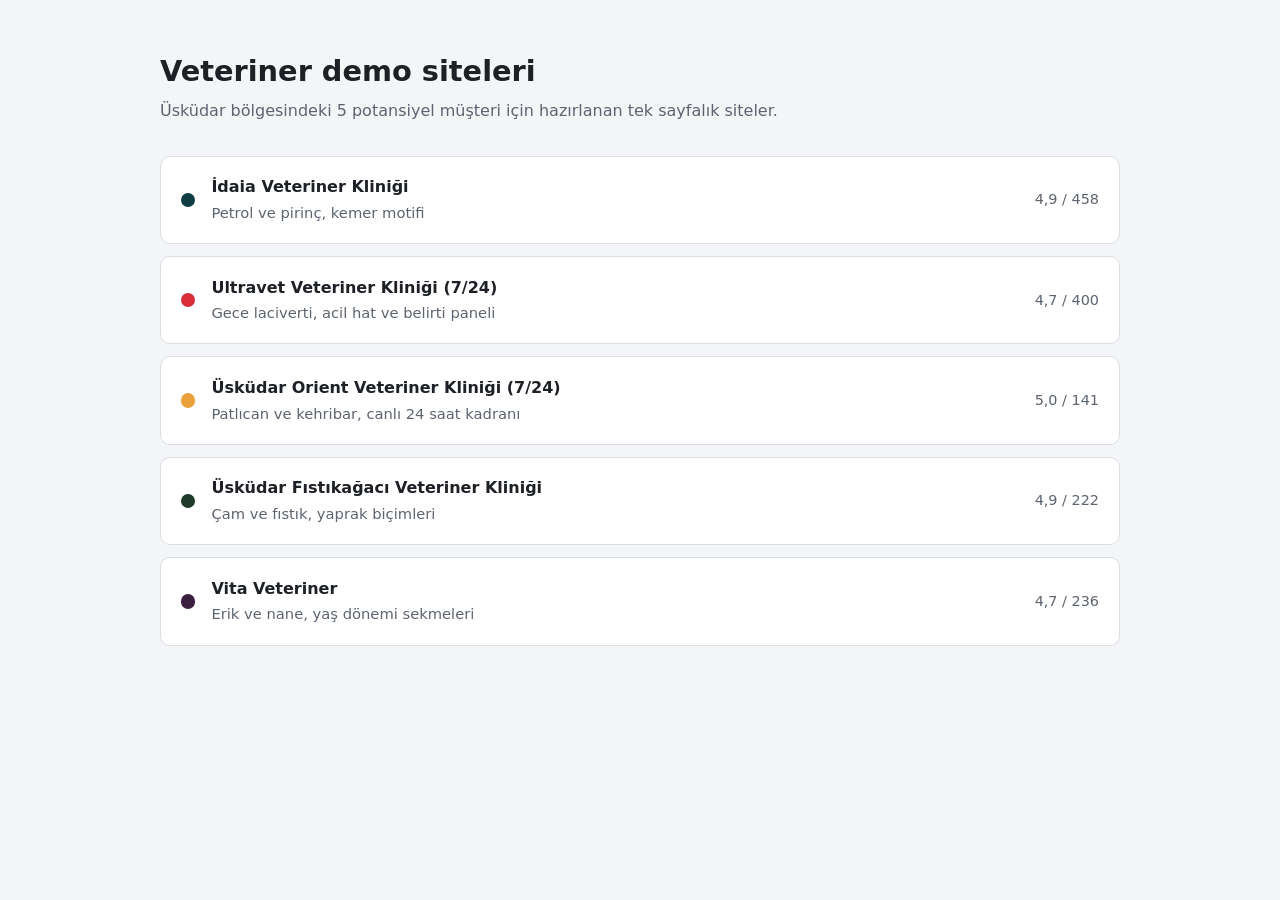
<file: siteler/index.html>
<!doctype html>
<html lang="tr">
<head>
  <meta charset="utf-8">
  <meta name="viewport" content="width=device-width, initial-scale=1">
  <title>Demo siteler</title>
  <meta name="robots" content="noindex">
  <style>
    :root { --zemin: #F4F5F7; --metin: #1D2025; --soluk: #5D6470; --cizgi: #DADDE3; }
    * { box-sizing: border-box; }
    body { margin: 0; font: 1rem/1.6 system-ui, sans-serif; color: var(--metin); background: var(--zemin); }
    main { width: min(100% - 2rem, 60rem); margin: 0 auto; padding: 3rem 0 4rem; }
    h1 { font-size: 1.8rem; margin: 0 0 .25rem; }
    p { margin: 0 0 2rem; color: var(--soluk); }
    ul { list-style: none; margin: 0; padding: 0; display: grid; gap: .75rem; }
    a { display: grid; grid-template-columns: .9rem 1fr auto; align-items: center; gap: 1rem; padding: 1.1rem 1.25rem; background: #fff; border: 1px solid var(--cizgi); border-radius: 10px; text-decoration: none; color: inherit; }
    a:hover { border-color: var(--metin); }
    a:focus-visible { outline: 3px solid #3366FF; outline-offset: 2px; }
    i { width: .9rem; height: .9rem; border-radius: 50%; }
    strong { display: block; }
    span { color: var(--soluk); font-size: .92rem; }
    em { font-style: normal; font-size: .9rem; color: var(--soluk); }
  </style>
</head>
<body>
<main>
  <h1>Veteriner demo siteleri</h1>
  <p>Üsküdar bölgesindeki 5 potansiyel müşteri için hazırlanan tek sayfalık siteler.</p>
  <ul>
    <li><a href="idaia/"><i style="background:#0F3E42"></i><div><strong>İdaia Veteriner Kliniği</strong><span>Petrol ve pirinç, kemer motifi</span></div><em>4,9 / 458</em></a></li>
    <li><a href="ultravet/"><i style="background:#D92D3A"></i><div><strong>Ultravet Veteriner Kliniği (7/24)</strong><span>Gece laciverti, acil hat ve belirti paneli</span></div><em>4,7 / 400</em></a></li>
    <li><a href="orient/"><i style="background:#E9A23B"></i><div><strong>Üsküdar Orient Veteriner Kliniği (7/24)</strong><span>Patlıcan ve kehribar, canlı 24 saat kadranı</span></div><em>5,0 / 141</em></a></li>
    <li><a href="fistikagaci/"><i style="background:#1E3A2B"></i><div><strong>Üsküdar Fıstıkağacı Veteriner Kliniği</strong><span>Çam ve fıstık, yaprak biçimleri</span></div><em>4,9 / 222</em></a></li>
    <li><a href="vita/"><i style="background:#3A2140"></i><div><strong>Vita Veteriner</strong><span>Erik ve nane, yaş dönemi sekmeleri</span></div><em>4,7 / 236</em></a></li>
  </ul>
</main>
</body>
</html>
</file>
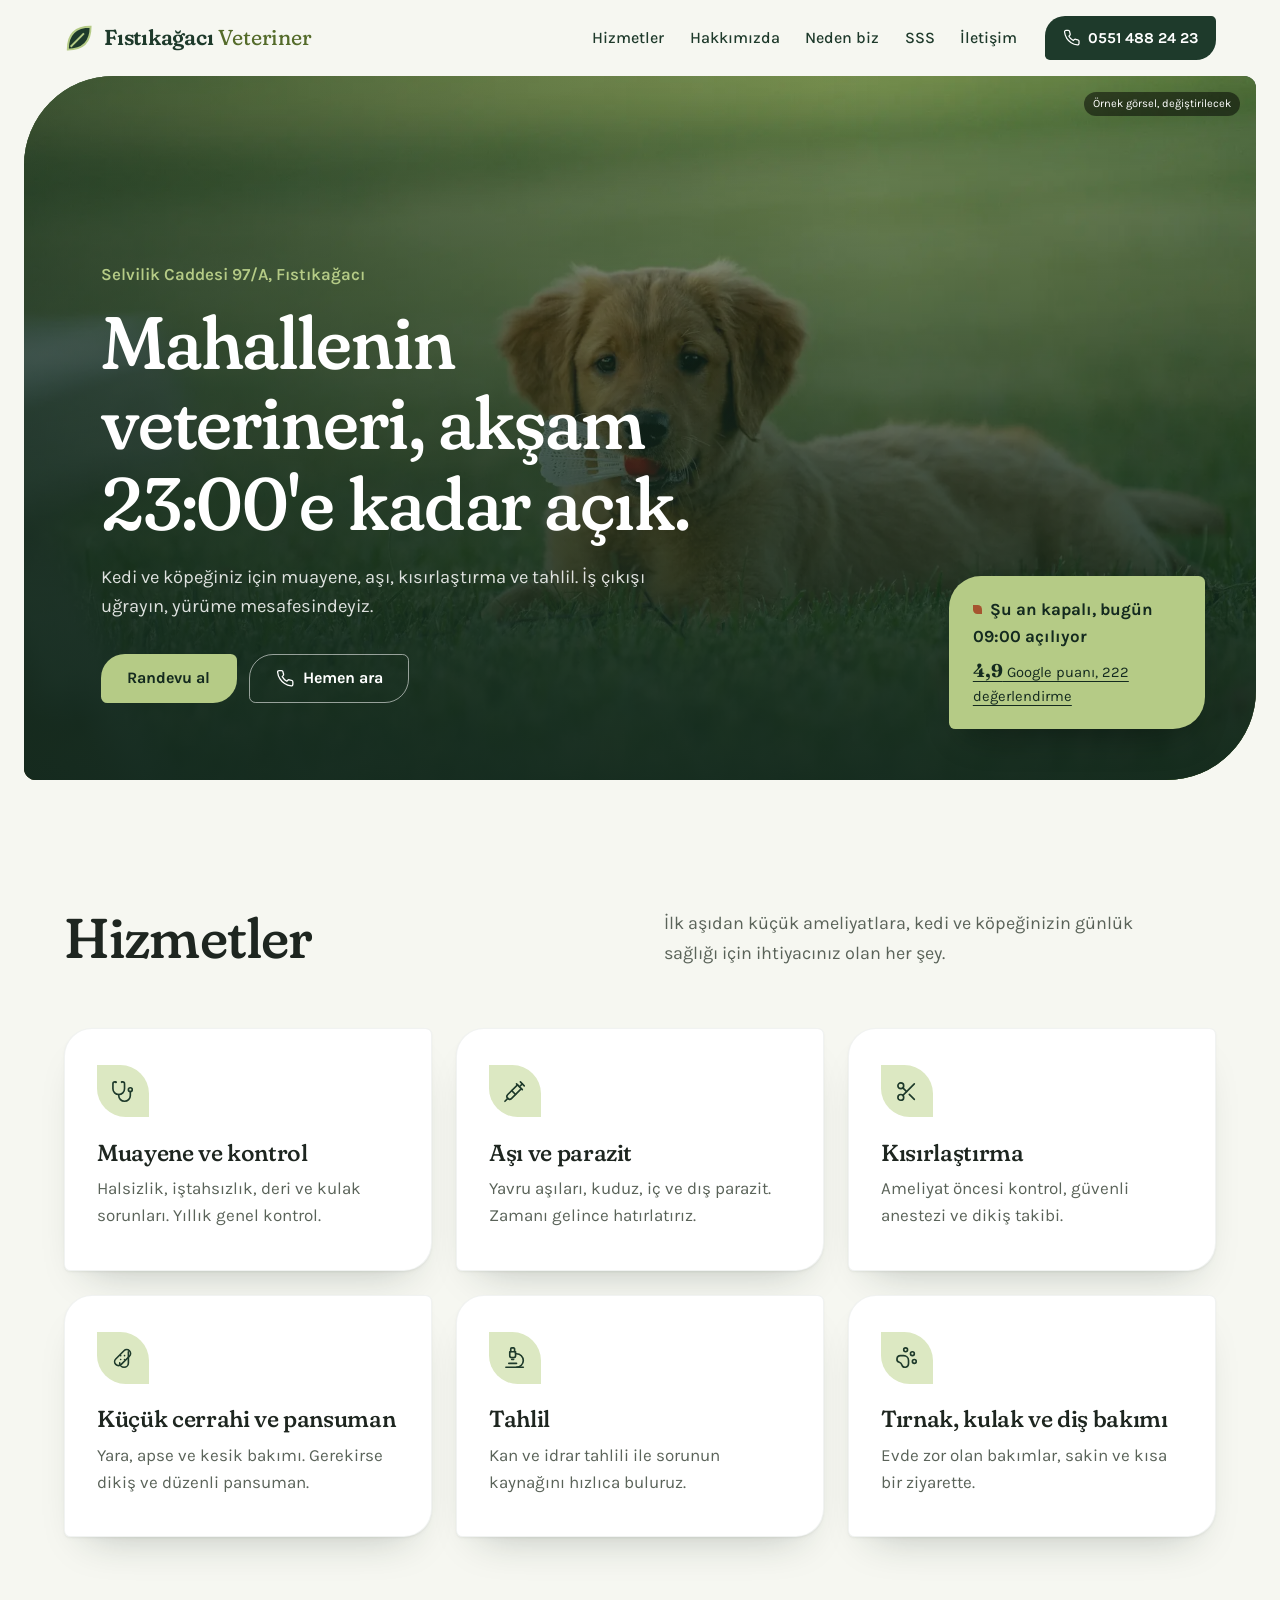
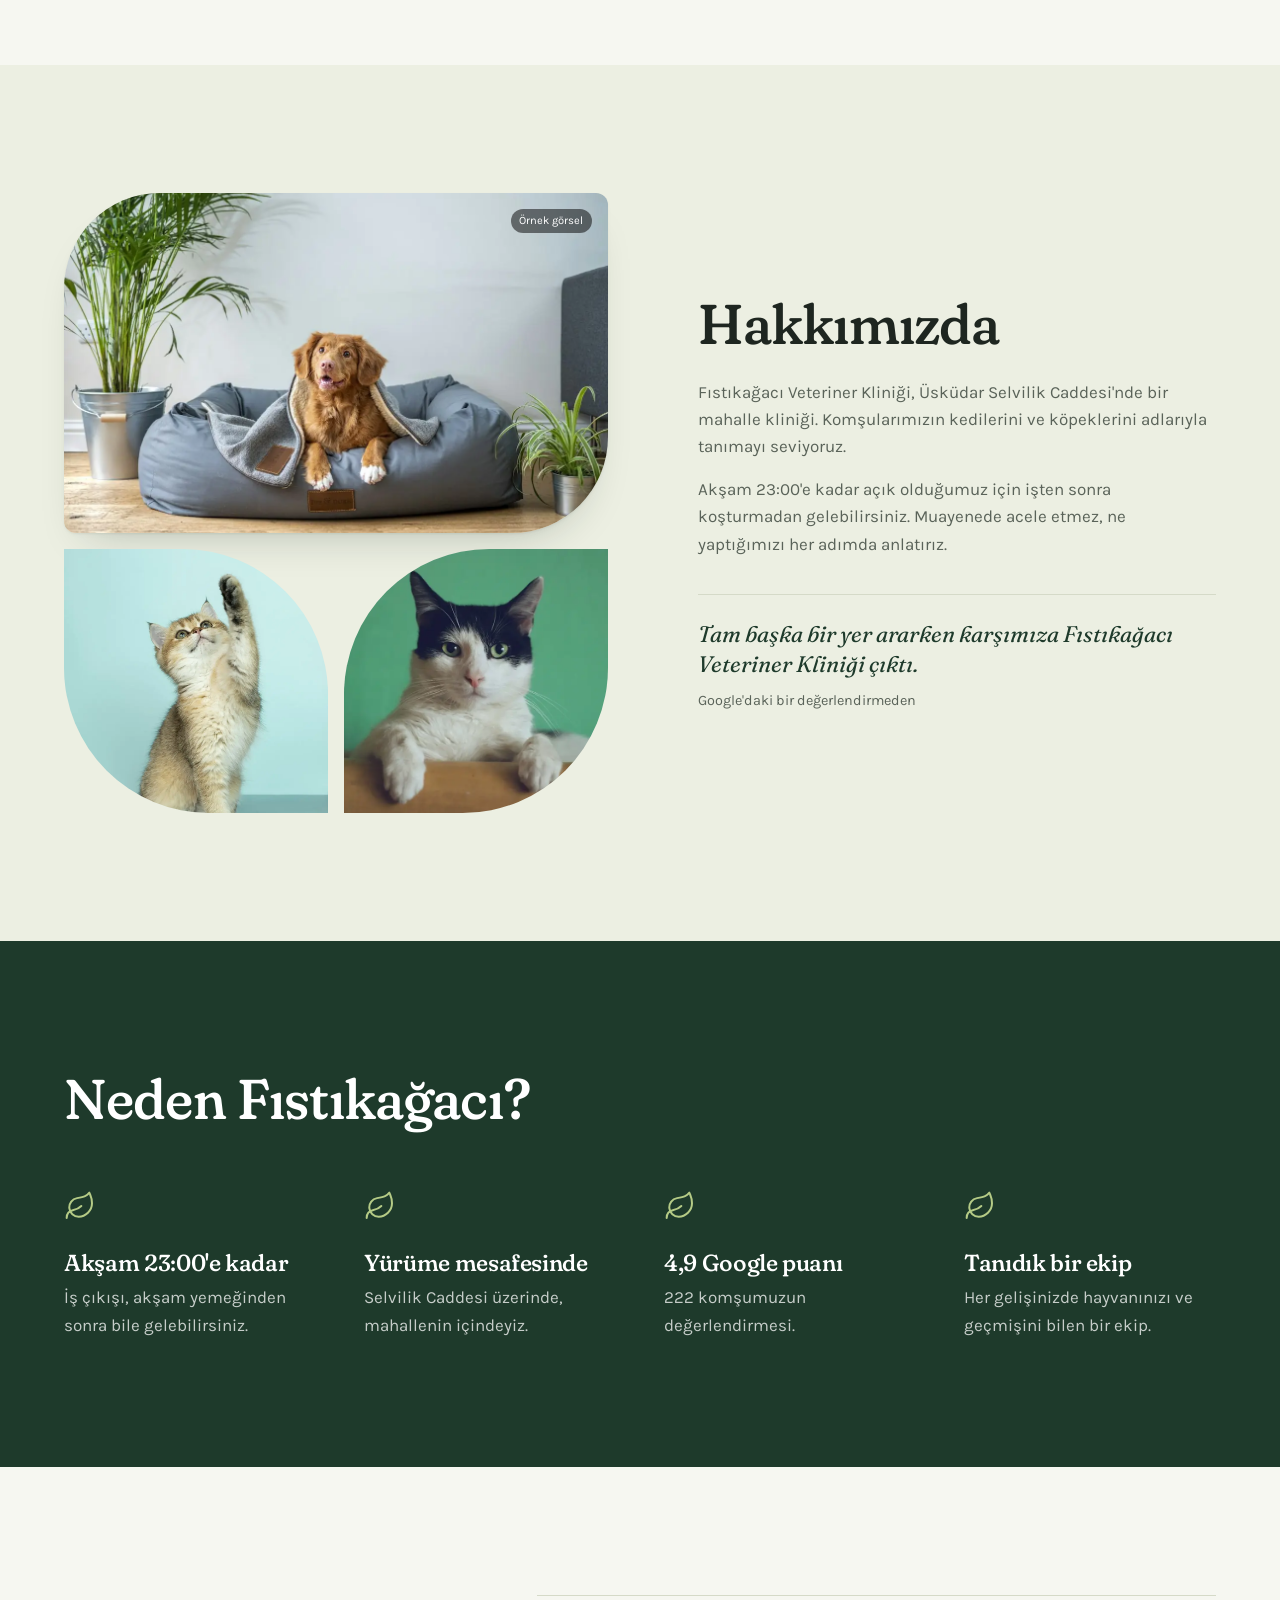
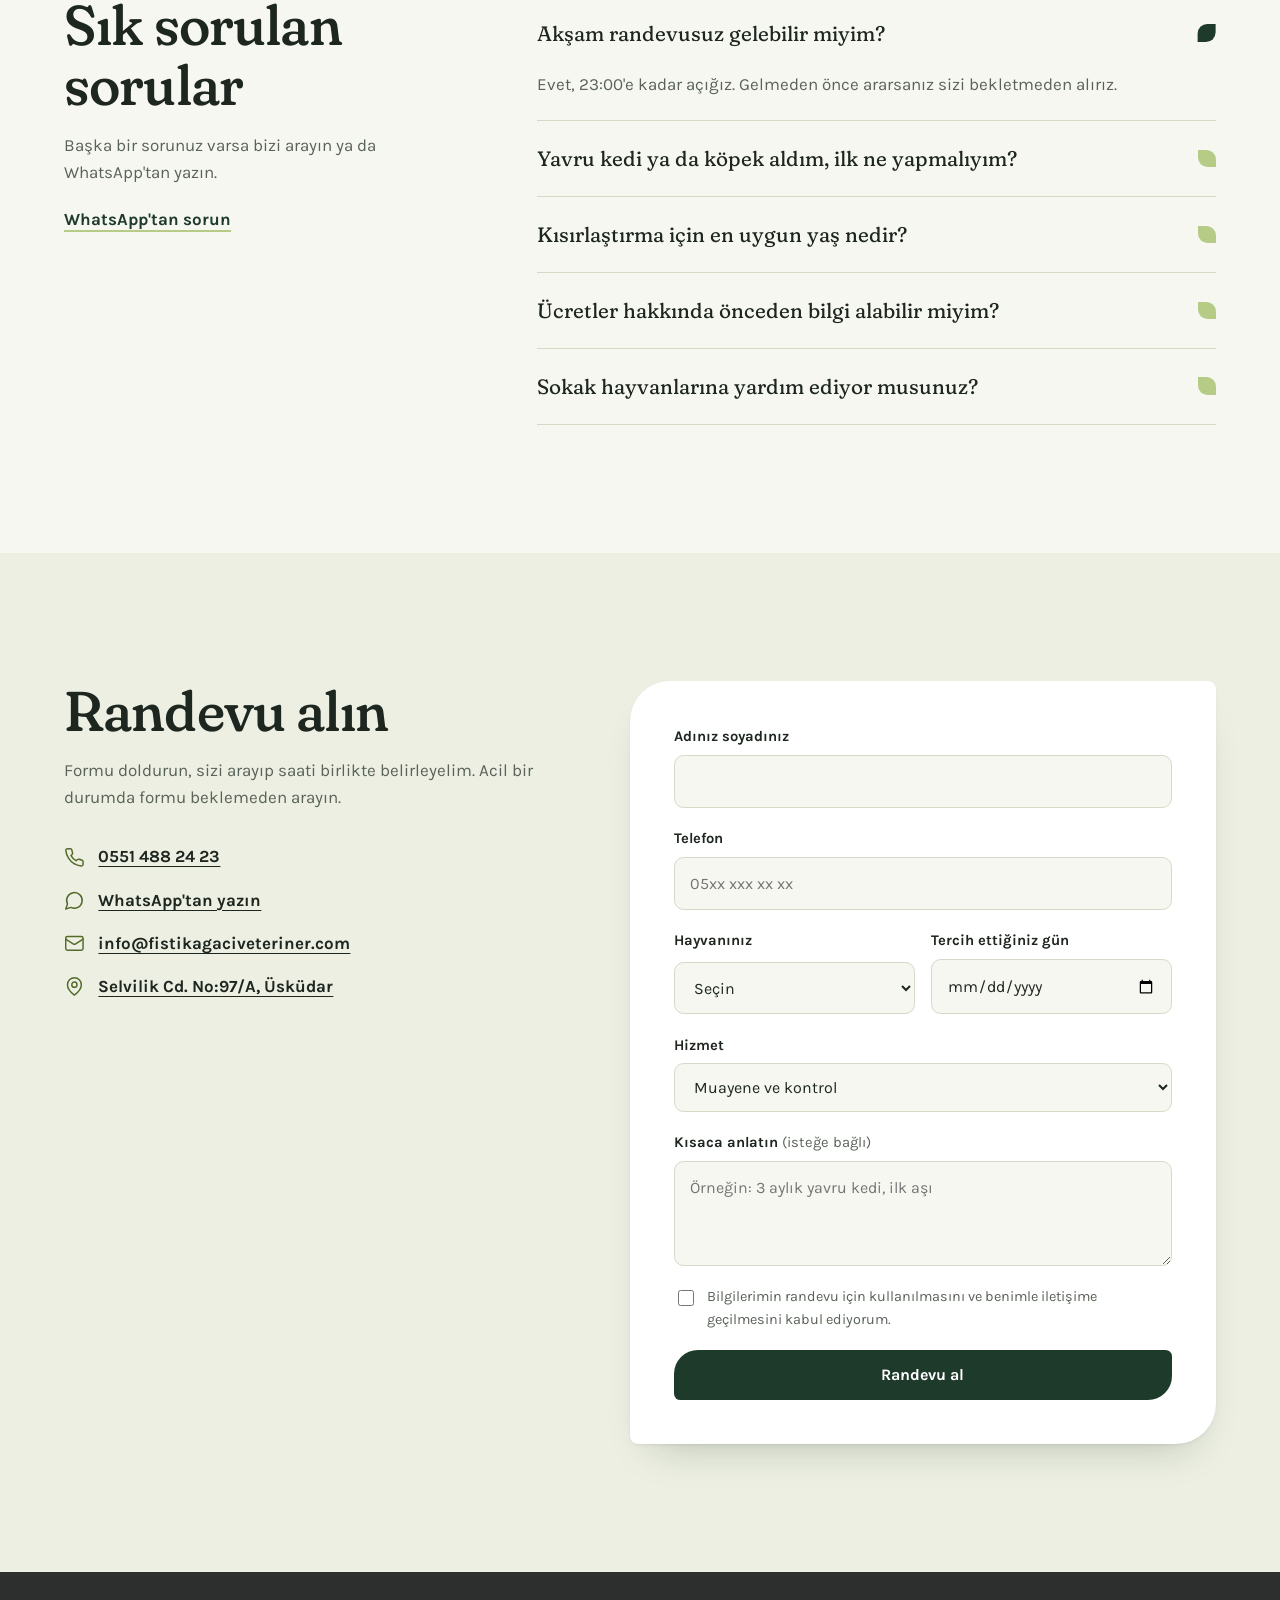
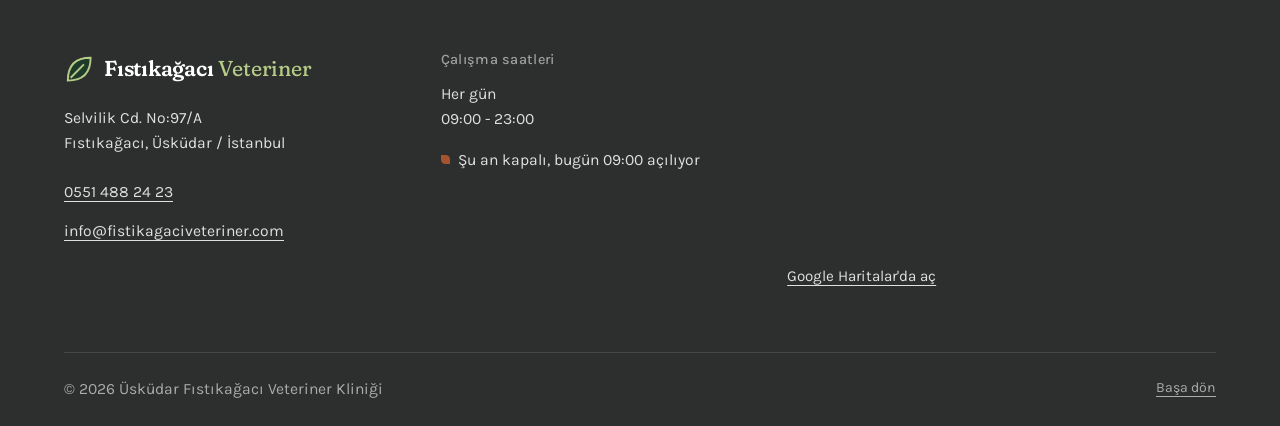
<file: siteler/fistikagaci/index.html>
<!doctype html>
<html lang="tr">
<head>
  <meta charset="utf-8">
  <meta name="viewport" content="width=device-width, initial-scale=1, viewport-fit=cover">
  <title>Fıstıkağacı Veteriner Kliniği | Üsküdar, 23:00'e Kadar Açık</title>
  <meta name="description" content="Fıstıkağacı Selvilik Caddesi'nde veteriner kliniği. Muayene, aşı, kısırlaştırma ve tahlil. Her gün 23:00'e kadar açık. Telefon: 0551 488 24 23.">
  <!-- DEĞİŞTİRİLECEK: alan adı tahmini. canonical, og:url, og:image, şema, robots.txt ve sitemap.xml içinde birlikte güncellenecek. -->
  <link rel="canonical" href="https://www.fistikagaciveteriner.com/">
  <meta name="robots" content="index, follow">
  <meta name="theme-color" content="#1E3A2B">
  <meta property="og:type" content="website">
  <meta property="og:locale" content="tr_TR">
  <meta property="og:site_name" content="Üsküdar Fıstıkağacı Veteriner Kliniği">
  <meta property="og:title" content="Üsküdar Fıstıkağacı Veteriner Kliniği">
  <meta property="og:description" content="Fıstıkağacı Selvilik Caddesi'nde veteriner kliniği. Muayene, aşı, kısırlaştırma ve tahlil. Her gün 23:00'e kadar açık. Telefon: 0551 488 24 23.">
  <meta property="og:url" content="https://www.fistikagaciveteriner.com/">
  <meta property="og:image" content="https://www.fistikagaciveteriner.com/img/og.jpg">
  <meta property="og:image:width" content="1200">
  <meta property="og:image:height" content="630">
  <meta property="og:image:alt" content="Üsküdar Fıstıkağacı Veteriner Kliniği">
  <meta name="twitter:card" content="summary_large_image">
  <link rel="icon" href="data:image/svg+xml,%3Csvg xmlns='http://www.w3.org/2000/svg' viewBox='0 0 32 32'%3E%3Cpath d='M4 28C4 12 12 4 28 4c0 16-8 24-24 24z' fill='%231E3A2B'/%3E%3Cpath d='M6 26 22 10' stroke='%23B5CB86' stroke-width='2'/%3E%3C/svg%3E">
  <link rel="preconnect" href="https://fonts.googleapis.com">
  <link rel="preconnect" href="https://fonts.gstatic.com" crossorigin>
  <link href="https://fonts.googleapis.com/css2?family=Fraunces:opsz,wght,SOFT@9..144,400..600,0..100&family=Karla:wght@400;500;600;700&display=swap" rel="stylesheet">
  <link rel="stylesheet" href="style.css">
  <link rel="preload" as="image" type="image/webp" href="img/hero-1800.webp" imagesrcset="img/hero-900.webp 900w, img/hero-1800.webp 1800w" imagesizes="100vw">
  <script type="application/ld+json">
  {
    "@context": "https://schema.org",
    "@type": "VeterinaryCare",
    "@id": "https://www.fistikagaciveteriner.com/#isletme",
    "name": "Üsküdar Fıstıkağacı Veteriner Kliniği",
    "url": "https://www.fistikagaciveteriner.com/",
    "image": "https://www.fistikagaciveteriner.com/img/og.jpg",
    "telephone": "+905514882423",
    "email": "info@fistikagaciveteriner.com",
    "address": {
      "@type": "PostalAddress",
      "streetAddress": "Selvilik Cd. No:97/A",
      "addressLocality": "Üsküdar",
      "addressRegion": "İstanbul",
      "addressCountry": "TR"
    },
    "geo": {
      "@type": "GeoCoordinates",
      "latitude": 41.0276222,
      "longitude": 29.0251012
    },
    "hasMap": "https://www.google.com/maps/search/?api=1&query=Üsküdar+Fıstıkağacı+Veteriner+Kliniği&query_place_id=ChIJUyaOVui3yhQRk4KDL2MTSoA",
    "areaServed": [
      {
        "@type": "AdministrativeArea",
        "name": "Üsküdar"
      },
      {
        "@type": "City",
        "name": "İstanbul"
      }
    ],
    "openingHoursSpecification": [
      {
        "@type": "OpeningHoursSpecification",
        "dayOfWeek": [
          "Monday",
          "Tuesday",
          "Wednesday",
          "Thursday",
          "Friday",
          "Saturday",
          "Sunday"
        ],
        "opens": "09:00",
        "closes": "23:00"
      }
    ],
    "hasOfferCatalog": {
      "@type": "OfferCatalog",
      "name": "Hizmetler",
      "itemListElement": [
        {
          "@type": "Offer",
          "itemOffered": {
            "@type": "Service",
            "name": "Muayene ve kontrol"
          }
        },
        {
          "@type": "Offer",
          "itemOffered": {
            "@type": "Service",
            "name": "Aşı ve parazit"
          }
        },
        {
          "@type": "Offer",
          "itemOffered": {
            "@type": "Service",
            "name": "Kısırlaştırma"
          }
        },
        {
          "@type": "Offer",
          "itemOffered": {
            "@type": "Service",
            "name": "Küçük cerrahi ve pansuman"
          }
        },
        {
          "@type": "Offer",
          "itemOffered": {
            "@type": "Service",
            "name": "Tahlil"
          }
        },
        {
          "@type": "Offer",
          "itemOffered": {
            "@type": "Service",
            "name": "Tırnak, kulak ve diş bakımı"
          }
        }
      ]
    }
  }
  </script>
</head>
<!-- DEĞİŞTİRİLECEK: çalışma saatleri tahmini (kapanış 23:00 Google'dan), açılış saati işletmeyle doğrulanacak (0 = Pazar) -->
<body data-saatler='{"0":["09:00","23:00"],"1":["09:00","23:00"],"2":["09:00","23:00"],"3":["09:00","23:00"],"4":["09:00","23:00"],"5":["09:00","23:00"],"6":["09:00","23:00"]}'>

<svg width="0" height="0" style="position:absolute" aria-hidden="true">
  <symbol id="i-tel" viewBox="0 0 24 24"><path d="M22 16.92v3a2 2 0 0 1-2.18 2 19.79 19.79 0 0 1-8.63-3.07 19.5 19.5 0 0 1-6-6 19.79 19.79 0 0 1-3.07-8.67A2 2 0 0 1 4.11 2h3a2 2 0 0 1 2 1.72c.13.96.36 1.9.7 2.81a2 2 0 0 1-.45 2.11L8.09 9.91a16 16 0 0 0 6 6l1.27-1.27a2 2 0 0 1 2.11-.45c.91.34 1.85.57 2.81.7A2 2 0 0 1 22 16.92z"/></symbol>
  <symbol id="i-pin" viewBox="0 0 24 24"><path d="M20 10c0 6-8 12-8 12s-8-6-8-12a8 8 0 0 1 16 0Z"/><circle cx="12" cy="10" r="3"/></symbol>
  <symbol id="i-posta" viewBox="0 0 24 24"><rect width="20" height="16" x="2" y="4" rx="2"/><path d="m22 7-8.97 5.7a1.94 1.94 0 0 1-2.06 0L2 7"/></symbol>
  <symbol id="i-mesaj" viewBox="0 0 24 24"><path d="M7.9 20A9 9 0 1 0 4 16.1L2 22Z"/></symbol>
  <symbol id="i-yaprak" viewBox="0 0 24 24"><path d="M11 20A7 7 0 0 1 9.8 6.1C15.5 5 17 4.48 19 2c1 2 2 4.18 2 8 0 5.5-4.78 10-10 10Z"/><path d="M2 21c0-3 1.85-5.36 5.08-6C9.5 14.52 12 13 13 12"/></symbol>
  <symbol id="i-steteskop" viewBox="0 0 24 24"><path d="M4.8 2.3A.3.3 0 1 0 5 2H4a2 2 0 0 0-2 2v5a6 6 0 0 0 12 0V4a2 2 0 0 0-2-2h-1a.2.2 0 1 0 .3.3"/><path d="M8 15v1a6 6 0 0 0 12 0v-4"/><circle cx="20" cy="10" r="2"/></symbol>
  <symbol id="i-asi" viewBox="0 0 24 24"><path d="m18 2 4 4"/><path d="m17 7 3-3"/><path d="M19 9 8.7 19.3c-1 1-2.5 1-3.4 0l-.6-.6c-1-1-1-2.5 0-3.4L15 5"/><path d="m9 11 4 4"/><path d="m5 19-3 3"/><path d="m14 4 6 6"/></symbol>
  <symbol id="i-makas" viewBox="0 0 24 24"><circle cx="6" cy="6" r="3"/><path d="M8.12 8.12 12 12"/><path d="M20 4 8.12 15.88"/><circle cx="6" cy="18" r="3"/><path d="M14.8 14.8 20 20"/></symbol>
  <symbol id="i-mikroskop" viewBox="0 0 24 24"><path d="M6 18h8"/><path d="M3 22h18"/><path d="M14 22a7 7 0 1 0 0-14h-1"/><path d="M9 14h2"/><path d="M9 12a2 2 0 0 1-2-2V6h6v4a2 2 0 0 1-2 2Z"/><path d="M12 6V3a1 1 0 0 0-1-1H9a1 1 0 0 0-1 1v3"/></symbol>
  <symbol id="i-bant" viewBox="0 0 24 24"><path d="M10 10.01h.01M10 14.01h.01M14 10.01h.01M14 14.01h.01"/><path d="M18 6v11.5a4.5 4.5 0 0 1-9 0 0 0 0 0 1 0 0"/><rect width="20" height="8" x="2" y="8" rx="4" transform="rotate(-45 12 12)"/></symbol>
  <symbol id="i-pati" viewBox="0 0 24 24"><circle cx="11" cy="4" r="2"/><circle cx="18" cy="8" r="2"/><circle cx="20" cy="16" r="2"/><path d="M9 10a5 5 0 0 1 5 5v3.5a3.5 3.5 0 0 1-6.84 1.045Q6.52 17.48 4.46 16.84A3.5 3.5 0 0 1 5.5 10Z"/></symbol>
</svg>

<a class="atla" href="#icerik">İçeriğe geç</a>

<header class="ust" data-header>
  <div class="ust__ic kap">
    <a class="logo" href="#ust" aria-label="Üsküdar Fıstıkağacı Veteriner Kliniği, sayfa başı">
      <svg class="logo__isaret" viewBox="0 0 32 32" aria-hidden="true"><path d="M4 28C4 12 12 4 28 4c0 16-8 24-24 24z"/><path d="M7 25 21 11"/></svg>
      <span class="logo__ad">Fıstıkağacı <em>Veteriner</em></span>
    </a>
    <nav class="menu" id="menu" data-menu aria-label="Ana menü">
      <a href="#hizmetler">Hizmetler</a>
      <a href="#hakkimizda">Hakkımızda</a>
      <a href="#neden-biz">Neden biz</a>
      <a href="#sss">SSS</a>
      <a href="#iletisim">İletişim</a>
      <a class="menu__randevu" href="#randevu">Randevu al</a>
    </nav>
    <a class="ust__tel" href="tel:+905514882423"><svg class="ik"><use href="#i-tel"/></svg><span>0551 488 24 23</span></a>
    <button class="menu-dugme" type="button" data-menu-toggle aria-expanded="false" aria-controls="menu" aria-label="Menüyü aç"><span></span></button>
  </div>
</header>

<main id="icerik">

  <section class="acilis" id="ust" aria-labelledby="acilis-baslik">
    <div class="acilis__cerceve">
      <!-- DEĞİŞTİRİLECEK: stok görsel (Unsplash). Kliniğin vitrini ya da içeriden bir fotoğraf/video konacak. -->
      <img class="acilis__gorsel" src="img/hero-1800.webp" srcset="img/hero-900.webp 900w, img/hero-1800.webp 1800w" sizes="100vw" width="1800" height="1200" alt="Çimenlerin üzerinde uzanan golden retriever yavrusu" data-degistirilecek="stok görsel" fetchpriority="high">
      <div class="acilis__ic">
        <p class="acilis__ust">Selvilik Caddesi 97/A, Fıstıkağacı</p>
        <h1 id="acilis-baslik">Mahallenin veterineri, akşam 23:00'e kadar açık.</h1>
        <p class="acilis__alt">Kedi ve köpeğiniz için muayene, aşı, kısırlaştırma ve tahlil. İş çıkışı uğrayın, yürüme mesafesindeyiz.</p>
        <div class="dugmeler">
          <a class="dugme dugme--ana" href="#randevu" data-ana-cagri>Randevu al</a>
          <a class="dugme dugme--cizgi" href="tel:+905514882423"><svg class="ik"><use href="#i-tel"/></svg>Hemen ara</a>
        </div>
      </div>
      <div class="acilis__rozet">
        <p class="acilis__durum" data-acik-durum>Her gün 09:00 - 23:00</p>
        <a href="https://www.google.com/maps/search/?api=1&amp;query=%C3%9Csk%C3%BCdar+F%C4%B1st%C4%B1ka%C4%9Fac%C4%B1+Veteriner+Klini%C4%9Fi&amp;query_place_id=ChIJUyaOVui3yhQRk4KDL2MTSoA" target="_blank" rel="noopener"><strong>4,9</strong> Google puanı, 222 değerlendirme</a>
      </div>
      <span class="stok">Örnek görsel, değiştirilecek</span>
    </div>
  </section>

  <section class="bolum" id="hizmetler" aria-labelledby="hizmetler-baslik">
    <div class="kap">
      <div class="bolum__bas">
        <h2 id="hizmetler-baslik">Hizmetler</h2>
        <p>İlk aşıdan küçük ameliyatlara, kedi ve köpeğinizin günlük sağlığı için ihtiyacınız olan her şey.</p>
      </div>
      <ul class="kartlar">
        <li class="kart">
          <span class="kart__yaprak"><svg class="ik"><use href="#i-steteskop"/></svg></span>
          <h3>Muayene ve kontrol</h3>
          <p>Halsizlik, iştahsızlık, deri ve kulak sorunları. Yıllık genel kontrol.</p>
        </li>
        <li class="kart">
          <span class="kart__yaprak"><svg class="ik"><use href="#i-asi"/></svg></span>
          <h3>Aşı ve parazit</h3>
          <p>Yavru aşıları, kuduz, iç ve dış parazit. Zamanı gelince hatırlatırız.</p>
        </li>
        <li class="kart">
          <span class="kart__yaprak"><svg class="ik"><use href="#i-makas"/></svg></span>
          <h3>Kısırlaştırma</h3>
          <p>Ameliyat öncesi kontrol, güvenli anestezi ve dikiş takibi.</p>
        </li>
        <li class="kart">
          <span class="kart__yaprak"><svg class="ik"><use href="#i-bant"/></svg></span>
          <h3>Küçük cerrahi ve pansuman</h3>
          <p>Yara, apse ve kesik bakımı. Gerekirse dikiş ve düzenli pansuman.</p>
        </li>
        <li class="kart">
          <span class="kart__yaprak"><svg class="ik"><use href="#i-mikroskop"/></svg></span>
          <h3>Tahlil</h3>
          <p>Kan ve idrar tahlili ile sorunun kaynağını hızlıca buluruz.</p>
        </li>
        <li class="kart">
          <span class="kart__yaprak"><svg class="ik"><use href="#i-pati"/></svg></span>
          <h3>Tırnak, kulak ve diş bakımı</h3>
          <p>Evde zor olan bakımlar, sakin ve kısa bir ziyarette.</p>
        </li>
      </ul>
    </div>
  </section>

  <section class="bolum bolum--kum" id="hakkimizda" aria-labelledby="hakkimizda-baslik">
    <div class="kap hakkimizda">
      <div class="hakkimizda__gorseller">
        <!-- DEĞİŞTİRİLECEK: stok görseller (Unsplash). Klinik içi, ekip ve hasta fotoğrafları konacak. -->
        <figure class="yaprak yaprak--buyuk">
          <img src="img/hakkimizda.webp" width="1100" height="825" decoding="async" alt="Bitkilerle dolu aydınlık bir odada yatağında dinlenen köpek" loading="lazy" data-degistirilecek="stok görsel">
          <span class="stok">Örnek görsel</span>
        </figure>
        <figure class="yaprak yaprak--kucuk yaprak--1">
          <img src="img/yavru.webp" width="900" height="1349" decoding="async" alt="Patisini kaldırmış oyun oynayan yavru kedi" loading="lazy" data-degistirilecek="stok görsel">
        </figure>
        <figure class="yaprak yaprak--kucuk yaprak--2">
          <img src="img/kedi.webp" width="900" height="619" decoding="async" alt="Yeşil duvarın önünde meraklı bakan kedi" loading="lazy" data-degistirilecek="stok görsel">
        </figure>
      </div>
      <div class="hakkimizda__metin">
        <h2 id="hakkimizda-baslik">Hakkımızda</h2>
        <p>Fıstıkağacı Veteriner Kliniği, Üsküdar Selvilik Caddesi'nde bir mahalle kliniği. Komşularımızın kedilerini ve köpeklerini adlarıyla tanımayı seviyoruz.</p>
        <p>Akşam 23:00'e kadar açık olduğumuz için işten sonra koşturmadan gelebilirsiniz. Muayenede acele etmez, ne yaptığımızı her adımda anlatırız.</p>
        <blockquote class="alinti">
          <p>Tam başka bir yer ararken karşımıza Fıstıkağacı Veteriner Kliniği çıktı.</p>
          <cite>Google'daki bir değerlendirmeden</cite>
        </blockquote>
      </div>
    </div>
  </section>

  <section class="bolum bolum--cam" id="neden-biz" aria-labelledby="neden-baslik">
    <div class="kap">
      <div class="bolum__bas">
        <h2 id="neden-baslik">Neden Fıstıkağacı?</h2>
      </div>
      <ul class="nedenler">
        <li>
          <svg class="ik"><use href="#i-yaprak"/></svg>
          <h3>Akşam 23:00'e kadar</h3>
          <p>İş çıkışı, akşam yemeğinden sonra bile gelebilirsiniz.</p>
        </li>
        <li>
          <svg class="ik"><use href="#i-yaprak"/></svg>
          <h3>Yürüme mesafesinde</h3>
          <p>Selvilik Caddesi üzerinde, mahallenin içindeyiz.</p>
        </li>
        <li>
          <svg class="ik"><use href="#i-yaprak"/></svg>
          <h3>4,9 Google puanı</h3>
          <p>222 komşumuzun değerlendirmesi.</p>
        </li>
        <li>
          <svg class="ik"><use href="#i-yaprak"/></svg>
          <h3>Tanıdık bir ekip</h3>
          <p>Her gelişinizde hayvanınızı ve geçmişini bilen bir ekip.</p>
        </li>
      </ul>
    </div>
  </section>

  <section class="bolum" id="sss" aria-labelledby="sss-baslik">
    <div class="kap sss">
      <div class="sss__bas">
        <h2 id="sss-baslik">Sık sorulan sorular</h2>
        <p>Başka bir sorunuz varsa bizi arayın ya da WhatsApp'tan yazın.</p>
        <a class="metin-baglanti" href="https://wa.me/905514882423?text=Merhaba%2C%20bir%20sorum%20var." target="_blank" rel="noopener">WhatsApp'tan sorun</a>
      </div>
      <div class="sss__liste">
        <details name="sss" open>
          <summary>Akşam randevusuz gelebilir miyim?</summary>
          <p>Evet, 23:00'e kadar açığız. Gelmeden önce ararsanız sizi bekletmeden alırız.</p>
        </details>
        <details name="sss">
          <summary>Yavru kedi ya da köpek aldım, ilk ne yapmalıyım?</summary>
          <p>İlk muayeneye getirin. Genel kontrol, parazit uygulaması ve aşı takvimini birlikte planlarız.</p>
        </details>
        <details name="sss">
          <summary>Kısırlaştırma için en uygun yaş nedir?</summary>
          <p>Türe, ırka ve sağlık durumuna göre değişir. Muayenede hayvanınız için en doğru zamanı konuşuruz.</p>
        </details>
        <details name="sss">
          <summary>Ücretler hakkında önceden bilgi alabilir miyim?</summary>
          <p>Evet. Telefonda ya da muayene başında tahmini maliyeti paylaşırız.</p>
        </details>
        <details name="sss">
          <summary>Sokak hayvanlarına yardım ediyor musunuz?</summary>
          <p>Bulduğunuz yaralı bir sokak hayvanı için bizi arayın, neler yapabileceğimizi birlikte konuşalım.</p>
        </details>
      </div>
    </div>
  </section>

  <section class="bolum bolum--kum" id="iletisim" aria-labelledby="iletisim-baslik">
    <div class="kap iletisim">
      <div class="iletisim__bilgi">
        <h2 id="iletisim-baslik">Randevu alın</h2>
        <p>Formu doldurun, sizi arayıp saati birlikte belirleyelim. Acil bir durumda formu beklemeden arayın.</p>
        <ul class="kanallar">
          <li><svg class="ik"><use href="#i-tel"/></svg><a href="tel:+905514882423">0551 488 24 23</a></li>
          <li><svg class="ik"><use href="#i-mesaj"/></svg><a href="https://wa.me/905514882423?text=Merhaba%2C%20randevu%20almak%20istiyorum." target="_blank" rel="noopener">WhatsApp'tan yazın</a></li>
          <!-- DEĞİŞTİRİLECEK: e-posta adresi işletmeden alınacak -->
          <li><svg class="ik"><use href="#i-posta"/></svg><a href="mailto:info@fistikagaciveteriner.com">info@fistikagaciveteriner.com</a></li>
          <li><svg class="ik"><use href="#i-pin"/></svg><a href="https://www.google.com/maps/dir/?api=1&amp;destination=%C3%9Csk%C3%BCdar+F%C4%B1st%C4%B1ka%C4%9Fac%C4%B1+Veteriner+Klini%C4%9Fi&amp;destination_place_id=ChIJUyaOVui3yhQRk4KDL2MTSoA" target="_blank" rel="noopener">Selvilik Cd. No:97/A, Üsküdar</a></li>
        </ul>
      </div>

      <form class="form" id="randevu" name="randevu" method="POST" data-netlify="true" netlify-honeypot="bot-field" data-telefon="0551 488 24 23">
        <input type="hidden" name="form-name" value="randevu">
        <p class="gizli"><label>Bu alanı boş bırakın <input name="bot-field" tabindex="-1" autocomplete="off"></label></p>
        <div class="alan">
          <label for="ad">Adınız soyadınız</label>
          <input id="ad" name="ad" type="text" autocomplete="name" required>
        </div>
        <div class="alan">
          <label for="telefon">Telefon</label>
          <input id="telefon" name="telefon" type="tel" inputmode="tel" autocomplete="tel" placeholder="05xx xxx xx xx" pattern="[0-9 \+\(\)]{10,}" required>
        </div>
        <div class="alan-ikili">
          <div class="alan">
            <label for="tur">Hayvanınız</label>
            <select id="tur" name="tur" required>
              <option value="" selected disabled>Seçin</option>
              <option>Kedi</option><option>Köpek</option><option>Kuş</option><option>Tavşan</option><option>Diğer</option>
            </select>
          </div>
          <div class="alan">
            <label for="gun">Tercih ettiğiniz gün</label>
            <input id="gun" name="gun" type="date">
          </div>
        </div>
        <div class="alan">
          <label for="hizmet">Hizmet</label>
          <select id="hizmet" name="hizmet">
            <option>Muayene ve kontrol</option><option>Aşı ve parazit</option><option>Kısırlaştırma</option><option>Küçük cerrahi ve pansuman</option><option>Tahlil</option><option>Tırnak, kulak ve diş bakımı</option><option>Emin değilim</option>
          </select>
        </div>
        <div class="alan">
          <label for="mesaj">Kısaca anlatın <span class="istege-bagli">(isteğe bağlı)</span></label>
          <textarea id="mesaj" name="mesaj" rows="3" placeholder="Örneğin: 3 aylık yavru kedi, ilk aşı"></textarea>
        </div>
        <label class="onay"><input type="checkbox" name="kvkk" required> Bilgilerimin randevu için kullanılmasını ve benimle iletişime geçilmesini kabul ediyorum.</label>
        <button class="dugme dugme--ana dugme--tam" type="submit">Randevu al</button>
        <p class="form__durum" data-form-durum role="status" aria-live="polite"></p>
      </form>
    </div>
  </section>

</main>

<footer class="alt">
  <div class="kap alt__ic">
    <div>
      <a class="logo" href="#ust"><svg class="logo__isaret" viewBox="0 0 32 32" aria-hidden="true"><path d="M4 28C4 12 12 4 28 4c0 16-8 24-24 24z"/><path d="M7 25 21 11"/></svg><span class="logo__ad">Fıstıkağacı <em>Veteriner</em></span></a>
      <p>Selvilik Cd. No:97/A<br>Fıstıkağacı, Üsküdar / İstanbul</p>
      <p><a href="tel:+905514882423">0551 488 24 23</a><br><a href="mailto:info@fistikagaciveteriner.com">info@fistikagaciveteriner.com</a></p>
    </div>
    <div>
      <h2>Çalışma saatleri</h2>
      <p>Her gün<br>09:00 - 23:00</p>
      <p data-acik-durum></p>
    </div>
    <div class="alt__harita">
      <iframe title="Üsküdar Fıstıkağacı Veteriner Kliniği harita konumu" src="https://maps.google.com/maps?q=41.0276222,29.0251012&amp;z=16&amp;hl=tr&amp;output=embed" loading="lazy" referrerpolicy="no-referrer-when-downgrade"></iframe>
      <a href="https://www.google.com/maps/search/?api=1&amp;query=%C3%9Csk%C3%BCdar+F%C4%B1st%C4%B1ka%C4%9Fac%C4%B1+Veteriner+Klini%C4%9Fi&amp;query_place_id=ChIJUyaOVui3yhQRk4KDL2MTSoA" target="_blank" rel="noopener">Google Haritalar'da aç</a>
    </div>
  </div>
  <div class="kap alt__son">
    <p>&copy; <span data-yil>2026</span> Üsküdar Fıstıkağacı Veteriner Kliniği</p>
    <a href="#ust">Başa dön</a>
  </div>
</footer>

<nav class="mobil-bar" aria-label="Hızlı iletişim">
  <a class="mobil-bar__ara" href="tel:+905514882423" aria-label="Hemen ara: 0551 488 24 23"><svg class="ik"><use href="#i-tel"/></svg>0551 488 24 23</a>
  <a class="mobil-bar__randevu" href="#randevu">Randevu al</a>
</nav>

<script src="site.js" defer></script>
</body>
</html>
</file>
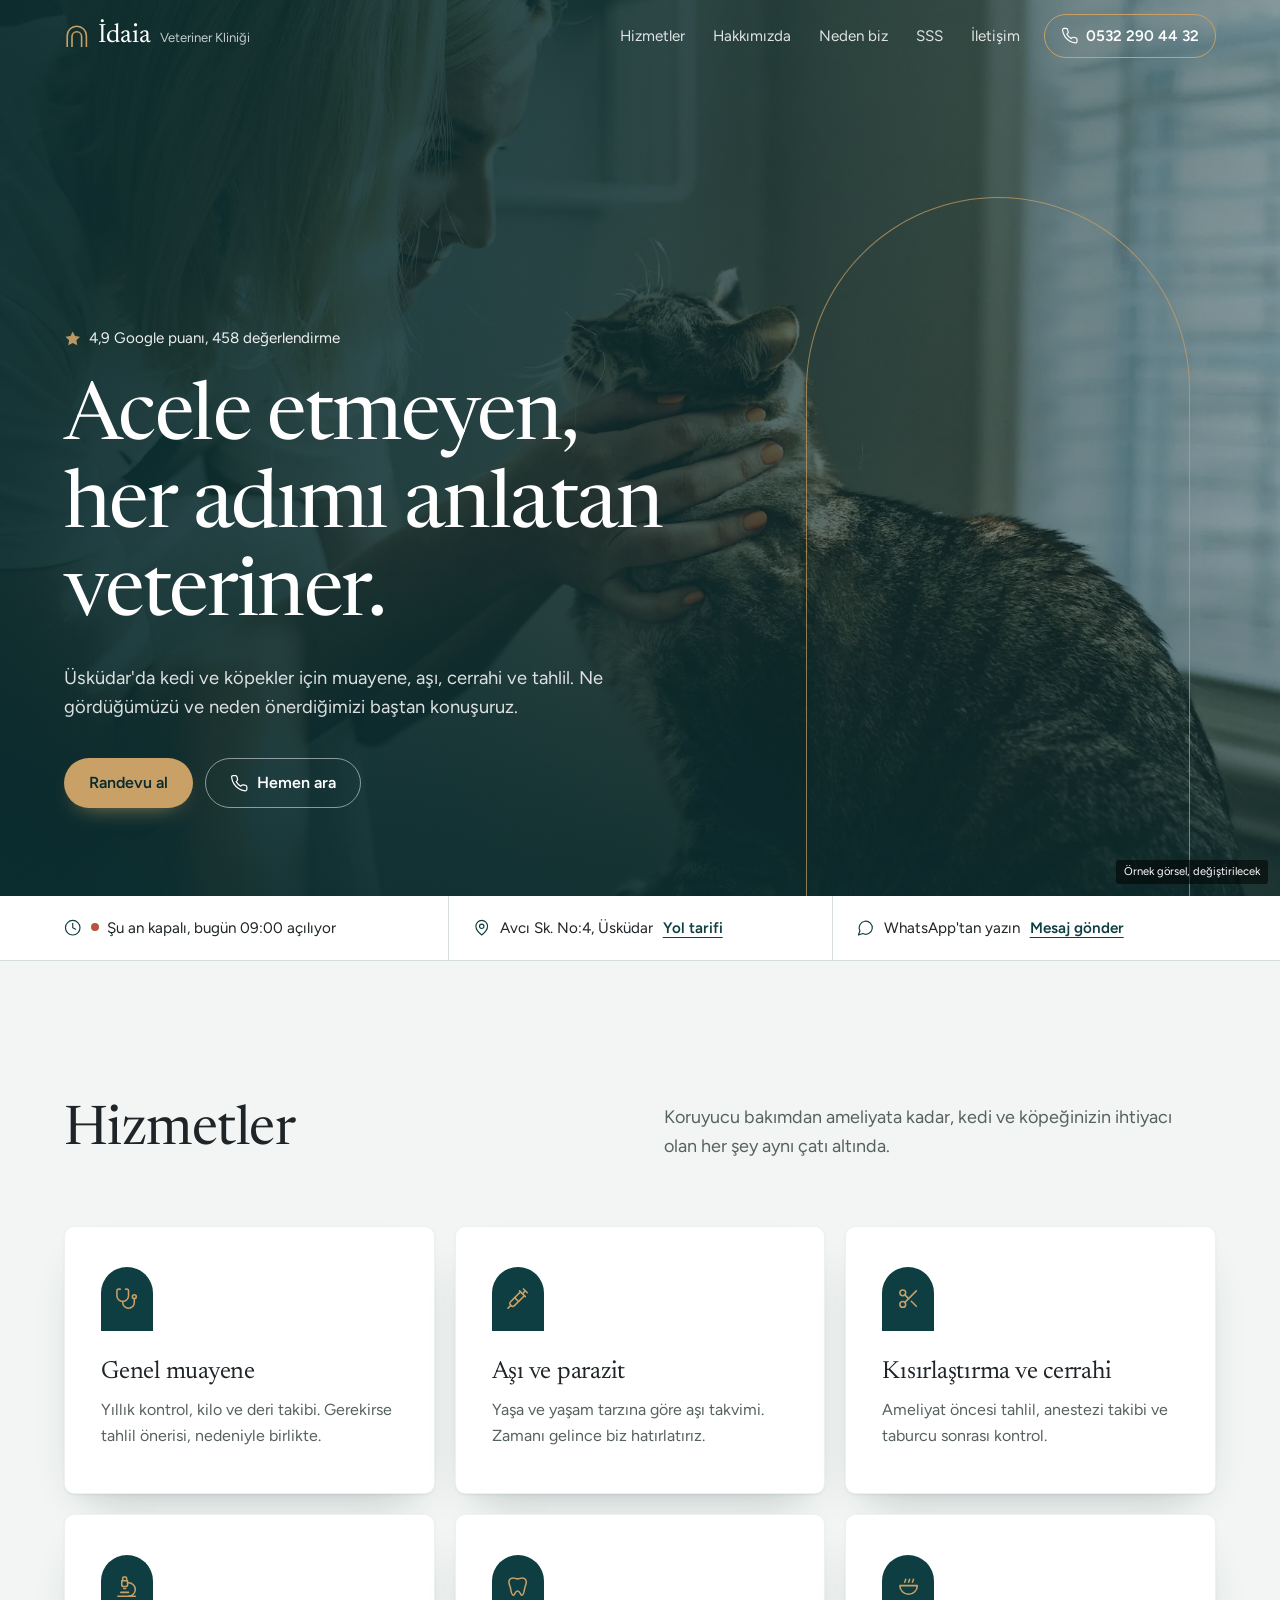
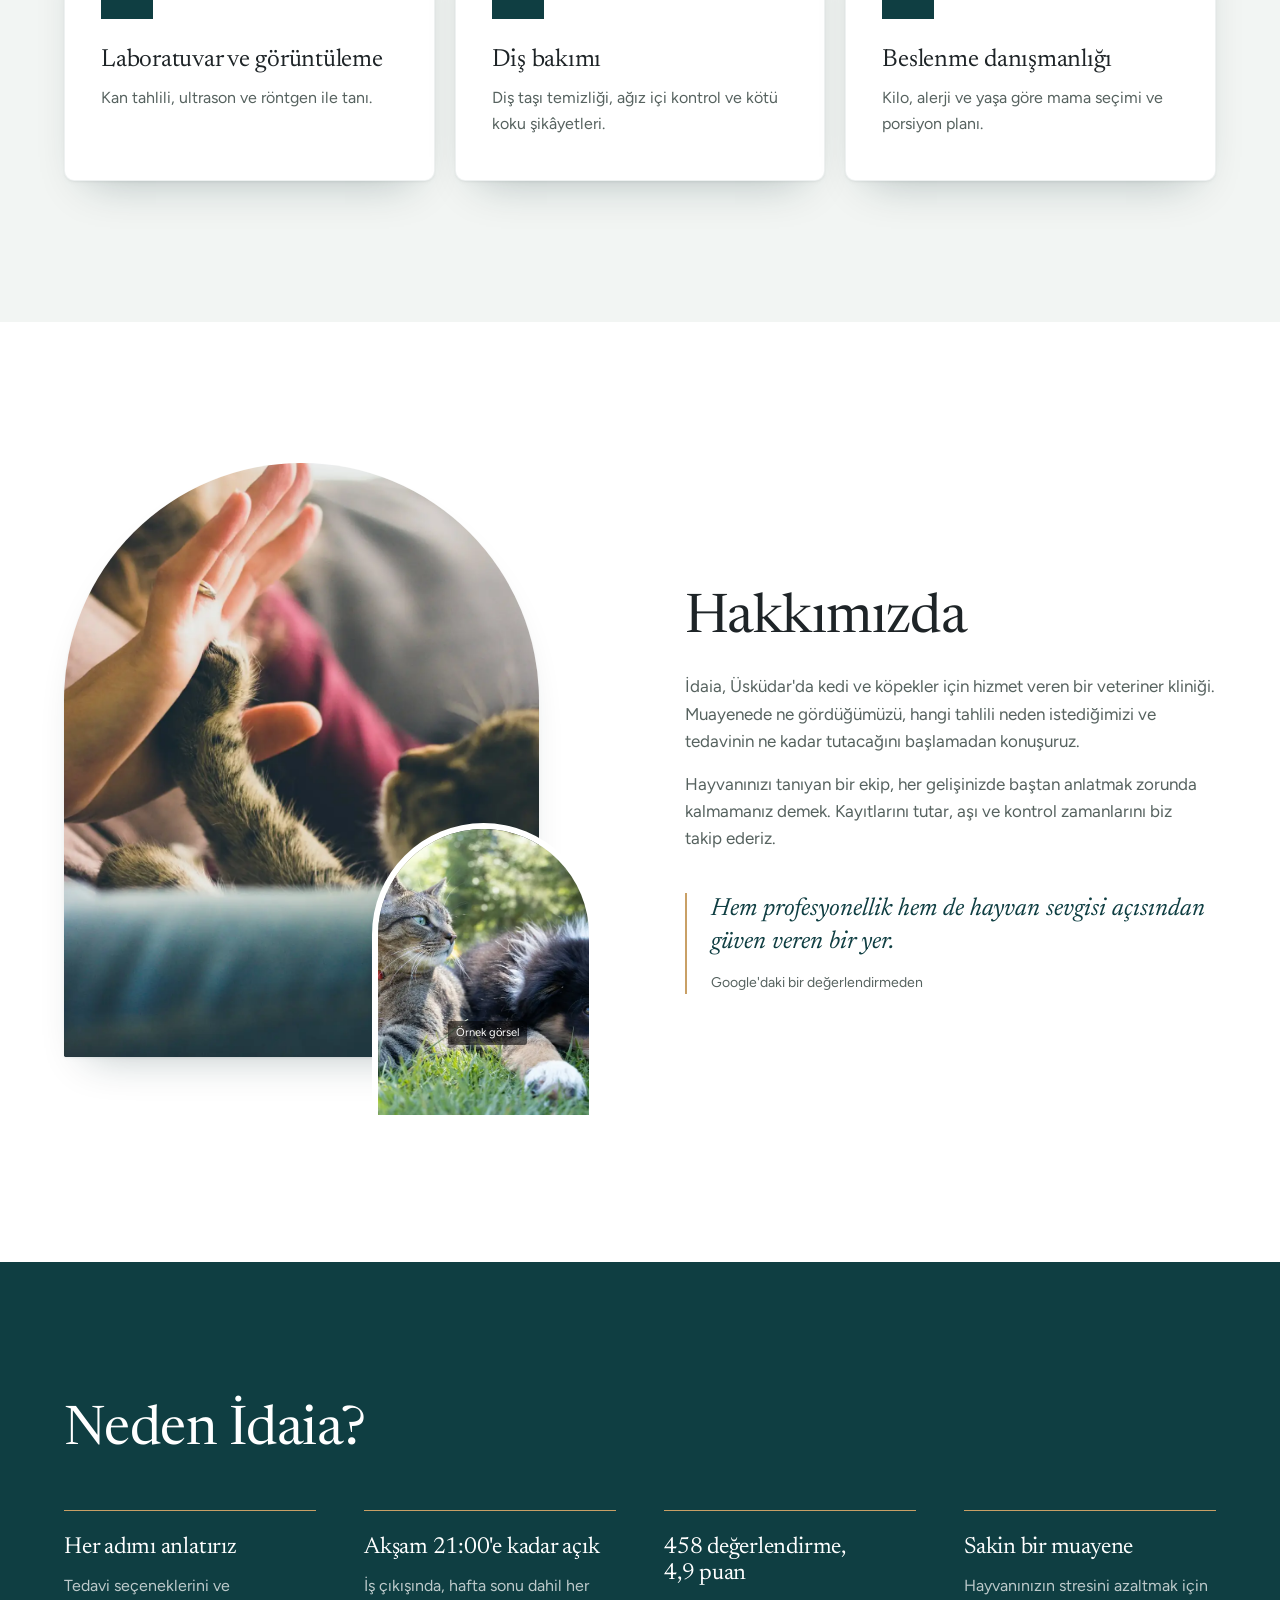
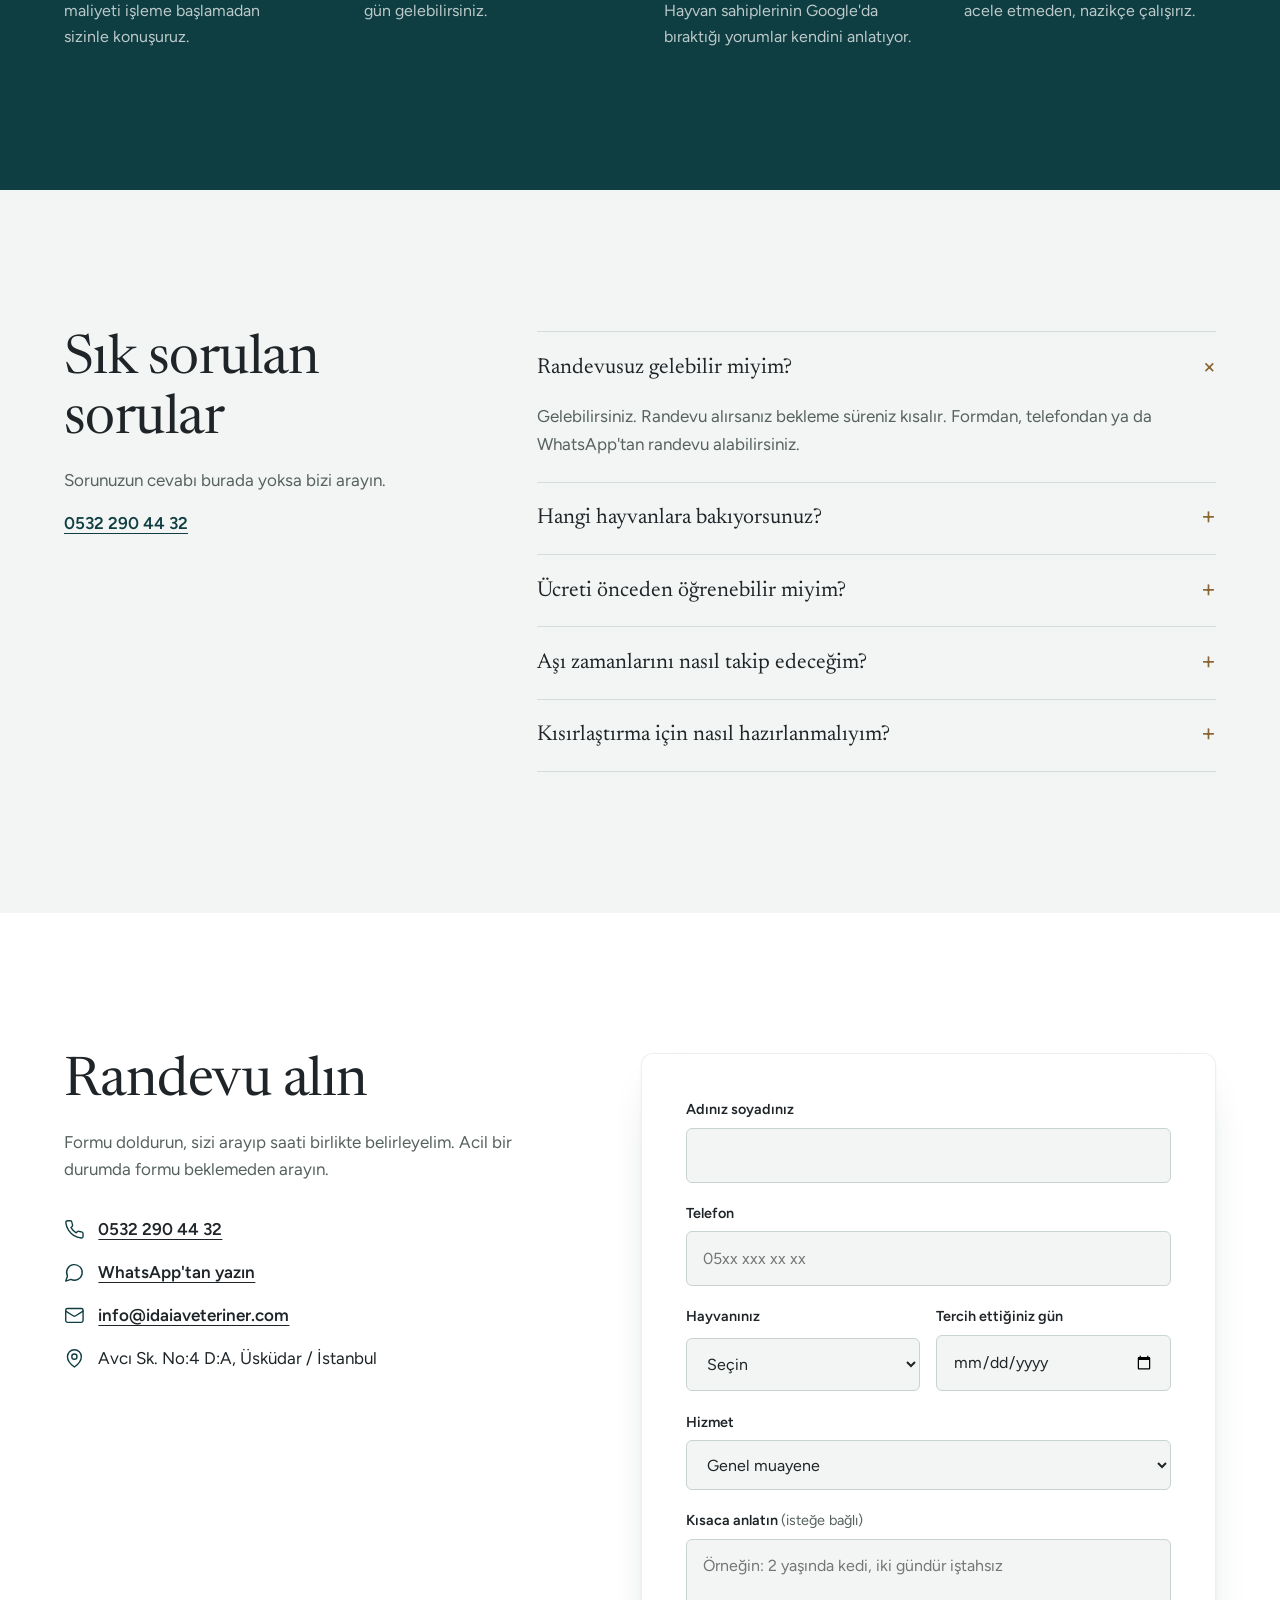
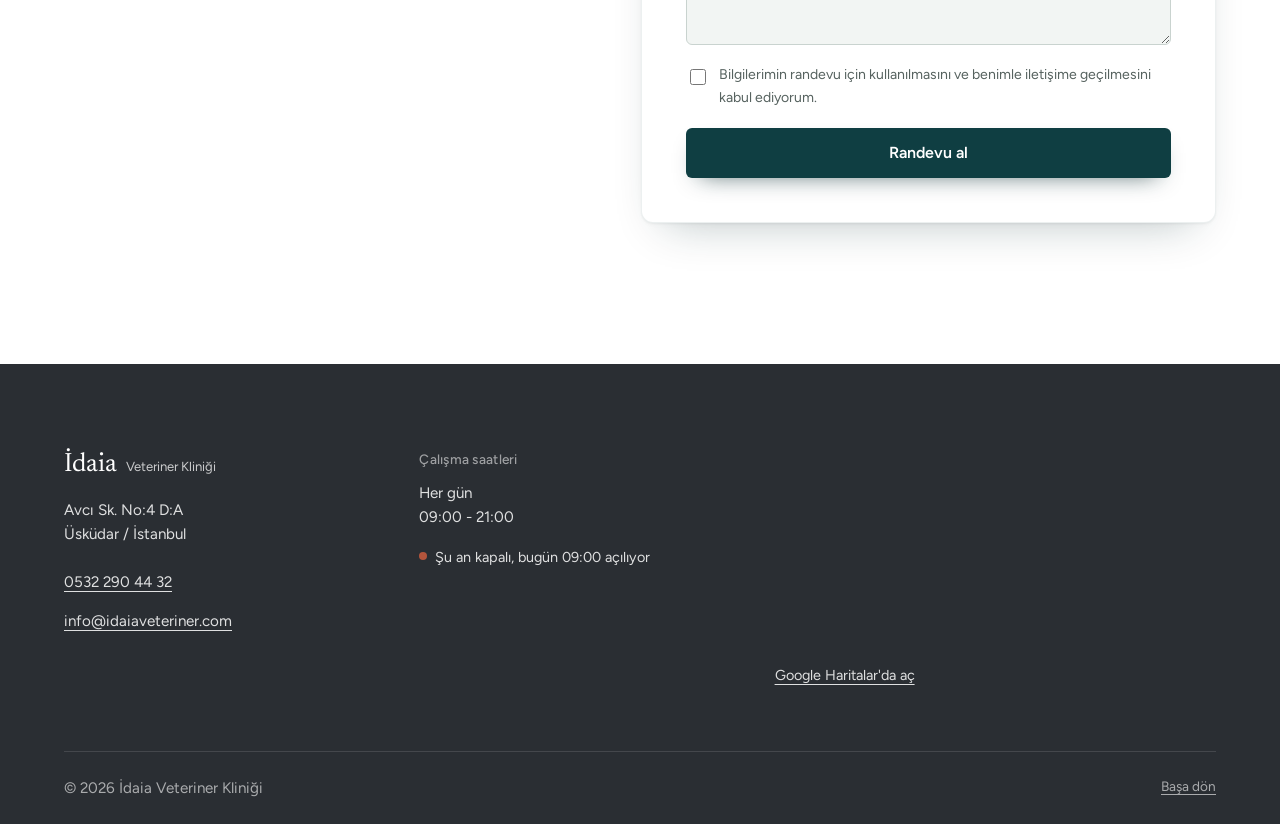
<file: siteler/idaia/index.html>
<!doctype html>
<html lang="tr">
<head>
  <meta charset="utf-8">
  <meta name="viewport" content="width=device-width, initial-scale=1, viewport-fit=cover">
  <title>İdaia Veteriner Kliniği | Üsküdar'da Veteriner</title>
  <meta name="description" content="Üsküdar'da kedi ve köpekler için muayene, aşı, kısırlaştırma, cerrahi ve tahlil. Her gün 21:00'e kadar açık. Randevu: 0532 290 44 32.">
  <!-- DEĞİŞTİRİLECEK: alan adı tahmini. canonical, og:url, og:image, şema, robots.txt ve sitemap.xml içinde birlikte güncellenecek. -->
  <link rel="canonical" href="https://www.idaiaveteriner.com/">
  <meta name="robots" content="index, follow">
  <meta name="theme-color" content="#0A2C2F">
  <meta property="og:type" content="website">
  <meta property="og:locale" content="tr_TR">
  <meta property="og:site_name" content="İdaia Veteriner Kliniği">
  <meta property="og:title" content="İdaia Veteriner Kliniği, Üsküdar">
  <meta property="og:description" content="Üsküdar'da kedi ve köpekler için muayene, aşı, kısırlaştırma, cerrahi ve tahlil. Her gün 21:00'e kadar açık. Randevu: 0532 290 44 32.">
  <meta property="og:url" content="https://www.idaiaveteriner.com/">
  <meta property="og:image" content="https://www.idaiaveteriner.com/img/og.jpg">
  <meta property="og:image:width" content="1200">
  <meta property="og:image:height" content="630">
  <meta property="og:image:alt" content="İdaia Veteriner Kliniği, Üsküdar">
  <meta name="twitter:card" content="summary_large_image">
  <link rel="icon" href="data:image/svg+xml,%3Csvg xmlns='http://www.w3.org/2000/svg' viewBox='0 0 32 32'%3E%3Cpath d='M4 30V16a12 12 0 0 1 24 0v14z' fill='%230F3E42'/%3E%3Cpath d='M10 30V17a6 6 0 0 1 12 0v13' fill='none' stroke='%23C9A066' stroke-width='2'/%3E%3C/svg%3E">
  <link rel="preconnect" href="https://fonts.googleapis.com">
  <link rel="preconnect" href="https://fonts.gstatic.com" crossorigin>
  <link href="https://fonts.googleapis.com/css2?family=Figtree:wght@400;500;600&family=Newsreader:ital,opsz,wght@0,6..72,400;0,6..72,500;1,6..72,400&display=swap" rel="stylesheet">
  <link rel="stylesheet" href="style.css">
  <link rel="preload" as="image" type="image/webp" href="img/hero-1800.webp" imagesrcset="img/hero-900.webp 900w, img/hero-1800.webp 1800w" imagesizes="100vw">
  <script type="application/ld+json">
  {
    "@context": "https://schema.org",
    "@type": "VeterinaryCare",
    "@id": "https://www.idaiaveteriner.com/#isletme",
    "name": "İdaia Veteriner Kliniği",
    "url": "https://www.idaiaveteriner.com/",
    "image": "https://www.idaiaveteriner.com/img/og.jpg",
    "telephone": "+905322904432",
    "email": "info@idaiaveteriner.com",
    "address": {
      "@type": "PostalAddress",
      "streetAddress": "Avcı Sk. No:4 D:A",
      "addressLocality": "Üsküdar",
      "addressRegion": "İstanbul",
      "addressCountry": "TR"
    },
    "geo": {
      "@type": "GeoCoordinates",
      "latitude": 41.0114418,
      "longitude": 29.084732
    },
    "hasMap": "https://www.google.com/maps/search/?api=1&query=İdaia+Veteriner+Kliniği&query_place_id=ChIJq7KWL4jJyhQRVDAVbXiYHT0",
    "areaServed": [
      {
        "@type": "AdministrativeArea",
        "name": "Üsküdar"
      },
      {
        "@type": "City",
        "name": "İstanbul"
      }
    ],
    "openingHoursSpecification": [
      {
        "@type": "OpeningHoursSpecification",
        "dayOfWeek": [
          "Monday",
          "Tuesday",
          "Wednesday",
          "Thursday",
          "Friday",
          "Saturday",
          "Sunday"
        ],
        "opens": "09:00",
        "closes": "21:00"
      }
    ],
    "hasOfferCatalog": {
      "@type": "OfferCatalog",
      "name": "Hizmetler",
      "itemListElement": [
        {
          "@type": "Offer",
          "itemOffered": {
            "@type": "Service",
            "name": "Genel muayene"
          }
        },
        {
          "@type": "Offer",
          "itemOffered": {
            "@type": "Service",
            "name": "Aşı ve parazit"
          }
        },
        {
          "@type": "Offer",
          "itemOffered": {
            "@type": "Service",
            "name": "Kısırlaştırma ve cerrahi"
          }
        },
        {
          "@type": "Offer",
          "itemOffered": {
            "@type": "Service",
            "name": "Laboratuvar ve görüntüleme"
          }
        },
        {
          "@type": "Offer",
          "itemOffered": {
            "@type": "Service",
            "name": "Diş bakımı"
          }
        },
        {
          "@type": "Offer",
          "itemOffered": {
            "@type": "Service",
            "name": "Beslenme danışmanlığı"
          }
        }
      ]
    }
  }
  </script>
</head>
<!-- DEĞİŞTİRİLECEK: çalışma saatleri tahmini, işletmeyle doğrulanacak (0 = Pazar) -->
<body data-saatler='{"0":["09:00","21:00"],"1":["09:00","21:00"],"2":["09:00","21:00"],"3":["09:00","21:00"],"4":["09:00","21:00"],"5":["09:00","21:00"],"6":["09:00","21:00"]}'>

<svg width="0" height="0" style="position:absolute" aria-hidden="true">
  <symbol id="i-tel" viewBox="0 0 24 24"><path d="M22 16.92v3a2 2 0 0 1-2.18 2 19.79 19.79 0 0 1-8.63-3.07 19.5 19.5 0 0 1-6-6 19.79 19.79 0 0 1-3.07-8.67A2 2 0 0 1 4.11 2h3a2 2 0 0 1 2 1.72c.13.96.36 1.9.7 2.81a2 2 0 0 1-.45 2.11L8.09 9.91a16 16 0 0 0 6 6l1.27-1.27a2 2 0 0 1 2.11-.45c.91.34 1.85.57 2.81.7A2 2 0 0 1 22 16.92z"/></symbol>
  <symbol id="i-pin" viewBox="0 0 24 24"><path d="M20 10c0 6-8 12-8 12s-8-6-8-12a8 8 0 0 1 16 0Z"/><circle cx="12" cy="10" r="3"/></symbol>
  <symbol id="i-saat" viewBox="0 0 24 24"><circle cx="12" cy="12" r="10"/><path d="M12 6v6l4 2"/></symbol>
  <symbol id="i-posta" viewBox="0 0 24 24"><rect width="20" height="16" x="2" y="4" rx="2"/><path d="m22 7-8.97 5.7a1.94 1.94 0 0 1-2.06 0L2 7"/></symbol>
  <symbol id="i-mesaj" viewBox="0 0 24 24"><path d="M7.9 20A9 9 0 1 0 4 16.1L2 22Z"/></symbol>
  <symbol id="i-yildiz" viewBox="0 0 24 24"><path d="m12 2 3.1 6.3 6.9 1-5 4.9 1.2 6.8L12 17.8 5.8 21l1.2-6.8-5-4.9 6.9-1z"/></symbol>
  <symbol id="i-steteskop" viewBox="0 0 24 24"><path d="M4.8 2.3A.3.3 0 1 0 5 2H4a2 2 0 0 0-2 2v5a6 6 0 0 0 12 0V4a2 2 0 0 0-2-2h-1a.2.2 0 1 0 .3.3"/><path d="M8 15v1a6 6 0 0 0 12 0v-4"/><circle cx="20" cy="10" r="2"/></symbol>
  <symbol id="i-asi" viewBox="0 0 24 24"><path d="m18 2 4 4"/><path d="m17 7 3-3"/><path d="M19 9 8.7 19.3c-1 1-2.5 1-3.4 0l-.6-.6c-1-1-1-2.5 0-3.4L15 5"/><path d="m9 11 4 4"/><path d="m5 19-3 3"/><path d="m14 4 6 6"/></symbol>
  <symbol id="i-makas" viewBox="0 0 24 24"><circle cx="6" cy="6" r="3"/><path d="M8.12 8.12 12 12"/><path d="M20 4 8.12 15.88"/><circle cx="6" cy="18" r="3"/><path d="M14.8 14.8 20 20"/></symbol>
  <symbol id="i-mikroskop" viewBox="0 0 24 24"><path d="M6 18h8"/><path d="M3 22h18"/><path d="M14 22a7 7 0 1 0 0-14h-1"/><path d="M9 14h2"/><path d="M9 12a2 2 0 0 1-2-2V6h6v4a2 2 0 0 1-2 2Z"/><path d="M12 6V3a1 1 0 0 0-1-1H9a1 1 0 0 0-1 1v3"/></symbol>
  <symbol id="i-dis" viewBox="0 0 24 24"><path d="M7 3C4.5 3 3 5 3 7.5c0 2 1 3.5 1.5 5.5.6 2.6 1 8 3 8 1.6 0 1.8-4.5 4.5-4.5s2.9 4.5 4.5 4.5c2 0 2.4-5.4 3-8 .5-2 1.5-3.5 1.5-5.5C21 5 19.5 3 17 3c-2 0-3 1-5 1S9 3 7 3Z"/></symbol>
  <symbol id="i-mama" viewBox="0 0 24 24"><path d="M3 11h18a9 9 0 0 1-18 0Z"/><path d="M8 7.5c0-1 1-1.5 1-3M12 7.5c0-1 1-1.5 1-3M16 7.5c0-1 1-1.5 1-3"/></symbol>
</svg>

<a class="atla" href="#icerik">İçeriğe geç</a>

<header class="ust" data-header>
  <div class="ust__ic kap">
    <a class="logo" href="#ust" aria-label="İdaia Veteriner Kliniği, sayfa başı">
      <svg class="logo__isaret" viewBox="0 0 32 32" aria-hidden="true"><path d="M4 30V16a12 12 0 0 1 24 0v14"/><path d="M10 30V17a6 6 0 0 1 12 0v13"/></svg>
      <span class="logo__ad">İdaia</span>
      <span class="logo__alt">Veteriner Kliniği</span>
    </a>
    <nav class="menu" id="menu" data-menu aria-label="Ana menü">
      <a href="#hizmetler">Hizmetler</a>
      <a href="#hakkimizda">Hakkımızda</a>
      <a href="#neden-biz">Neden biz</a>
      <a href="#sss">SSS</a>
      <a href="#iletisim">İletişim</a>
      <a class="menu__randevu" href="#randevu">Randevu al</a>
    </nav>
    <a class="ust__tel" href="tel:+905322904432"><svg class="ik"><use href="#i-tel"/></svg><span>0532 290 44 32</span></a>
    <button class="menu-dugme" type="button" data-menu-toggle aria-expanded="false" aria-controls="menu" aria-label="Menüyü aç"><span></span></button>
  </div>
</header>

<main id="icerik">

  <section class="acilis" id="ust" aria-labelledby="acilis-baslik">
    <!-- DEĞİŞTİRİLECEK: stok görsel (Unsplash). Kliniğin kendi fotoğrafı ya da kısa videosu konacak. -->
    <img class="acilis__gorsel" src="img/hero-1800.webp" srcset="img/hero-900.webp 900w, img/hero-1800.webp 1800w" sizes="100vw" width="1800" height="1200" alt="Veteriner hekim muayene masasındaki bir kediyi seviyor" data-degistirilecek="stok görsel" fetchpriority="high">
    <span class="acilis__kemer" aria-hidden="true"></span>
    <div class="acilis__ic kap">
      <a class="puan" href="https://www.google.com/maps/search/?api=1&amp;query=%C4%B0daia+Veteriner+Klini%C4%9Fi&amp;query_place_id=ChIJq7KWL4jJyhQRVDAVbXiYHT0" target="_blank" rel="noopener">
        <svg class="ik ik--dolu"><use href="#i-yildiz"/></svg> 4,9 Google puanı, 458 değerlendirme
      </a>
      <h1 id="acilis-baslik">Acele etmeyen,<br>her adımı anlatan veteriner.</h1>
      <p class="acilis__metin">Üsküdar'da kedi ve köpekler için muayene, aşı, cerrahi ve tahlil. Ne gördüğümüzü ve neden önerdiğimizi baştan konuşuruz.</p>
      <div class="dugmeler">
        <a class="dugme dugme--ana" href="#randevu" data-ana-cagri>Randevu al</a>
        <a class="dugme dugme--cizgi" href="tel:+905322904432"><svg class="ik"><use href="#i-tel"/></svg>Hemen ara</a>
      </div>
    </div>
    <span class="stok">Örnek görsel, değiştirilecek</span>
  </section>

  <div class="bilgi-seridi">
    <div class="kap bilgi-seridi__ic">
      <p><svg class="ik"><use href="#i-saat"/></svg><span data-acik-durum>Her gün 09:00 - 21:00</span></p>
      <p><svg class="ik"><use href="#i-pin"/></svg><span>Avcı Sk. No:4, Üsküdar</span>
        <a href="https://www.google.com/maps/dir/?api=1&amp;destination=%C4%B0daia+Veteriner+Klini%C4%9Fi&amp;destination_place_id=ChIJq7KWL4jJyhQRVDAVbXiYHT0" target="_blank" rel="noopener">Yol tarifi</a></p>
      <p><svg class="ik"><use href="#i-mesaj"/></svg><span>WhatsApp'tan yazın</span>
        <a href="https://wa.me/905322904432?text=Merhaba%2C%20randevu%20almak%20istiyorum." target="_blank" rel="noopener">Mesaj gönder</a></p>
    </div>
  </div>

  <section class="bolum" id="hizmetler" aria-labelledby="hizmetler-baslik">
    <div class="kap">
      <div class="bolum__bas">
        <h2 id="hizmetler-baslik">Hizmetler</h2>
        <p>Koruyucu bakımdan ameliyata kadar, kedi ve köpeğinizin ihtiyacı olan her şey aynı çatı altında.</p>
      </div>
      <ul class="kartlar">
        <li class="kart">
          <span class="kart__kemer"><svg class="ik"><use href="#i-steteskop"/></svg></span>
          <h3>Genel muayene</h3>
          <p>Yıllık kontrol, kilo ve deri takibi. Gerekirse tahlil önerisi, nedeniyle birlikte.</p>
        </li>
        <li class="kart">
          <span class="kart__kemer"><svg class="ik"><use href="#i-asi"/></svg></span>
          <h3>Aşı ve parazit</h3>
          <p>Yaşa ve yaşam tarzına göre aşı takvimi. Zamanı gelince biz hatırlatırız.</p>
        </li>
        <li class="kart">
          <span class="kart__kemer"><svg class="ik"><use href="#i-makas"/></svg></span>
          <h3>Kısırlaştırma ve cerrahi</h3>
          <p>Ameliyat öncesi tahlil, anestezi takibi ve taburcu sonrası kontrol.</p>
        </li>
        <li class="kart">
          <span class="kart__kemer"><svg class="ik"><use href="#i-mikroskop"/></svg></span>
          <h3>Laboratuvar ve görüntüleme</h3>
          <p>Kan tahlili, ultrason ve röntgen ile tanı.</p>
        </li>
        <li class="kart">
          <span class="kart__kemer"><svg class="ik"><use href="#i-dis"/></svg></span>
          <h3>Diş bakımı</h3>
          <p>Diş taşı temizliği, ağız içi kontrol ve kötü koku şikâyetleri.</p>
        </li>
        <li class="kart">
          <span class="kart__kemer"><svg class="ik"><use href="#i-mama"/></svg></span>
          <h3>Beslenme danışmanlığı</h3>
          <p>Kilo, alerji ve yaşa göre mama seçimi ve porsiyon planı.</p>
        </li>
      </ul>
    </div>
  </section>

  <section class="bolum bolum--acik" id="hakkimizda" aria-labelledby="hakkimizda-baslik">
    <div class="kap hakkimizda">
      <div class="hakkimizda__gorseller">
        <!-- DEĞİŞTİRİLECEK: stok görseller (Unsplash). Klinik içi ve ekip fotoğrafı konacak. -->
        <figure class="kemer-gorsel kemer-gorsel--buyuk">
          <img src="img/hakkimizda.webp" width="1100" height="1650" decoding="async" alt="Bir elin uzattığı patiye dokunan kedi" loading="lazy" data-degistirilecek="stok görsel">
          <span class="stok">Örnek görsel</span>
        </figure>
        <figure class="kemer-gorsel kemer-gorsel--kucuk">
          <img src="img/kemer.webp" width="1100" height="733" decoding="async" alt="Çimenlerde yan yana uzanan bir kedi ve köpek" loading="lazy" data-degistirilecek="stok görsel">
        </figure>
      </div>
      <div class="hakkimizda__metin">
        <h2 id="hakkimizda-baslik">Hakkımızda</h2>
        <p>İdaia, Üsküdar'da kedi ve köpekler için hizmet veren bir veteriner kliniği. Muayenede ne gördüğümüzü, hangi tahlili neden istediğimizi ve tedavinin ne kadar tutacağını başlamadan konuşuruz.</p>
        <p>Hayvanınızı tanıyan bir ekip, her gelişinizde baştan anlatmak zorunda kalmamanız demek. Kayıtlarını tutar, aşı ve kontrol zamanlarını biz takip ederiz.</p>
        <blockquote class="alinti">
          <p>Hem profesyonellik hem de hayvan sevgisi açısından güven veren bir yer.</p>
          <cite>Google'daki bir değerlendirmeden</cite>
        </blockquote>
      </div>
    </div>
  </section>

  <section class="bolum bolum--koyu" id="neden-biz" aria-labelledby="neden-baslik">
    <div class="kap">
      <div class="bolum__bas">
        <h2 id="neden-baslik">Neden İdaia?</h2>
      </div>
      <ul class="nedenler">
        <li>
          <h3>Her adımı anlatırız</h3>
          <p>Tedavi seçeneklerini ve maliyeti işleme başlamadan sizinle konuşuruz.</p>
        </li>
        <li>
          <h3>Akşam 21:00'e kadar açık</h3>
          <p>İş çıkışında, hafta sonu dahil her gün gelebilirsiniz.</p>
        </li>
        <li>
          <h3>458 değerlendirme, 4,9 puan</h3>
          <p>Hayvan sahiplerinin Google'da bıraktığı yorumlar kendini anlatıyor.</p>
        </li>
        <li>
          <h3>Sakin bir muayene</h3>
          <p>Hayvanınızın stresini azaltmak için acele etmeden, nazikçe çalışırız.</p>
        </li>
      </ul>
    </div>
  </section>

  <section class="bolum" id="sss" aria-labelledby="sss-baslik">
    <div class="kap sss">
      <div class="sss__bas">
        <h2 id="sss-baslik">Sık sorulan sorular</h2>
        <p>Sorunuzun cevabı burada yoksa bizi arayın.</p>
        <a class="metin-baglanti" href="tel:+905322904432">0532 290 44 32</a>
      </div>
      <div class="sss__liste">
        <details name="sss" open>
          <summary>Randevusuz gelebilir miyim?</summary>
          <p>Gelebilirsiniz. Randevu alırsanız bekleme süreniz kısalır. Formdan, telefondan ya da WhatsApp'tan randevu alabilirsiniz.</p>
        </details>
        <details name="sss">
          <summary>Hangi hayvanlara bakıyorsunuz?</summary>
          <p>Ağırlıklı olarak kedi ve köpek. Kuş, tavşan ve diğer türler için önce telefonla bilgi alın.</p>
        </details>
        <details name="sss">
          <summary>Ücreti önceden öğrenebilir miyim?</summary>
          <p>Evet. Muayene başında, gerekecek tahlil ve tedavilerin tahmini maliyetini paylaşırız.</p>
        </details>
        <details name="sss">
          <summary>Aşı zamanlarını nasıl takip edeceğim?</summary>
          <p>Hayvanınızın aşı takvimini kaydederiz. Zamanı yaklaşınca size mesajla hatırlatırız.</p>
        </details>
        <details name="sss">
          <summary>Kısırlaştırma için nasıl hazırlanmalıyım?</summary>
          <p>Ameliyattan önceki gece yemeği keseriz, saatini randevuda söyleriz. Öncesinde kısa bir kontrol ve tahlil yaparız.</p>
        </details>
      </div>
    </div>
  </section>

  <section class="bolum bolum--acik" id="iletisim" aria-labelledby="iletisim-baslik">
    <div class="kap iletisim">
      <div class="iletisim__bilgi">
        <h2 id="iletisim-baslik">Randevu alın</h2>
        <p>Formu doldurun, sizi arayıp saati birlikte belirleyelim. Acil bir durumda formu beklemeden arayın.</p>
        <ul class="kanallar">
          <li><svg class="ik"><use href="#i-tel"/></svg><a href="tel:+905322904432">0532 290 44 32</a></li>
          <li><svg class="ik"><use href="#i-mesaj"/></svg><a href="https://wa.me/905322904432?text=Merhaba%2C%20randevu%20almak%20istiyorum." target="_blank" rel="noopener">WhatsApp'tan yazın</a></li>
          <!-- DEĞİŞTİRİLECEK: e-posta adresi işletmeden alınacak -->
          <li><svg class="ik"><use href="#i-posta"/></svg><a href="mailto:info@idaiaveteriner.com">info@idaiaveteriner.com</a></li>
          <li><svg class="ik"><use href="#i-pin"/></svg><span>Avcı Sk. No:4 D:A, Üsküdar / İstanbul</span></li>
        </ul>
      </div>

      <form class="form" id="randevu" name="randevu" method="POST" data-netlify="true" netlify-honeypot="bot-field" data-telefon="0532 290 44 32">
        <input type="hidden" name="form-name" value="randevu">
        <p class="gizli"><label>Bu alanı boş bırakın <input name="bot-field" tabindex="-1" autocomplete="off"></label></p>
        <div class="alan">
          <label for="ad">Adınız soyadınız</label>
          <input id="ad" name="ad" type="text" autocomplete="name" required>
        </div>
        <div class="alan">
          <label for="telefon">Telefon</label>
          <input id="telefon" name="telefon" type="tel" inputmode="tel" autocomplete="tel" placeholder="05xx xxx xx xx" pattern="[0-9 \+\(\)]{10,}" required>
        </div>
        <div class="alan-ikili">
          <div class="alan">
            <label for="tur">Hayvanınız</label>
            <select id="tur" name="tur" required>
              <option value="" selected disabled>Seçin</option>
              <option>Kedi</option><option>Köpek</option><option>Kuş</option><option>Tavşan</option><option>Diğer</option>
            </select>
          </div>
          <div class="alan">
            <label for="gun">Tercih ettiğiniz gün</label>
            <input id="gun" name="gun" type="date">
          </div>
        </div>
        <div class="alan">
          <label for="hizmet">Hizmet</label>
          <select id="hizmet" name="hizmet">
            <option>Genel muayene</option><option>Aşı ve parazit</option><option>Kısırlaştırma ve cerrahi</option><option>Laboratuvar ve görüntüleme</option><option>Diş bakımı</option><option>Beslenme danışmanlığı</option><option>Emin değilim</option>
          </select>
        </div>
        <div class="alan">
          <label for="mesaj">Kısaca anlatın <span class="istege-bagli">(isteğe bağlı)</span></label>
          <textarea id="mesaj" name="mesaj" rows="3" placeholder="Örneğin: 2 yaşında kedi, iki gündür iştahsız"></textarea>
        </div>
        <label class="onay"><input type="checkbox" name="kvkk" required> Bilgilerimin randevu için kullanılmasını ve benimle iletişime geçilmesini kabul ediyorum.</label>
        <button class="dugme dugme--ana dugme--tam" type="submit">Randevu al</button>
        <p class="form__durum" data-form-durum role="status" aria-live="polite"></p>
      </form>
    </div>
  </section>

</main>

<footer class="alt">
  <div class="kap alt__ic">
    <div class="alt__marka">
      <a class="logo logo--alt" href="#ust"><span class="logo__ad">İdaia</span><span class="logo__alt">Veteriner Kliniği</span></a>
      <p>Avcı Sk. No:4 D:A<br>Üsküdar / İstanbul</p>
      <p><a href="tel:+905322904432">0532 290 44 32</a><br><a href="mailto:info@idaiaveteriner.com">info@idaiaveteriner.com</a></p>
    </div>
    <div class="alt__saat">
      <h2>Çalışma saatleri</h2>
      <p>Her gün<br>09:00 - 21:00</p>
      <p class="durum" data-acik-durum></p>
    </div>
    <div class="alt__harita">
      <iframe title="İdaia Veteriner Kliniği harita konumu" src="https://maps.google.com/maps?q=41.0114418,29.084732&amp;z=16&amp;hl=tr&amp;output=embed" loading="lazy" referrerpolicy="no-referrer-when-downgrade"></iframe>
      <a href="https://www.google.com/maps/search/?api=1&amp;query=%C4%B0daia+Veteriner+Klini%C4%9Fi&amp;query_place_id=ChIJq7KWL4jJyhQRVDAVbXiYHT0" target="_blank" rel="noopener">Google Haritalar'da aç</a>
    </div>
  </div>
  <div class="kap alt__son">
    <p>&copy; <span data-yil>2026</span> İdaia Veteriner Kliniği</p>
    <a href="#ust">Başa dön</a>
  </div>
</footer>

<nav class="mobil-bar" aria-label="Hızlı iletişim">
  <a class="mobil-bar__ara" href="tel:+905322904432" aria-label="Hemen ara: 0532 290 44 32"><svg class="ik"><use href="#i-tel"/></svg>0532 290 44 32</a>
  <a class="mobil-bar__randevu" href="#randevu">Randevu al</a>
</nav>

<script src="site.js" defer></script>
</body>
</html>
</file>
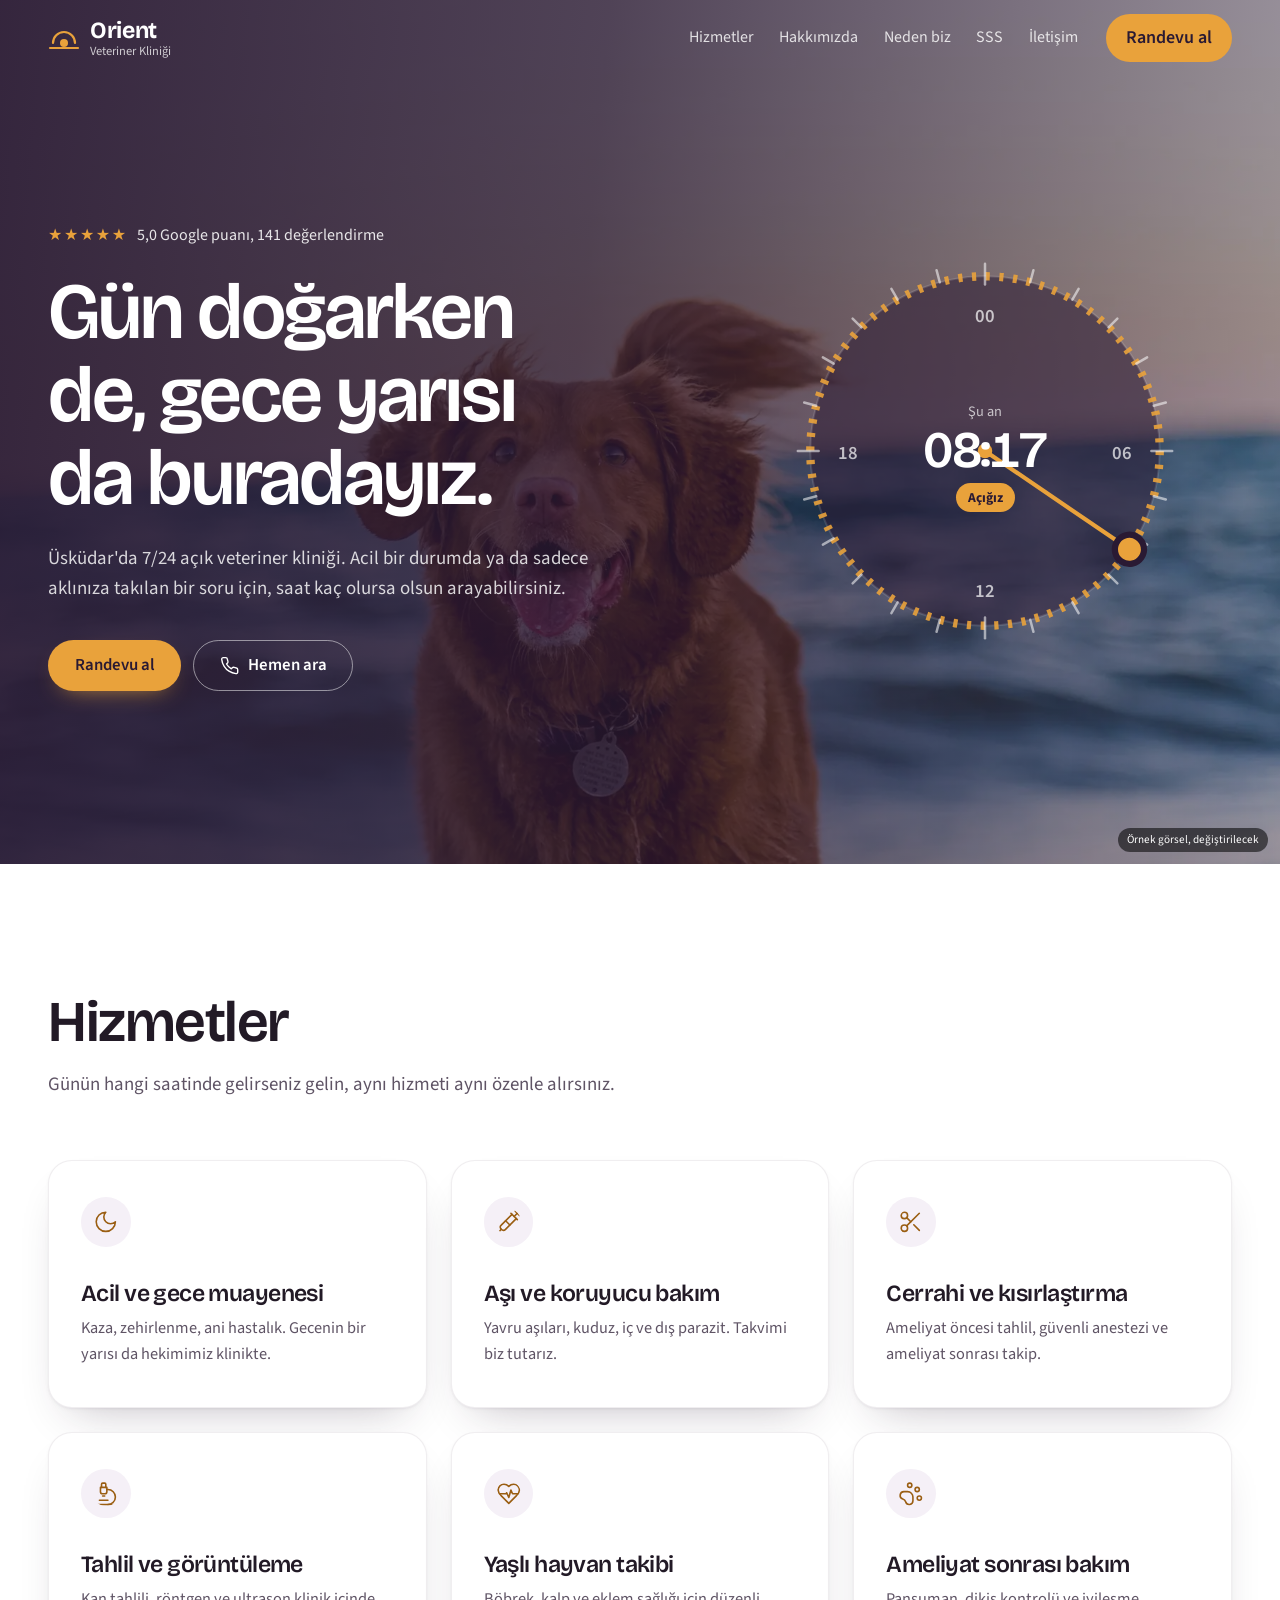
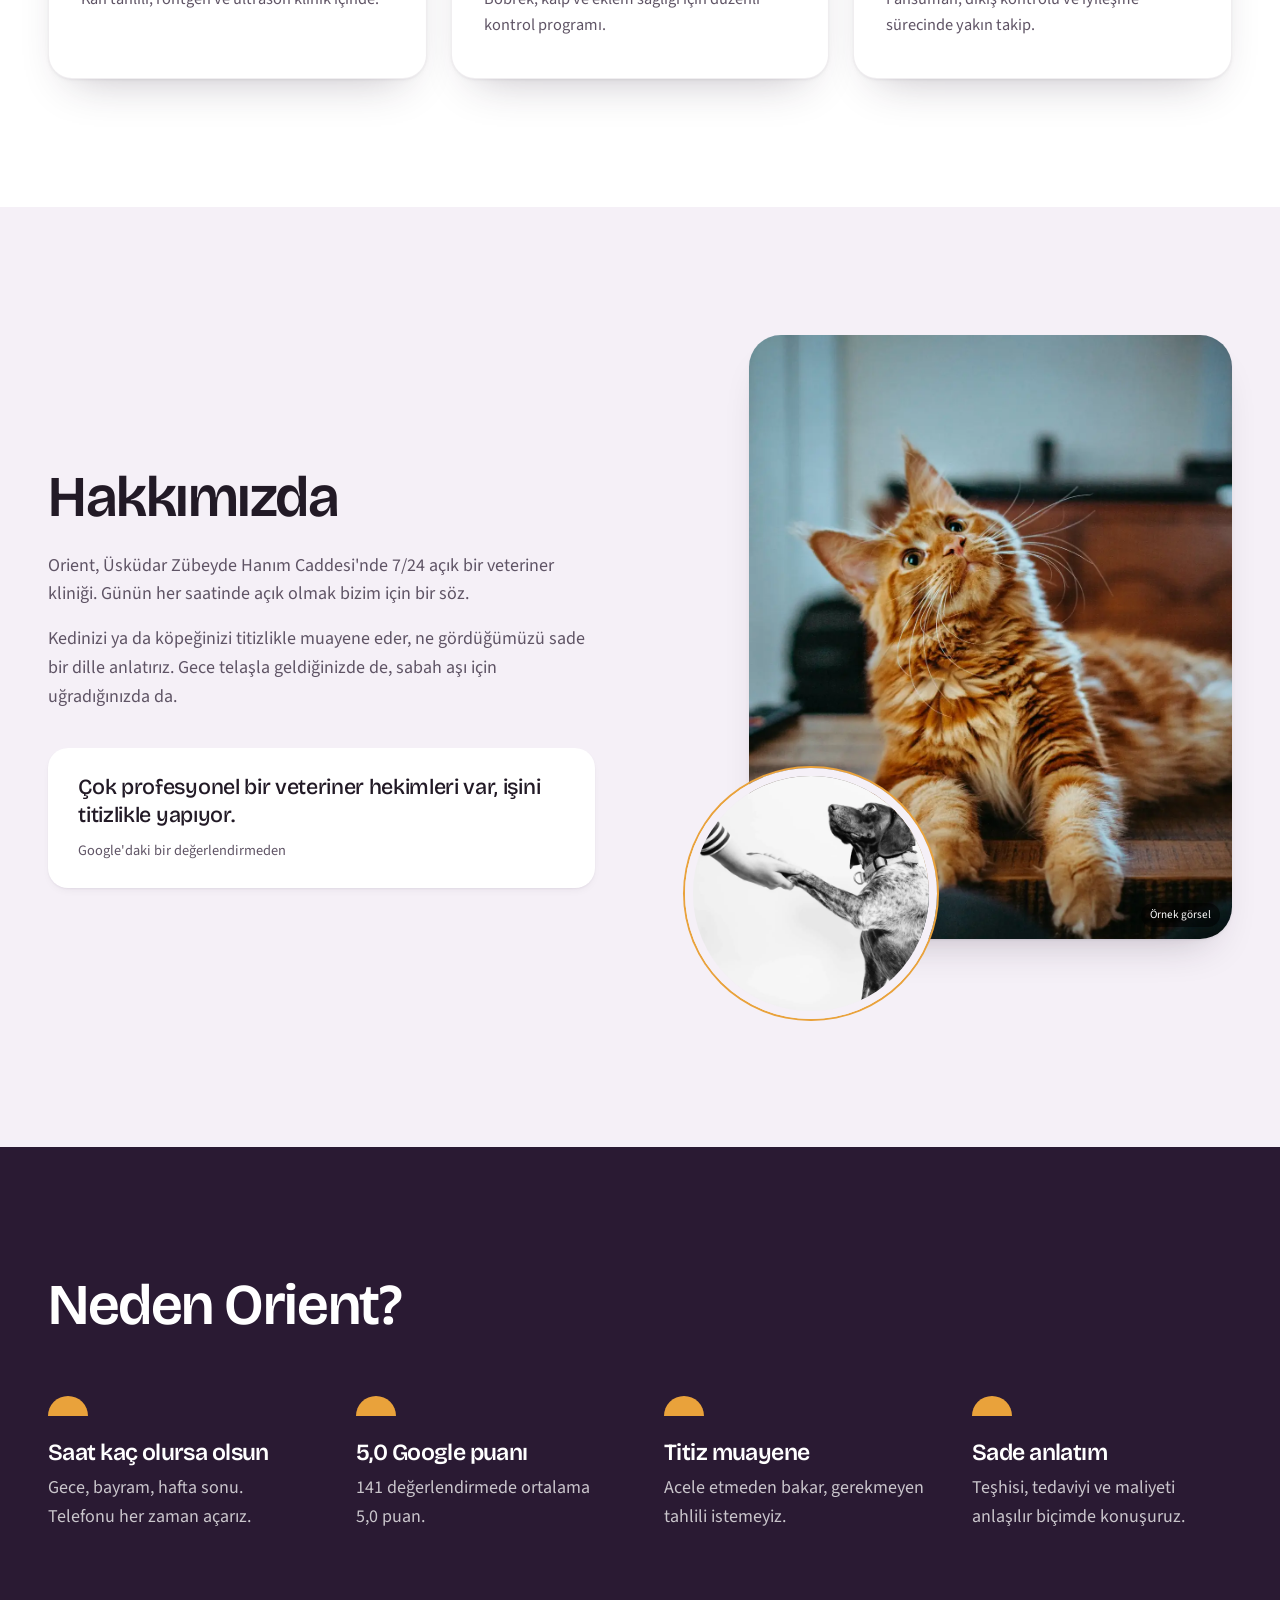
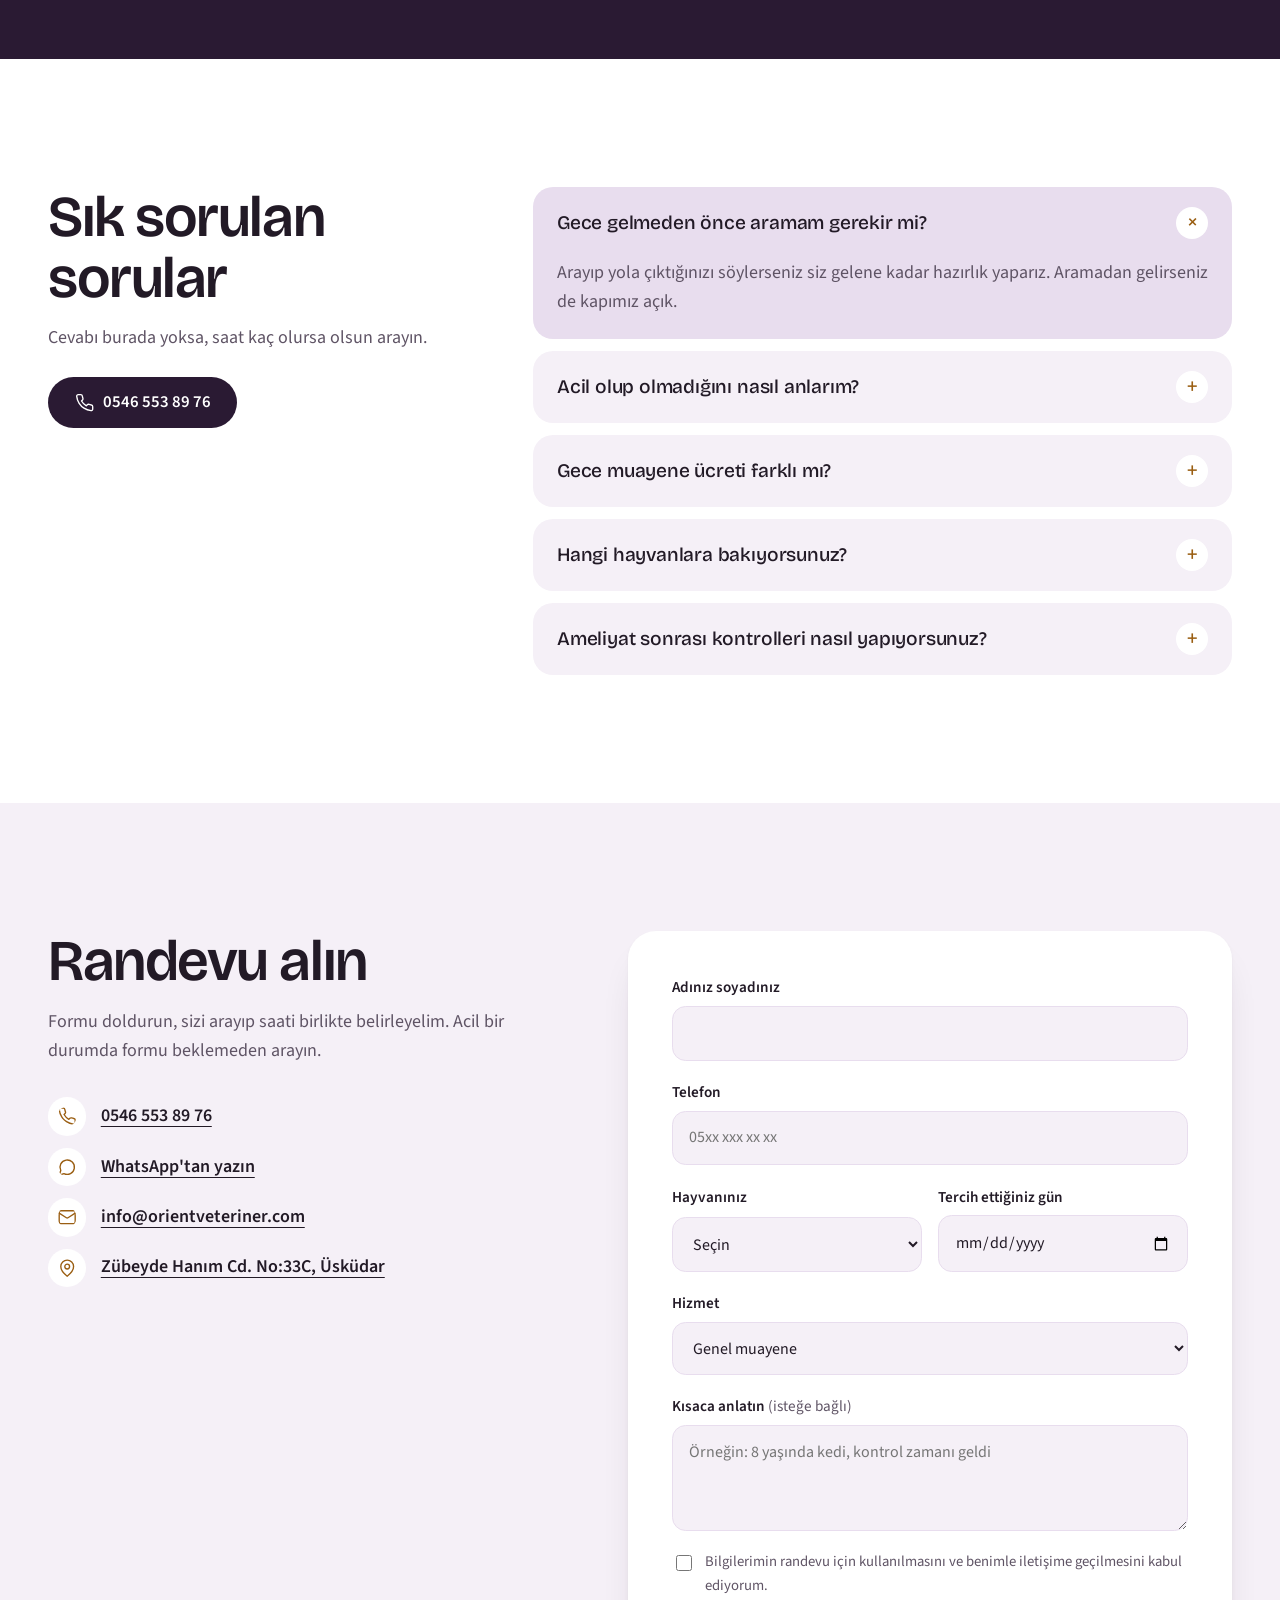
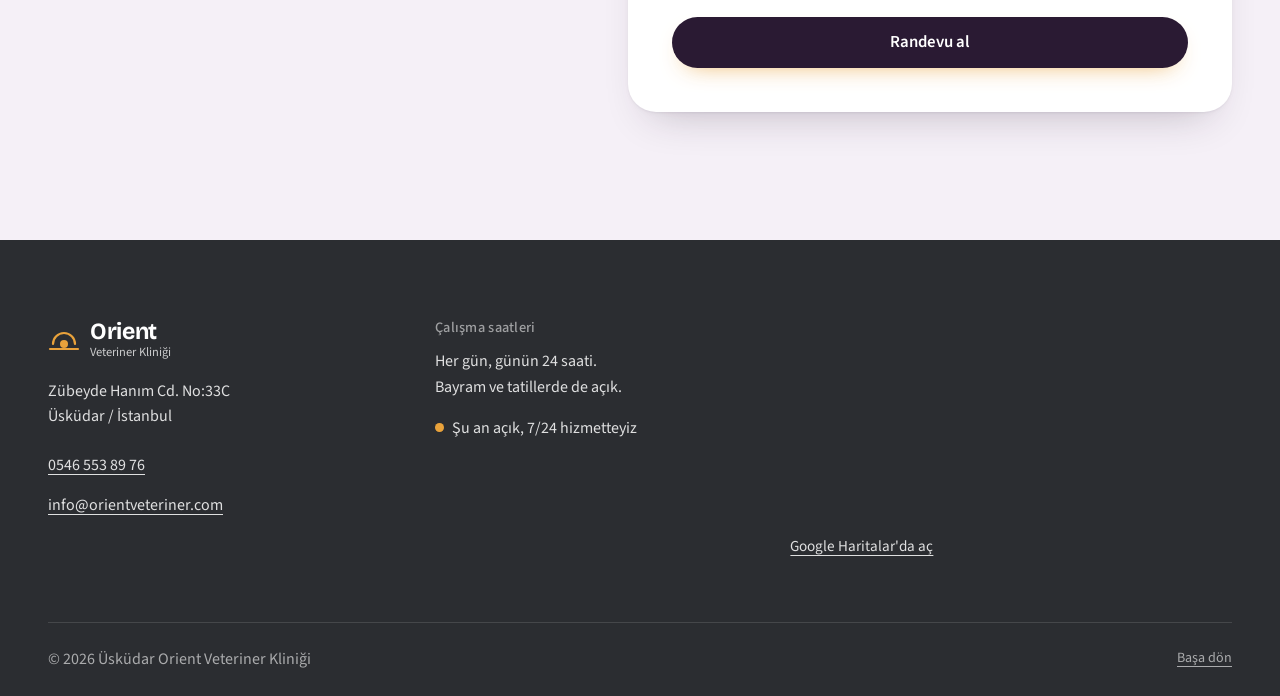
<file: siteler/orient/index.html>
<!doctype html>
<html lang="tr">
<head>
  <meta charset="utf-8">
  <meta name="viewport" content="width=device-width, initial-scale=1, viewport-fit=cover">
  <title>Üsküdar Orient Veteriner Kliniği | 7/24 Açık Veteriner</title>
  <meta name="description" content="Üsküdar Zübeyde Hanım Caddesi'nde 7/24 açık veteriner. Acil muayene, cerrahi, aşı ve tahlil. Google'da 5,0 puan. Telefon: 0546 553 89 76.">
  <!-- DEĞİŞTİRİLECEK: alan adı tahmini. canonical, og:url, og:image, şema, robots.txt ve sitemap.xml içinde birlikte güncellenecek. -->
  <link rel="canonical" href="https://www.orientveteriner.com/">
  <meta name="robots" content="index, follow">
  <meta name="theme-color" content="#2A1A33">
  <meta property="og:type" content="website">
  <meta property="og:locale" content="tr_TR">
  <meta property="og:site_name" content="Üsküdar Orient Veteriner Kliniği">
  <meta property="og:title" content="Üsküdar Orient Veteriner Kliniği, 7/24">
  <meta property="og:description" content="Üsküdar Zübeyde Hanım Caddesi'nde 7/24 açık veteriner. Acil muayene, cerrahi, aşı ve tahlil. Google'da 5,0 puan. Telefon: 0546 553 89 76.">
  <meta property="og:url" content="https://www.orientveteriner.com/">
  <meta property="og:image" content="https://www.orientveteriner.com/img/og.jpg">
  <meta property="og:image:width" content="1200">
  <meta property="og:image:height" content="630">
  <meta property="og:image:alt" content="Üsküdar Orient Veteriner Kliniği">
  <meta name="twitter:card" content="summary_large_image">
  <link rel="icon" href="data:image/svg+xml,%3Csvg xmlns='http://www.w3.org/2000/svg' viewBox='0 0 32 32'%3E%3Crect width='32' height='32' rx='16' fill='%232A1A33'/%3E%3Cpath d='M6 20a10 10 0 0 1 20 0' fill='none' stroke='%23E9A23B' stroke-width='2.5'/%3E%3Ccircle cx='16' cy='20' r='4' fill='%23E9A23B'/%3E%3C/svg%3E">
  <link rel="preconnect" href="https://fonts.googleapis.com">
  <link rel="preconnect" href="https://fonts.gstatic.com" crossorigin>
  <link href="https://fonts.googleapis.com/css2?family=Bricolage+Grotesque:opsz,wght@12..96,400..700&family=Source+Sans+3:wght@400;500;600&display=swap" rel="stylesheet">
  <link rel="stylesheet" href="style.css">
  <link rel="preload" as="image" type="image/webp" href="img/hero-1800.webp" imagesrcset="img/hero-900.webp 900w, img/hero-1800.webp 1800w" imagesizes="100vw">
  <script type="application/ld+json">
  {
    "@context": "https://schema.org",
    "@type": "VeterinaryCare",
    "@id": "https://www.orientveteriner.com/#isletme",
    "name": "Üsküdar Orient Veteriner Kliniği",
    "url": "https://www.orientveteriner.com/",
    "image": "https://www.orientveteriner.com/img/og.jpg",
    "telephone": "+905465538976",
    "email": "info@orientveteriner.com",
    "address": {
      "@type": "PostalAddress",
      "streetAddress": "Zübeyde Hanım Cd. No:33C",
      "addressLocality": "Üsküdar",
      "addressRegion": "İstanbul",
      "addressCountry": "TR"
    },
    "geo": {
      "@type": "GeoCoordinates",
      "latitude": 41.0545041,
      "longitude": 29.0749961
    },
    "hasMap": "https://www.google.com/maps/search/?api=1&query=Üsküdar+Orient+Veteriner+Kliniği&query_place_id=ChIJXYpUNzHJyhQRQiFSiuiSDRQ",
    "areaServed": [
      {
        "@type": "AdministrativeArea",
        "name": "Üsküdar"
      },
      {
        "@type": "City",
        "name": "İstanbul"
      }
    ],
    "openingHoursSpecification": [
      {
        "@type": "OpeningHoursSpecification",
        "dayOfWeek": [
          "Monday",
          "Tuesday",
          "Wednesday",
          "Thursday",
          "Friday",
          "Saturday",
          "Sunday"
        ],
        "opens": "00:00",
        "closes": "23:59"
      }
    ],
    "hasOfferCatalog": {
      "@type": "OfferCatalog",
      "name": "Hizmetler",
      "itemListElement": [
        {
          "@type": "Offer",
          "itemOffered": {
            "@type": "Service",
            "name": "Acil ve gece muayenesi"
          }
        },
        {
          "@type": "Offer",
          "itemOffered": {
            "@type": "Service",
            "name": "Aşı ve koruyucu bakım"
          }
        },
        {
          "@type": "Offer",
          "itemOffered": {
            "@type": "Service",
            "name": "Cerrahi ve kısırlaştırma"
          }
        },
        {
          "@type": "Offer",
          "itemOffered": {
            "@type": "Service",
            "name": "Tahlil ve görüntüleme"
          }
        },
        {
          "@type": "Offer",
          "itemOffered": {
            "@type": "Service",
            "name": "Yaşlı hayvan takibi"
          }
        },
        {
          "@type": "Offer",
          "itemOffered": {
            "@type": "Service",
            "name": "Ameliyat sonrası bakım"
          }
        }
      ]
    }
  }
  </script>
</head>
<body data-saatler="7/24">

<svg width="0" height="0" style="position:absolute" aria-hidden="true">
  <symbol id="i-tel" viewBox="0 0 24 24"><path d="M22 16.92v3a2 2 0 0 1-2.18 2 19.79 19.79 0 0 1-8.63-3.07 19.5 19.5 0 0 1-6-6 19.79 19.79 0 0 1-3.07-8.67A2 2 0 0 1 4.11 2h3a2 2 0 0 1 2 1.72c.13.96.36 1.9.7 2.81a2 2 0 0 1-.45 2.11L8.09 9.91a16 16 0 0 0 6 6l1.27-1.27a2 2 0 0 1 2.11-.45c.91.34 1.85.57 2.81.7A2 2 0 0 1 22 16.92z"/></symbol>
  <symbol id="i-pin" viewBox="0 0 24 24"><path d="M20 10c0 6-8 12-8 12s-8-6-8-12a8 8 0 0 1 16 0Z"/><circle cx="12" cy="10" r="3"/></symbol>
  <symbol id="i-posta" viewBox="0 0 24 24"><rect width="20" height="16" x="2" y="4" rx="2"/><path d="m22 7-8.97 5.7a1.94 1.94 0 0 1-2.06 0L2 7"/></symbol>
  <symbol id="i-mesaj" viewBox="0 0 24 24"><path d="M7.9 20A9 9 0 1 0 4 16.1L2 22Z"/></symbol>
  <symbol id="i-ay" viewBox="0 0 24 24"><path d="M12 3a6 6 0 0 0 9 9 9 9 0 1 1-9-9Z"/></symbol>
  <symbol id="i-gunes" viewBox="0 0 24 24"><circle cx="12" cy="12" r="4"/><path d="M12 2v2M12 20v2M4.93 4.93l1.41 1.41M17.66 17.66l1.41 1.41M2 12h2M20 12h2M6.34 17.66l-1.41 1.41M19.07 4.93l-1.41 1.41"/></symbol>
  <symbol id="i-asi" viewBox="0 0 24 24"><path d="m18 2 4 4"/><path d="m17 7 3-3"/><path d="M19 9 8.7 19.3c-1 1-2.5 1-3.4 0l-.6-.6c-1-1-1-2.5 0-3.4L15 5"/><path d="m9 11 4 4"/><path d="m5 19-3 3"/><path d="m14 4 6 6"/></symbol>
  <symbol id="i-makas" viewBox="0 0 24 24"><circle cx="6" cy="6" r="3"/><path d="M8.12 8.12 12 12"/><path d="M20 4 8.12 15.88"/><circle cx="6" cy="18" r="3"/><path d="M14.8 14.8 20 20"/></symbol>
  <symbol id="i-mikroskop" viewBox="0 0 24 24"><path d="M6 18h8"/><path d="M3 22h18"/><path d="M14 22a7 7 0 1 0 0-14h-1"/><path d="M9 14h2"/><path d="M9 12a2 2 0 0 1-2-2V6h6v4a2 2 0 0 1-2 2Z"/><path d="M12 6V3a1 1 0 0 0-1-1H9a1 1 0 0 0-1 1v3"/></symbol>
  <symbol id="i-kalp" viewBox="0 0 24 24"><path d="M19 14c1.49-1.46 3-3.21 3-5.5A5.5 5.5 0 0 0 16.5 3c-1.76 0-3 .5-4.5 2-1.5-1.5-2.74-2-4.5-2A5.5 5.5 0 0 0 2 8.5c0 2.3 1.5 4.05 3 5.5l7 7Z"/><path d="M3.22 12H9.5l.5-1 2 4.5 2-7 1.5 3.5h5.27"/></symbol>
  <symbol id="i-pati" viewBox="0 0 24 24"><circle cx="11" cy="4" r="2"/><circle cx="18" cy="8" r="2"/><circle cx="20" cy="16" r="2"/><path d="M9 10a5 5 0 0 1 5 5v3.5a3.5 3.5 0 0 1-6.84 1.045Q6.52 17.48 4.46 16.84A3.5 3.5 0 0 1 5.5 10Z"/></symbol>
</svg>

<a class="atla" href="#icerik">İçeriğe geç</a>

<header class="ust" data-header>
  <div class="ust__ic kap">
    <a class="logo" href="#ust" aria-label="Üsküdar Orient Veteriner Kliniği, sayfa başı">
      <svg class="logo__isaret" viewBox="0 0 32 32" aria-hidden="true"><path d="M5 21a11 11 0 0 1 22 0"/><circle cx="16" cy="21" r="4"/><path d="M2 26h28"/></svg>
      <span class="logo__ad">Orient<small>Veteriner Kliniği</small></span>
    </a>
    <nav class="menu" id="menu" data-menu aria-label="Ana menü">
      <a href="#hizmetler">Hizmetler</a>
      <a href="#hakkimizda">Hakkımızda</a>
      <a href="#neden-biz">Neden biz</a>
      <a href="#sss">SSS</a>
      <a href="#iletisim">İletişim</a>
      <a class="menu__randevu" href="#randevu">Randevu al</a>
    </nav>
    <a class="ust__randevu" href="#randevu">Randevu al</a>
    <button class="menu-dugme" type="button" data-menu-toggle aria-expanded="false" aria-controls="menu" aria-label="Menüyü aç"><span></span></button>
  </div>
</header>

<main id="icerik">

  <section class="acilis" id="ust" aria-labelledby="acilis-baslik">
    <!-- DEĞİŞTİRİLECEK: stok görsel (Unsplash). Kliniğin kendi fotoğrafı ya da kısa videosu konacak. -->
    <img class="acilis__gorsel" src="img/hero-1800.webp" srcset="img/hero-900.webp 900w, img/hero-1800.webp 1800w" sizes="100vw" width="1800" height="2696" alt="Gün batımında deniz kenarında koşan bir köpek" data-degistirilecek="stok görsel" fetchpriority="high">
    <div class="acilis__ic kap">
      <div class="acilis__metin">
        <p class="puan"><span class="puan__yildiz" aria-hidden="true">★★★★★</span> 5,0 Google puanı, 141 değerlendirme</p>
        <h1 id="acilis-baslik">Gün doğarken de, gece yarısı da buradayız.</h1>
        <p class="acilis__alt">Üsküdar'da 7/24 açık veteriner kliniği. Acil bir durumda ya da sadece aklınıza takılan bir soru için, saat kaç olursa olsun arayabilirsiniz.</p>
        <div class="dugmeler">
          <a class="dugme dugme--ana" href="#randevu" data-ana-cagri>Randevu al</a>
          <a class="dugme dugme--cizgi" href="tel:+905465538976"><svg class="ik"><use href="#i-tel"/></svg>Hemen ara</a>
        </div>
      </div>

      <figure class="kadran" aria-label="24 saatlik kadran: klinik günün her saatinde açık">
        <svg viewBox="0 0 200 200" aria-hidden="true">
          <circle class="kadran__zemin" cx="100" cy="100" r="84"/>
          <circle class="kadran__acik" cx="100" cy="100" r="84"/>
          <g class="kadran__cizgiler">
            <line x1="100" y1="10" x2="100" y2="20"/><line x1="100" y1="10" x2="100" y2="16" transform="rotate(15 100 100)"/><line x1="100" y1="10" x2="100" y2="16" transform="rotate(30 100 100)"/><line x1="100" y1="10" x2="100" y2="16" transform="rotate(45 100 100)"/><line x1="100" y1="10" x2="100" y2="16" transform="rotate(60 100 100)"/><line x1="100" y1="10" x2="100" y2="16" transform="rotate(75 100 100)"/>
            <line x1="100" y1="10" x2="100" y2="20" transform="rotate(90 100 100)"/><line x1="100" y1="10" x2="100" y2="16" transform="rotate(105 100 100)"/><line x1="100" y1="10" x2="100" y2="16" transform="rotate(120 100 100)"/><line x1="100" y1="10" x2="100" y2="16" transform="rotate(135 100 100)"/><line x1="100" y1="10" x2="100" y2="16" transform="rotate(150 100 100)"/><line x1="100" y1="10" x2="100" y2="16" transform="rotate(165 100 100)"/>
            <line x1="100" y1="10" x2="100" y2="20" transform="rotate(180 100 100)"/><line x1="100" y1="10" x2="100" y2="16" transform="rotate(195 100 100)"/><line x1="100" y1="10" x2="100" y2="16" transform="rotate(210 100 100)"/><line x1="100" y1="10" x2="100" y2="16" transform="rotate(225 100 100)"/><line x1="100" y1="10" x2="100" y2="16" transform="rotate(240 100 100)"/><line x1="100" y1="10" x2="100" y2="16" transform="rotate(255 100 100)"/>
            <line x1="100" y1="10" x2="100" y2="20" transform="rotate(270 100 100)"/><line x1="100" y1="10" x2="100" y2="16" transform="rotate(285 100 100)"/><line x1="100" y1="10" x2="100" y2="16" transform="rotate(300 100 100)"/><line x1="100" y1="10" x2="100" y2="16" transform="rotate(315 100 100)"/><line x1="100" y1="10" x2="100" y2="16" transform="rotate(330 100 100)"/><line x1="100" y1="10" x2="100" y2="16" transform="rotate(345 100 100)"/>
          </g>
          <text class="kadran__sayi" x="100" y="38">00</text>
          <text class="kadran__sayi" x="166" y="104">06</text>
          <text class="kadran__sayi" x="100" y="170">12</text>
          <text class="kadran__sayi" x="34" y="104">18</text>
          <g class="kadran__ibre" data-kadran-ibre>
            <line x1="100" y1="100" x2="100" y2="22"/>
            <circle cx="100" cy="16" r="7"/>
          </g>
          <circle class="kadran__merkez" cx="100" cy="100" r="3.5"/>
        </svg>
        <figcaption>
          <span>Şu an</span>
          <time data-canli-saat>--:--</time>
          <strong>Açığız</strong>
        </figcaption>
      </figure>
    </div>
    <span class="stok">Örnek görsel, değiştirilecek</span>
  </section>

  <section class="bolum" id="hizmetler" aria-labelledby="hizmetler-baslik">
    <div class="kap">
      <div class="bolum__bas">
        <h2 id="hizmetler-baslik">Hizmetler</h2>
        <p>Günün hangi saatinde gelirseniz gelin, aynı hizmeti aynı özenle alırsınız.</p>
      </div>
      <ul class="kartlar">
        <li class="kart">
          <svg class="ik kart__ik"><use href="#i-ay"/></svg>
          <h3>Acil ve gece muayenesi</h3>
          <p>Kaza, zehirlenme, ani hastalık. Gecenin bir yarısı da hekimimiz klinikte.</p>
        </li>
        <li class="kart">
          <svg class="ik kart__ik"><use href="#i-asi"/></svg>
          <h3>Aşı ve koruyucu bakım</h3>
          <p>Yavru aşıları, kuduz, iç ve dış parazit. Takvimi biz tutarız.</p>
        </li>
        <li class="kart">
          <svg class="ik kart__ik"><use href="#i-makas"/></svg>
          <h3>Cerrahi ve kısırlaştırma</h3>
          <p>Ameliyat öncesi tahlil, güvenli anestezi ve ameliyat sonrası takip.</p>
        </li>
        <li class="kart">
          <svg class="ik kart__ik"><use href="#i-mikroskop"/></svg>
          <h3>Tahlil ve görüntüleme</h3>
          <p>Kan tahlili, röntgen ve ultrason klinik içinde.</p>
        </li>
        <li class="kart">
          <svg class="ik kart__ik"><use href="#i-kalp"/></svg>
          <h3>Yaşlı hayvan takibi</h3>
          <p>Böbrek, kalp ve eklem sağlığı için düzenli kontrol programı.</p>
        </li>
        <li class="kart">
          <svg class="ik kart__ik"><use href="#i-pati"/></svg>
          <h3>Ameliyat sonrası bakım</h3>
          <p>Pansuman, dikiş kontrolü ve iyileşme sürecinde yakın takip.</p>
        </li>
      </ul>
    </div>
  </section>

  <section class="bolum bolum--lila" id="hakkimizda" aria-labelledby="hakkimizda-baslik">
    <div class="kap hakkimizda">
      <div class="hakkimizda__metin">
        <h2 id="hakkimizda-baslik">Hakkımızda</h2>
        <p>Orient, Üsküdar Zübeyde Hanım Caddesi'nde 7/24 açık bir veteriner kliniği. Günün her saatinde açık olmak bizim için bir söz.</p>
        <p>Kedinizi ya da köpeğinizi titizlikle muayene eder, ne gördüğümüzü sade bir dille anlatırız. Gece telaşla geldiğinizde de, sabah aşı için uğradığınızda da.</p>
        <blockquote class="alinti">
          <p>Çok profesyonel bir veteriner hekimleri var, işini titizlikle yapıyor.</p>
          <cite>Google'daki bir değerlendirmeden</cite>
        </blockquote>
      </div>
      <div class="hakkimizda__gorseller">
        <!-- DEĞİŞTİRİLECEK: stok görseller (Unsplash). Hekim ve klinik fotoğrafları konacak. -->
        <figure class="gorsel gorsel--1">
          <img src="img/hakkimizda.webp" width="1100" height="1540" decoding="async" alt="Yukarı bakan turuncu tekir bir kedi" loading="lazy" data-degistirilecek="stok görsel">
          <span class="stok">Örnek görsel</span>
        </figure>
        <figure class="gorsel gorsel--2">
          <img src="img/el.webp" width="1100" height="1650" decoding="async" alt="Bir insan elini tutan köpek patisi" loading="lazy" data-degistirilecek="stok görsel">
        </figure>
      </div>
    </div>
  </section>

  <section class="bolum bolum--koyu" id="neden-biz" aria-labelledby="neden-baslik">
    <div class="kap">
      <div class="bolum__bas">
        <h2 id="neden-baslik">Neden Orient?</h2>
      </div>
      <ul class="nedenler">
        <li>
          <h3>Saat kaç olursa olsun</h3>
          <p>Gece, bayram, hafta sonu. Telefonu her zaman açarız.</p>
        </li>
        <li>
          <h3>5,0 Google puanı</h3>
          <p>141 değerlendirmede ortalama 5,0 puan.</p>
        </li>
        <li>
          <h3>Titiz muayene</h3>
          <p>Acele etmeden bakar, gerekmeyen tahlili istemeyiz.</p>
        </li>
        <li>
          <h3>Sade anlatım</h3>
          <p>Teşhisi, tedaviyi ve maliyeti anlaşılır biçimde konuşuruz.</p>
        </li>
      </ul>
    </div>
  </section>

  <section class="bolum" id="sss" aria-labelledby="sss-baslik">
    <div class="kap sss">
      <div class="sss__bas">
        <h2 id="sss-baslik">Sık sorulan sorular</h2>
        <p>Cevabı burada yoksa, saat kaç olursa olsun arayın.</p>
        <a class="dugme dugme--koyu" href="tel:+905465538976"><svg class="ik"><use href="#i-tel"/></svg>0546 553 89 76</a>
      </div>
      <div class="sss__liste">
        <details name="sss" open>
          <summary>Gece gelmeden önce aramam gerekir mi?</summary>
          <p>Arayıp yola çıktığınızı söylerseniz siz gelene kadar hazırlık yaparız. Aramadan gelirseniz de kapımız açık.</p>
        </details>
        <details name="sss">
          <summary>Acil olup olmadığını nasıl anlarım?</summary>
          <p>Nefes darlığı, durmayan kusma, zehirlenme şüphesi, kanama ve nöbet acildir. Emin değilseniz arayın, birlikte karar verelim.</p>
        </details>
        <details name="sss">
          <summary>Gece muayene ücreti farklı mı?</summary>
          <p>Gece saatlerinde acil muayene ücreti farklı olabilir. Telefonda önceden bilgi veririz.</p>
        </details>
        <details name="sss">
          <summary>Hangi hayvanlara bakıyorsunuz?</summary>
          <p>Ağırlıklı olarak kedi ve köpek. Diğer türler için önce telefonla bilgi alın.</p>
        </details>
        <details name="sss">
          <summary>Ameliyat sonrası kontrolleri nasıl yapıyorsunuz?</summary>
          <p>Taburcu olurken kontrol günlerini birlikte planlarız. Arada bir sorun olursa günün her saatinde arayabilirsiniz.</p>
        </details>
      </div>
    </div>
  </section>

  <section class="bolum bolum--lila" id="iletisim" aria-labelledby="iletisim-baslik">
    <div class="kap iletisim">
      <div class="iletisim__bilgi">
        <h2 id="iletisim-baslik">Randevu alın</h2>
        <p>Formu doldurun, sizi arayıp saati birlikte belirleyelim. Acil bir durumda formu beklemeden arayın.</p>
        <ul class="kanallar">
          <li><svg class="ik"><use href="#i-tel"/></svg><a href="tel:+905465538976">0546 553 89 76</a></li>
          <li><svg class="ik"><use href="#i-mesaj"/></svg><a href="https://wa.me/905465538976?text=Merhaba%2C%20randevu%20almak%20istiyorum." target="_blank" rel="noopener">WhatsApp'tan yazın</a></li>
          <!-- DEĞİŞTİRİLECEK: e-posta adresi işletmeden alınacak -->
          <li><svg class="ik"><use href="#i-posta"/></svg><a href="mailto:info@orientveteriner.com">info@orientveteriner.com</a></li>
          <li><svg class="ik"><use href="#i-pin"/></svg><a href="https://www.google.com/maps/dir/?api=1&amp;destination=%C3%9Csk%C3%BCdar+Orient+Veteriner+Klini%C4%9Fi&amp;destination_place_id=ChIJXYpUNzHJyhQRQiFSiuiSDRQ" target="_blank" rel="noopener">Zübeyde Hanım Cd. No:33C, Üsküdar</a></li>
        </ul>
      </div>

      <form class="form" id="randevu" name="randevu" method="POST" data-netlify="true" netlify-honeypot="bot-field" data-telefon="0546 553 89 76">
        <input type="hidden" name="form-name" value="randevu">
        <p class="gizli"><label>Bu alanı boş bırakın <input name="bot-field" tabindex="-1" autocomplete="off"></label></p>
        <div class="alan">
          <label for="ad">Adınız soyadınız</label>
          <input id="ad" name="ad" type="text" autocomplete="name" required>
        </div>
        <div class="alan">
          <label for="telefon">Telefon</label>
          <input id="telefon" name="telefon" type="tel" inputmode="tel" autocomplete="tel" placeholder="05xx xxx xx xx" pattern="[0-9 \+\(\)]{10,}" required>
        </div>
        <div class="alan-ikili">
          <div class="alan">
            <label for="tur">Hayvanınız</label>
            <select id="tur" name="tur" required>
              <option value="" selected disabled>Seçin</option>
              <option>Kedi</option><option>Köpek</option><option>Kuş</option><option>Tavşan</option><option>Diğer</option>
            </select>
          </div>
          <div class="alan">
            <label for="gun">Tercih ettiğiniz gün</label>
            <input id="gun" name="gun" type="date">
          </div>
        </div>
        <div class="alan">
          <label for="hizmet">Hizmet</label>
          <select id="hizmet" name="hizmet">
            <option>Genel muayene</option><option>Aşı ve koruyucu bakım</option><option>Cerrahi ve kısırlaştırma</option><option>Tahlil ve görüntüleme</option><option>Yaşlı hayvan takibi</option><option>Ameliyat sonrası bakım</option><option>Emin değilim</option>
          </select>
        </div>
        <div class="alan">
          <label for="mesaj">Kısaca anlatın <span class="istege-bagli">(isteğe bağlı)</span></label>
          <textarea id="mesaj" name="mesaj" rows="3" placeholder="Örneğin: 8 yaşında kedi, kontrol zamanı geldi"></textarea>
        </div>
        <label class="onay"><input type="checkbox" name="kvkk" required> Bilgilerimin randevu için kullanılmasını ve benimle iletişime geçilmesini kabul ediyorum.</label>
        <button class="dugme dugme--ana dugme--tam" type="submit">Randevu al</button>
        <p class="form__durum" data-form-durum role="status" aria-live="polite"></p>
      </form>
    </div>
  </section>

</main>

<footer class="alt">
  <div class="kap alt__ic">
    <div class="alt__marka">
      <a class="logo" href="#ust"><svg class="logo__isaret" viewBox="0 0 32 32" aria-hidden="true"><path d="M5 21a11 11 0 0 1 22 0"/><circle cx="16" cy="21" r="4"/><path d="M2 26h28"/></svg><span class="logo__ad">Orient<small>Veteriner Kliniği</small></span></a>
      <p>Zübeyde Hanım Cd. No:33C<br>Üsküdar / İstanbul</p>
      <p><a href="tel:+905465538976">0546 553 89 76</a><br><a href="mailto:info@orientveteriner.com">info@orientveteriner.com</a></p>
    </div>
    <div>
      <h2>Çalışma saatleri</h2>
      <p>Her gün, günün 24 saati.<br>Bayram ve tatillerde de açık.</p>
      <p class="alt__durum" data-acik-durum></p>
    </div>
    <div class="alt__harita">
      <iframe title="Üsküdar Orient Veteriner Kliniği harita konumu" src="https://maps.google.com/maps?q=41.0545041,29.0749961&amp;z=16&amp;hl=tr&amp;output=embed" loading="lazy" referrerpolicy="no-referrer-when-downgrade"></iframe>
      <a href="https://www.google.com/maps/search/?api=1&amp;query=%C3%9Csk%C3%BCdar+Orient+Veteriner+Klini%C4%9Fi&amp;query_place_id=ChIJXYpUNzHJyhQRQiFSiuiSDRQ" target="_blank" rel="noopener">Google Haritalar'da aç</a>
    </div>
  </div>
  <div class="kap alt__son">
    <p>&copy; <span data-yil>2026</span> Üsküdar Orient Veteriner Kliniği</p>
    <a href="#ust">Başa dön</a>
  </div>
</footer>

<nav class="mobil-bar" aria-label="Hızlı iletişim">
  <a class="mobil-bar__ara" href="tel:+905465538976" aria-label="Hemen ara: 0546 553 89 76"><svg class="ik"><use href="#i-tel"/></svg>0546 553 89 76</a>
  <a class="mobil-bar__randevu" href="#randevu">Randevu al</a>
</nav>

<script src="site.js" defer></script>
</body>
</html>
</file>
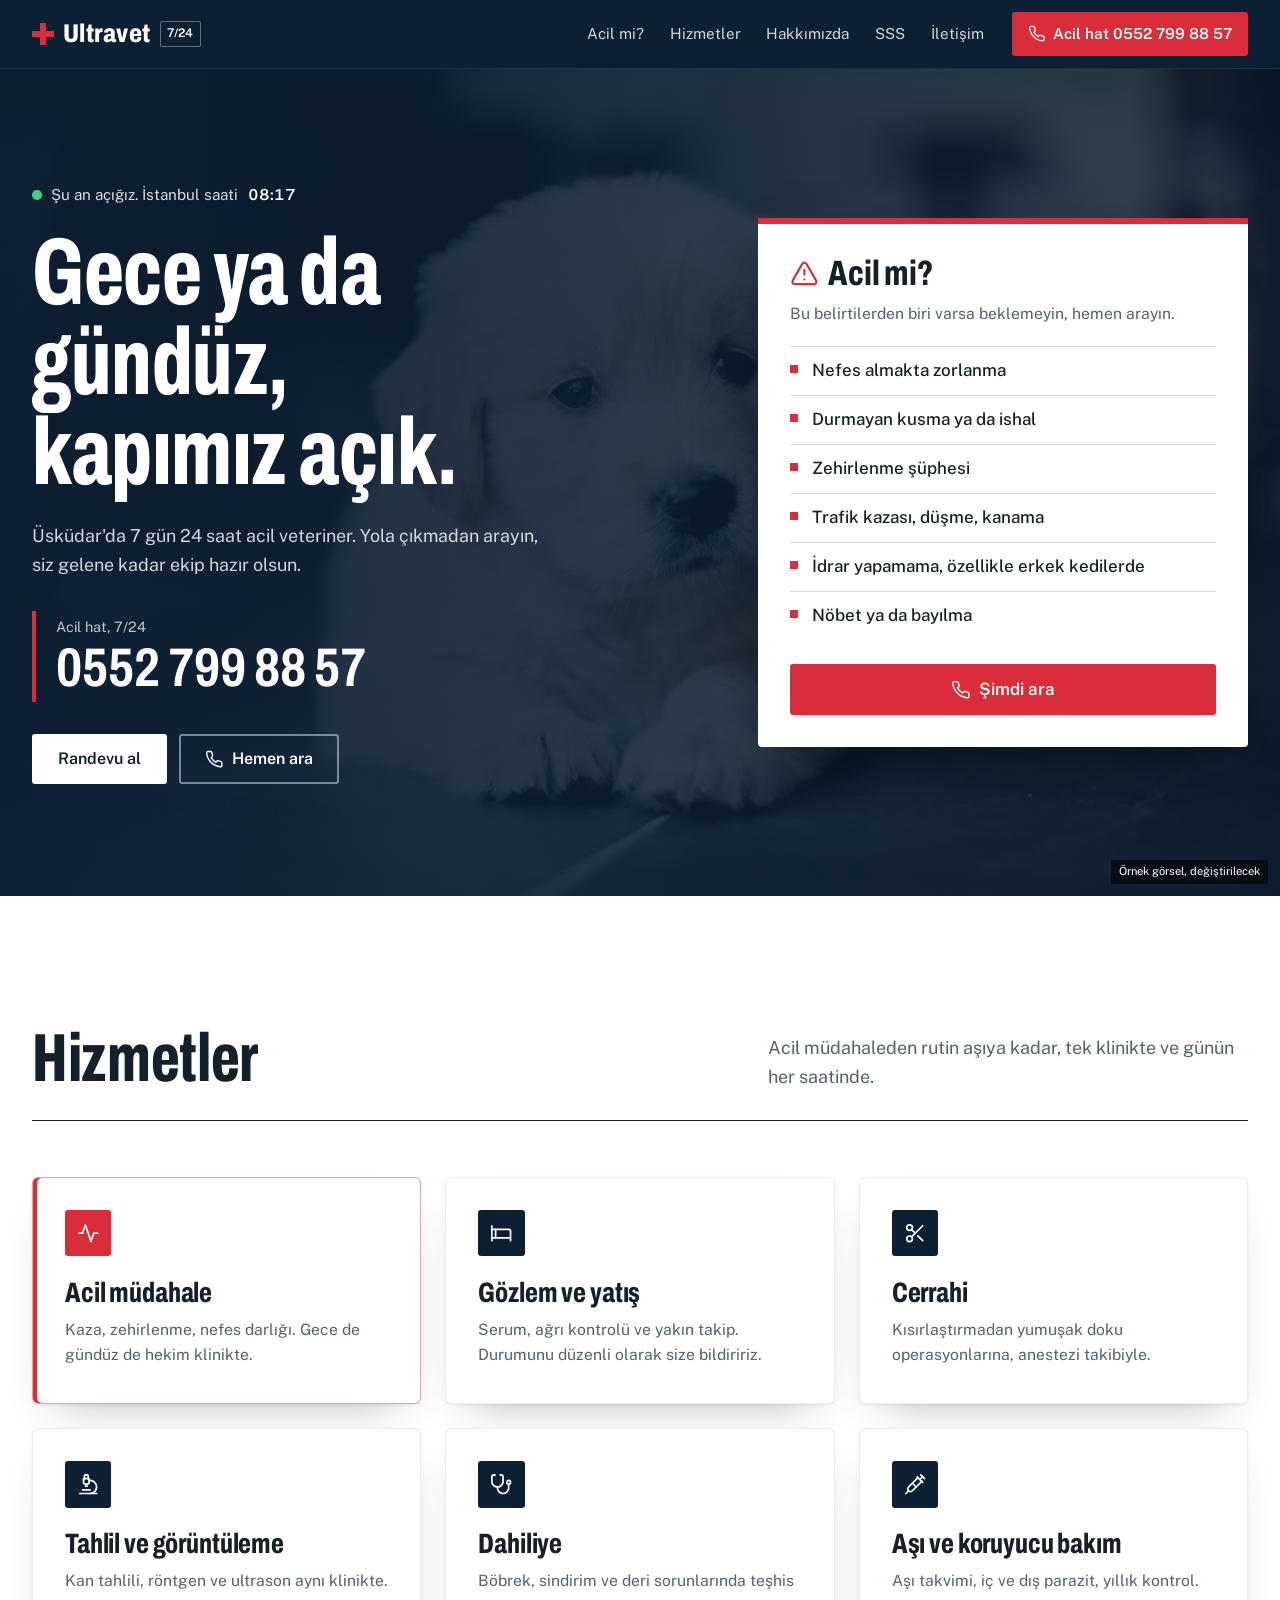
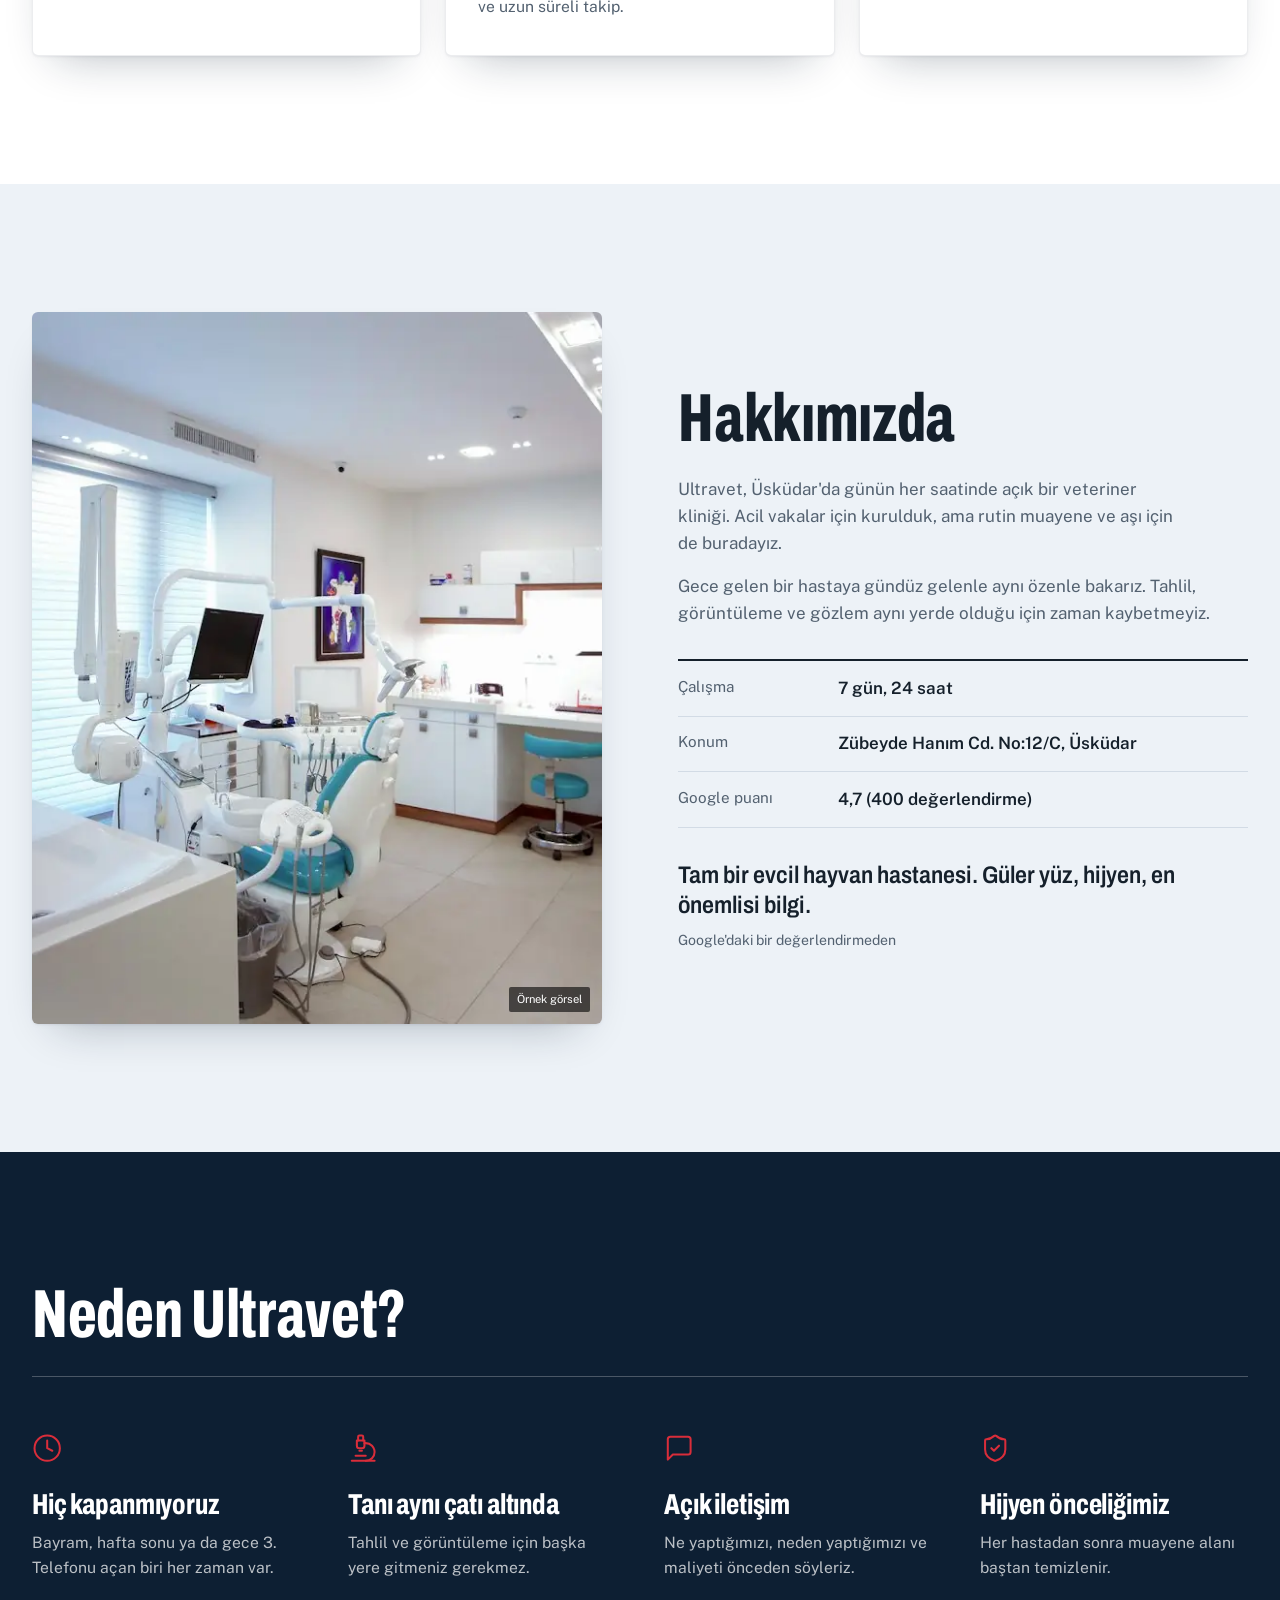
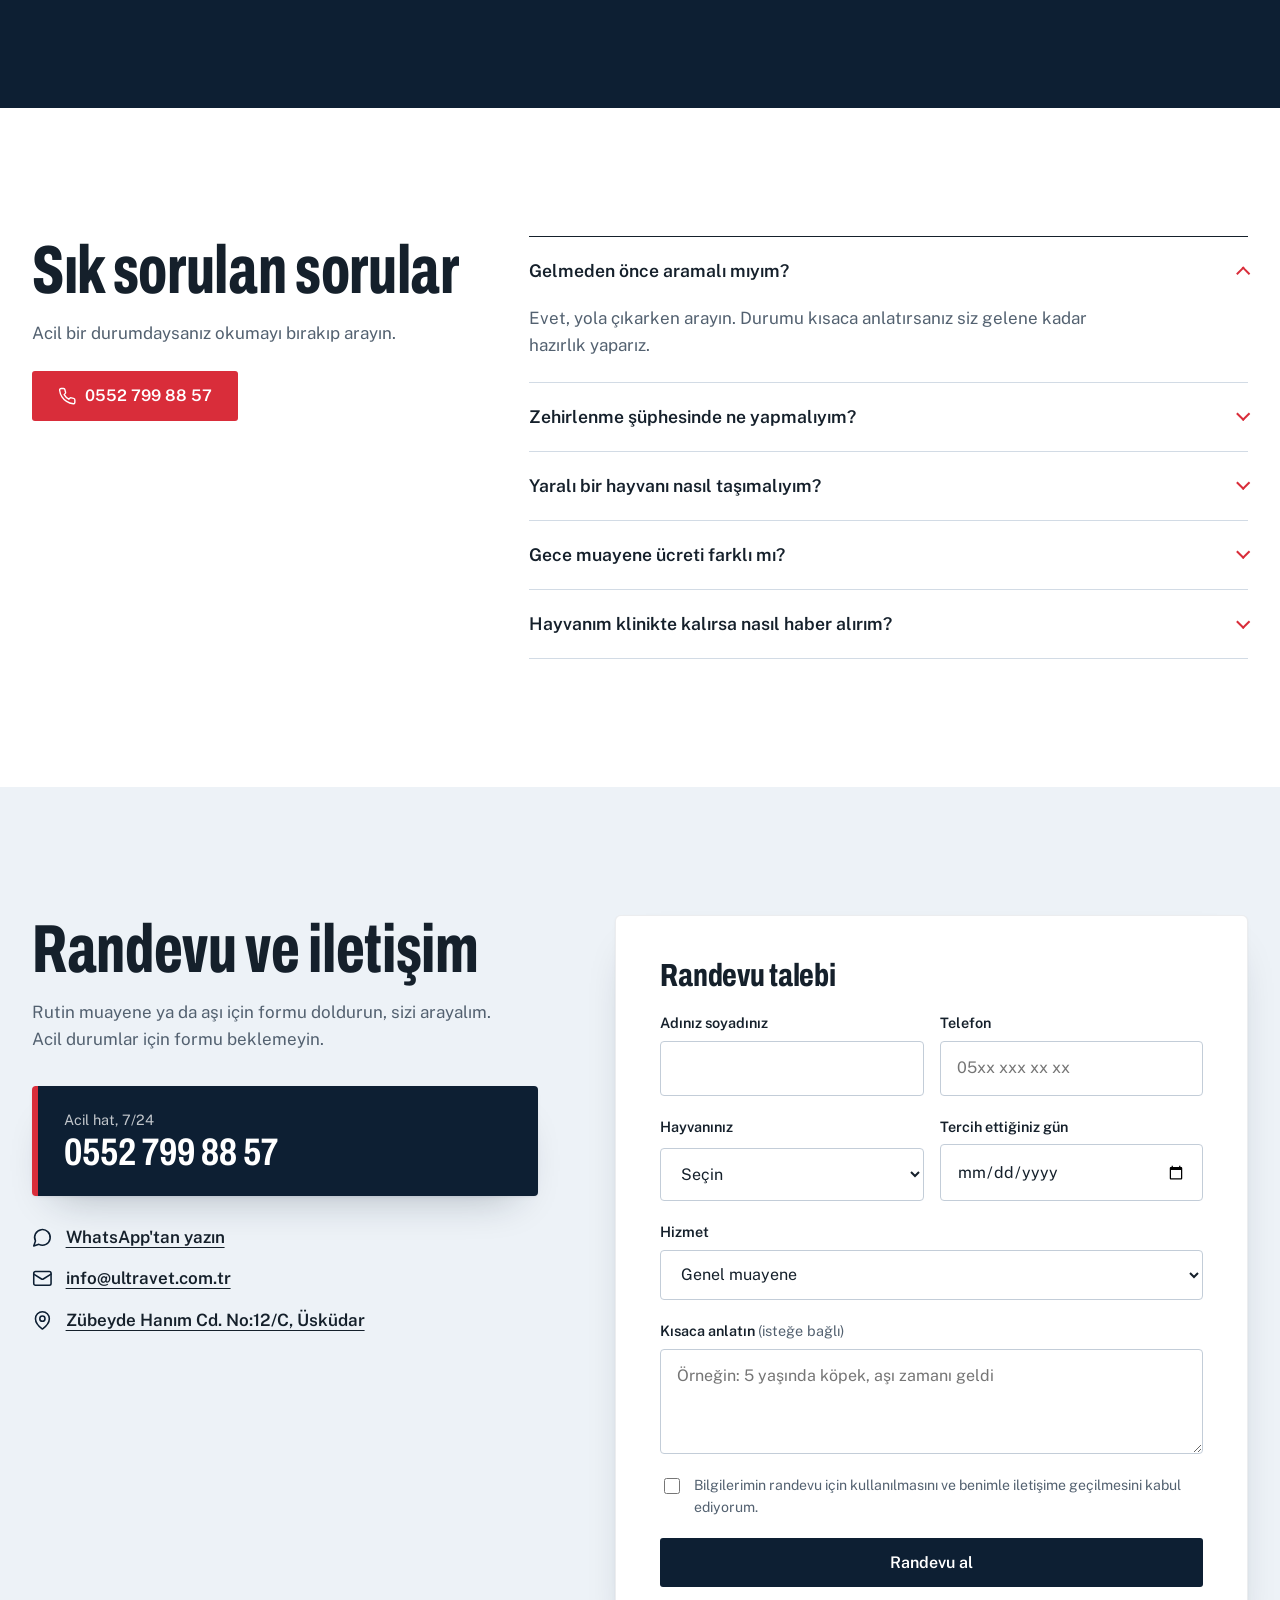
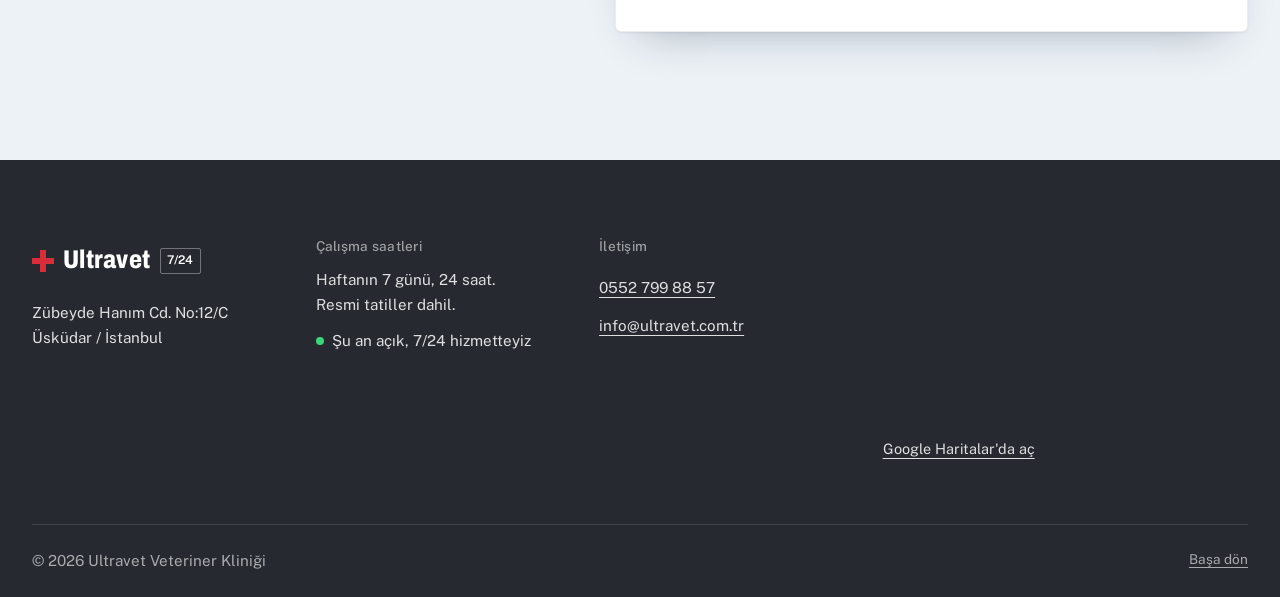
<file: siteler/ultravet/index.html>
<!doctype html>
<html lang="tr">
<head>
  <meta charset="utf-8">
  <meta name="viewport" content="width=device-width, initial-scale=1, viewport-fit=cover">
  <title>Ultravet Veteriner Kliniği | 7/24 Acil Veteriner Üsküdar</title>
  <meta name="description" content="Üsküdar'da 7 gün 24 saat açık acil veteriner. Kedi ve köpeğiniz için acil müdahale, cerrahi, tahlil ve gözlem. Acil hat: 0552 799 88 57.">
  <!-- DEĞİŞTİRİLECEK: alan adı tahmini. canonical, og:url, og:image, şema, robots.txt ve sitemap.xml içinde birlikte güncellenecek. -->
  <link rel="canonical" href="https://www.ultravet.com.tr/">
  <meta name="robots" content="index, follow">
  <meta name="theme-color" content="#0D1F33">
  <meta property="og:type" content="website">
  <meta property="og:locale" content="tr_TR">
  <meta property="og:site_name" content="Ultravet Veteriner Kliniği">
  <meta property="og:title" content="Ultravet Veteriner Kliniği, 7/24 Acil">
  <meta property="og:description" content="Üsküdar'da 7 gün 24 saat açık acil veteriner. Kedi ve köpeğiniz için acil müdahale, cerrahi, tahlil ve gözlem. Acil hat: 0552 799 88 57.">
  <meta property="og:url" content="https://www.ultravet.com.tr/">
  <meta property="og:image" content="https://www.ultravet.com.tr/img/og.jpg">
  <meta property="og:image:width" content="1200">
  <meta property="og:image:height" content="630">
  <meta property="og:image:alt" content="Ultravet Veteriner Kliniği, 7/24 acil veteriner">
  <meta name="twitter:card" content="summary_large_image">
  <link rel="icon" href="data:image/svg+xml,%3Csvg xmlns='http://www.w3.org/2000/svg' viewBox='0 0 32 32'%3E%3Crect width='32' height='32' rx='4' fill='%230D1F33'/%3E%3Cpath d='M13 7h6v6h6v6h-6v6h-6v-6H7v-6h6z' fill='%23E0343F'/%3E%3C/svg%3E">
  <link rel="preconnect" href="https://fonts.googleapis.com">
  <link rel="preconnect" href="https://fonts.gstatic.com" crossorigin>
  <link href="https://fonts.googleapis.com/css2?family=Archivo:wdth,wght@62..125,500..800&family=Public+Sans:wght@400;500;600&display=swap" rel="stylesheet">
  <link rel="stylesheet" href="style.css">
  <link rel="preload" as="image" type="image/webp" href="img/hero-1800.webp" imagesrcset="img/hero-900.webp 900w, img/hero-1800.webp 1800w" imagesizes="100vw">
  <script type="application/ld+json">
  {
    "@context": "https://schema.org",
    "@type": "VeterinaryCare",
    "@id": "https://www.ultravet.com.tr/#isletme",
    "name": "Ultravet Veteriner Kliniği",
    "url": "https://www.ultravet.com.tr/",
    "image": "https://www.ultravet.com.tr/img/og.jpg",
    "telephone": "+905527998857",
    "email": "info@ultravet.com.tr",
    "address": {
      "@type": "PostalAddress",
      "streetAddress": "Zübeyde Hanım Cd. No:12/C",
      "addressLocality": "Üsküdar",
      "addressRegion": "İstanbul",
      "addressCountry": "TR"
    },
    "geo": {
      "@type": "GeoCoordinates",
      "latitude": 41.051411,
      "longitude": 29.076785
    },
    "hasMap": "https://www.google.com/maps/search/?api=1&query=Ultravet+Veteriner+Kliniği&query_place_id=ChIJCxvchArJyhQRPdljpp4F3GY",
    "areaServed": [
      {
        "@type": "AdministrativeArea",
        "name": "Üsküdar"
      },
      {
        "@type": "City",
        "name": "İstanbul"
      }
    ],
    "openingHoursSpecification": [
      {
        "@type": "OpeningHoursSpecification",
        "dayOfWeek": [
          "Monday",
          "Tuesday",
          "Wednesday",
          "Thursday",
          "Friday",
          "Saturday",
          "Sunday"
        ],
        "opens": "00:00",
        "closes": "23:59"
      }
    ],
    "hasOfferCatalog": {
      "@type": "OfferCatalog",
      "name": "Hizmetler",
      "itemListElement": [
        {
          "@type": "Offer",
          "itemOffered": {
            "@type": "Service",
            "name": "Acil müdahale"
          }
        },
        {
          "@type": "Offer",
          "itemOffered": {
            "@type": "Service",
            "name": "Gözlem ve yatış"
          }
        },
        {
          "@type": "Offer",
          "itemOffered": {
            "@type": "Service",
            "name": "Cerrahi"
          }
        },
        {
          "@type": "Offer",
          "itemOffered": {
            "@type": "Service",
            "name": "Tahlil ve görüntüleme"
          }
        },
        {
          "@type": "Offer",
          "itemOffered": {
            "@type": "Service",
            "name": "Dahiliye"
          }
        },
        {
          "@type": "Offer",
          "itemOffered": {
            "@type": "Service",
            "name": "Aşı ve koruyucu bakım"
          }
        }
      ]
    }
  }
  </script>
</head>
<body data-saatler="7/24">

<svg width="0" height="0" style="position:absolute" aria-hidden="true">
  <symbol id="i-tel" viewBox="0 0 24 24"><path d="M22 16.92v3a2 2 0 0 1-2.18 2 19.79 19.79 0 0 1-8.63-3.07 19.5 19.5 0 0 1-6-6 19.79 19.79 0 0 1-3.07-8.67A2 2 0 0 1 4.11 2h3a2 2 0 0 1 2 1.72c.13.96.36 1.9.7 2.81a2 2 0 0 1-.45 2.11L8.09 9.91a16 16 0 0 0 6 6l1.27-1.27a2 2 0 0 1 2.11-.45c.91.34 1.85.57 2.81.7A2 2 0 0 1 22 16.92z"/></symbol>
  <symbol id="i-pin" viewBox="0 0 24 24"><path d="M20 10c0 6-8 12-8 12s-8-6-8-12a8 8 0 0 1 16 0Z"/><circle cx="12" cy="10" r="3"/></symbol>
  <symbol id="i-posta" viewBox="0 0 24 24"><rect width="20" height="16" x="2" y="4" rx="2"/><path d="m22 7-8.97 5.7a1.94 1.94 0 0 1-2.06 0L2 7"/></symbol>
  <symbol id="i-mesaj" viewBox="0 0 24 24"><path d="M7.9 20A9 9 0 1 0 4 16.1L2 22Z"/></symbol>
  <symbol id="i-uyari" viewBox="0 0 24 24"><path d="m21.73 18-8-14a2 2 0 0 0-3.48 0l-8 14A2 2 0 0 0 4 21h16a2 2 0 0 0 1.73-3"/><path d="M12 9v4"/><path d="M12 17h.01"/></symbol>
  <symbol id="i-nabiz" viewBox="0 0 24 24"><path d="M22 12h-4l-3 9L9 3l-3 9H2"/></symbol>
  <symbol id="i-yatak" viewBox="0 0 24 24"><path d="M2 4v16"/><path d="M2 8h18a2 2 0 0 1 2 2v10"/><path d="M2 17h20"/><path d="M6 8v9"/></symbol>
  <symbol id="i-makas" viewBox="0 0 24 24"><circle cx="6" cy="6" r="3"/><path d="M8.12 8.12 12 12"/><path d="M20 4 8.12 15.88"/><circle cx="6" cy="18" r="3"/><path d="M14.8 14.8 20 20"/></symbol>
  <symbol id="i-mikroskop" viewBox="0 0 24 24"><path d="M6 18h8"/><path d="M3 22h18"/><path d="M14 22a7 7 0 1 0 0-14h-1"/><path d="M9 14h2"/><path d="M9 12a2 2 0 0 1-2-2V6h6v4a2 2 0 0 1-2 2Z"/><path d="M12 6V3a1 1 0 0 0-1-1H9a1 1 0 0 0-1 1v3"/></symbol>
  <symbol id="i-asi" viewBox="0 0 24 24"><path d="m18 2 4 4"/><path d="m17 7 3-3"/><path d="M19 9 8.7 19.3c-1 1-2.5 1-3.4 0l-.6-.6c-1-1-1-2.5 0-3.4L15 5"/><path d="m9 11 4 4"/><path d="m5 19-3 3"/><path d="m14 4 6 6"/></symbol>
  <symbol id="i-steteskop" viewBox="0 0 24 24"><path d="M4.8 2.3A.3.3 0 1 0 5 2H4a2 2 0 0 0-2 2v5a6 6 0 0 0 12 0V4a2 2 0 0 0-2-2h-1a.2.2 0 1 0 .3.3"/><path d="M8 15v1a6 6 0 0 0 12 0v-4"/><circle cx="20" cy="10" r="2"/></symbol>
  <symbol id="i-kalkan" viewBox="0 0 24 24"><path d="M20 13c0 5-3.5 7.5-7.66 8.95a1 1 0 0 1-.67-.01C7.5 20.5 4 18 4 13V6a1 1 0 0 1 1-1c2 0 4.5-1.2 6.24-2.72a1.17 1.17 0 0 1 1.52 0C14.51 3.81 17 5 19 5a1 1 0 0 1 1 1z"/><path d="m9 12 2 2 4-4"/></symbol>
  <symbol id="i-saat" viewBox="0 0 24 24"><circle cx="12" cy="12" r="10"/><path d="M12 6v6l4 2"/></symbol>
  <symbol id="i-konusma" viewBox="0 0 24 24"><path d="M21 15a2 2 0 0 1-2 2H7l-4 4V5a2 2 0 0 1 2-2h14a2 2 0 0 1 2 2z"/></symbol>
</svg>

<a class="atla" href="#icerik">İçeriğe geç</a>

<header class="ust" data-header>
  <div class="ust__ic kap">
    <a class="logo" href="#ust" aria-label="Ultravet Veteriner Kliniği, sayfa başı">
      <span class="logo__isaret" aria-hidden="true"></span>
      <span class="logo__ad">Ultravet</span>
      <span class="logo__etiket">7/24</span>
    </a>
    <nav class="menu" id="menu" data-menu aria-label="Ana menü">
      <a href="#acil">Acil mi?</a>
      <a href="#hizmetler">Hizmetler</a>
      <a href="#hakkimizda">Hakkımızda</a>
      <a href="#sss">SSS</a>
      <a href="#iletisim">İletişim</a>
      <a class="menu__randevu" href="#randevu">Randevu al</a>
    </nav>
    <a class="ust__tel" href="tel:+905527998857"><svg class="ik"><use href="#i-tel"/></svg><span>Acil hat 0552 799 88 57</span></a>
    <button class="menu-dugme" type="button" data-menu-toggle aria-expanded="false" aria-controls="menu" aria-label="Menüyü aç"><span></span></button>
  </div>
</header>

<main id="icerik">

  <section class="acilis" id="ust" aria-labelledby="acilis-baslik">
    <!-- DEĞİŞTİRİLECEK: stok görsel (Unsplash). Kliniğin gece çekilmiş dış cephe fotoğrafı ya da kısa videosu konacak. -->
    <img class="acilis__gorsel" src="img/hero-1800.webp" srcset="img/hero-900.webp 900w, img/hero-1800.webp 1800w" sizes="100vw" width="1800" height="1350" alt="Karanlık zeminde uzanan bir golden retriever yavrusu" data-degistirilecek="stok görsel" fetchpriority="high">
    <div class="acilis__ic kap">
      <div class="acilis__metin">
        <p class="canli"><span class="canli__nokta" aria-hidden="true"></span>Şu an açığız. İstanbul saati <time data-canli-saat>--:--</time></p>
        <h1 id="acilis-baslik">Gece ya da gündüz, kapımız açık.</h1>
        <p class="acilis__alt">Üsküdar'da 7 gün 24 saat acil veteriner. Yola çıkmadan arayın, siz gelene kadar ekip hazır olsun.</p>
        <a class="acil-hat" href="tel:+905527998857" data-ana-cagri>
          <span class="acil-hat__etiket">Acil hat, 7/24</span>
          <span class="acil-hat__no">0552 799 88 57</span>
        </a>
        <div class="dugmeler">
          <a class="dugme dugme--ana" href="#randevu">Randevu al</a>
          <a class="dugme dugme--cizgi" href="tel:+905527998857"><svg class="ik"><use href="#i-tel"/></svg>Hemen ara</a>
        </div>
      </div>

      <aside class="acil-panel" id="acil" aria-labelledby="acil-baslik">
        <h2 id="acil-baslik"><svg class="ik"><use href="#i-uyari"/></svg>Acil mi?</h2>
        <p>Bu belirtilerden biri varsa beklemeyin, hemen arayın.</p>
        <ul>
          <li>Nefes almakta zorlanma</li>
          <li>Durmayan kusma ya da ishal</li>
          <li>Zehirlenme şüphesi</li>
          <li>Trafik kazası, düşme, kanama</li>
          <li>İdrar yapamama, özellikle erkek kedilerde</li>
          <li>Nöbet ya da bayılma</li>
        </ul>
        <a class="acil-panel__ara" href="tel:+905527998857"><svg class="ik"><use href="#i-tel"/></svg>Şimdi ara</a>
      </aside>
    </div>
    <span class="stok">Örnek görsel, değiştirilecek</span>
  </section>

  <section class="bolum" id="hizmetler" aria-labelledby="hizmetler-baslik">
    <div class="kap">
      <div class="bolum__bas">
        <h2 id="hizmetler-baslik">Hizmetler</h2>
        <p>Acil müdahaleden rutin aşıya kadar, tek klinikte ve günün her saatinde.</p>
      </div>
      <ul class="kartlar">
        <li class="kart kart--acil">
          <span class="kart__ik"><svg class="ik"><use href="#i-nabiz"/></svg></span>
          <h3>Acil müdahale</h3>
          <p>Kaza, zehirlenme, nefes darlığı. Gece de gündüz de hekim klinikte.</p>
        </li>
        <li class="kart">
          <span class="kart__ik"><svg class="ik"><use href="#i-yatak"/></svg></span>
          <h3>Gözlem ve yatış</h3>
          <p>Serum, ağrı kontrolü ve yakın takip. Durumunu düzenli olarak size bildiririz.</p>
        </li>
        <li class="kart">
          <span class="kart__ik"><svg class="ik"><use href="#i-makas"/></svg></span>
          <h3>Cerrahi</h3>
          <p>Kısırlaştırmadan yumuşak doku operasyonlarına, anestezi takibiyle.</p>
        </li>
        <li class="kart">
          <span class="kart__ik"><svg class="ik"><use href="#i-mikroskop"/></svg></span>
          <h3>Tahlil ve görüntüleme</h3>
          <p>Kan tahlili, röntgen ve ultrason aynı klinikte.</p>
        </li>
        <li class="kart">
          <span class="kart__ik"><svg class="ik"><use href="#i-steteskop"/></svg></span>
          <h3>Dahiliye</h3>
          <p>Böbrek, sindirim ve deri sorunlarında teşhis ve uzun süreli takip.</p>
        </li>
        <li class="kart">
          <span class="kart__ik"><svg class="ik"><use href="#i-asi"/></svg></span>
          <h3>Aşı ve koruyucu bakım</h3>
          <p>Aşı takvimi, iç ve dış parazit, yıllık kontrol.</p>
        </li>
      </ul>
    </div>
  </section>

  <section class="bolum bolum--buz" id="hakkimizda" aria-labelledby="hakkimizda-baslik">
    <div class="kap hakkimizda">
      <figure class="hakkimizda__gorsel">
        <!-- DEĞİŞTİRİLECEK: stok görsel (Unsplash). Kliniğin muayene odası fotoğrafı konacak. -->
        <img src="img/klinik.webp" width="1100" height="735" decoding="async" alt="Aydınlık ve düzenli bir muayene odası" loading="lazy" data-degistirilecek="stok görsel">
        <span class="stok">Örnek görsel</span>
      </figure>
      <div class="hakkimizda__metin">
        <h2 id="hakkimizda-baslik">Hakkımızda</h2>
        <p>Ultravet, Üsküdar'da günün her saatinde açık bir veteriner kliniği. Acil vakalar için kurulduk, ama rutin muayene ve aşı için de buradayız.</p>
        <p>Gece gelen bir hastaya gündüz gelenle aynı özenle bakarız. Tahlil, görüntüleme ve gözlem aynı yerde olduğu için zaman kaybetmeyiz.</p>
        <dl class="kunye">
          <div><dt>Çalışma</dt><dd>7 gün, 24 saat</dd></div>
          <div><dt>Konum</dt><dd>Zübeyde Hanım Cd. No:12/C, Üsküdar</dd></div>
          <div><dt>Google puanı</dt><dd>4,7 (400 değerlendirme)</dd></div>
        </dl>
        <blockquote class="alinti">
          <p>Tam bir evcil hayvan hastanesi. Güler yüz, hijyen, en önemlisi bilgi.</p>
          <cite>Google'daki bir değerlendirmeden</cite>
        </blockquote>
      </div>
    </div>
  </section>

  <section class="bolum bolum--koyu" id="neden-biz" aria-labelledby="neden-baslik">
    <div class="kap">
      <div class="bolum__bas">
        <h2 id="neden-baslik">Neden Ultravet?</h2>
      </div>
      <ul class="nedenler">
        <li>
          <svg class="ik"><use href="#i-saat"/></svg>
          <h3>Hiç kapanmıyoruz</h3>
          <p>Bayram, hafta sonu ya da gece 3. Telefonu açan biri her zaman var.</p>
        </li>
        <li>
          <svg class="ik"><use href="#i-mikroskop"/></svg>
          <h3>Tanı aynı çatı altında</h3>
          <p>Tahlil ve görüntüleme için başka yere gitmeniz gerekmez.</p>
        </li>
        <li>
          <svg class="ik"><use href="#i-konusma"/></svg>
          <h3>Açık iletişim</h3>
          <p>Ne yaptığımızı, neden yaptığımızı ve maliyeti önceden söyleriz.</p>
        </li>
        <li>
          <svg class="ik"><use href="#i-kalkan"/></svg>
          <h3>Hijyen önceliğimiz</h3>
          <p>Her hastadan sonra muayene alanı baştan temizlenir.</p>
        </li>
      </ul>
    </div>
  </section>

  <section class="bolum" id="sss" aria-labelledby="sss-baslik">
    <div class="kap sss">
      <div class="sss__bas">
        <h2 id="sss-baslik">Sık sorulan sorular</h2>
        <p>Acil bir durumdaysanız okumayı bırakıp arayın.</p>
        <a class="dugme dugme--kirmizi" href="tel:+905527998857"><svg class="ik"><use href="#i-tel"/></svg>0552 799 88 57</a>
      </div>
      <div class="sss__liste">
        <details name="sss" open>
          <summary>Gelmeden önce aramalı mıyım?</summary>
          <p>Evet, yola çıkarken arayın. Durumu kısaca anlatırsanız siz gelene kadar hazırlık yaparız.</p>
        </details>
        <details name="sss">
          <summary>Zehirlenme şüphesinde ne yapmalıyım?</summary>
          <p>Kendiniz kusturmaya çalışmayın. Yediği şeyin ambalajını ya da fotoğrafını yanınıza alın ve hemen arayın.</p>
        </details>
        <details name="sss">
          <summary>Yaralı bir hayvanı nasıl taşımalıyım?</summary>
          <p>Kedileri kapalı taşıma çantasında, yaralı köpekleri bir battaniye ya da düz bir zemin üzerinde, mümkünse iki kişiyle taşıyın.</p>
        </details>
        <details name="sss">
          <summary>Gece muayene ücreti farklı mı?</summary>
          <p>Gece ve tatil saatlerinde acil muayene ücreti farklı olabilir. Telefonda önceden bilgi veririz.</p>
        </details>
        <details name="sss">
          <summary>Hayvanım klinikte kalırsa nasıl haber alırım?</summary>
          <p>Gözlem süresince durumunu telefonla ve mesajla düzenli olarak paylaşırız.</p>
        </details>
      </div>
    </div>
  </section>

  <section class="bolum bolum--buz" id="iletisim" aria-labelledby="iletisim-baslik">
    <div class="kap iletisim">
      <div class="iletisim__bilgi">
        <h2 id="iletisim-baslik">Randevu ve iletişim</h2>
        <p>Rutin muayene ya da aşı için formu doldurun, sizi arayalım. Acil durumlar için formu beklemeyin.</p>
        <a class="buyuk-ara" href="tel:+905527998857">
          <span>Acil hat, 7/24</span>
          <strong>0552 799 88 57</strong>
        </a>
        <ul class="kanallar">
          <li><svg class="ik"><use href="#i-mesaj"/></svg><a href="https://wa.me/905527998857?text=Merhaba%2C%20randevu%20almak%20istiyorum." target="_blank" rel="noopener">WhatsApp'tan yazın</a></li>
          <!-- DEĞİŞTİRİLECEK: e-posta adresi işletmeden alınacak -->
          <li><svg class="ik"><use href="#i-posta"/></svg><a href="mailto:info@ultravet.com.tr">info@ultravet.com.tr</a></li>
          <li><svg class="ik"><use href="#i-pin"/></svg><a href="https://www.google.com/maps/dir/?api=1&amp;destination=Ultravet+Veteriner+Klini%C4%9Fi&amp;destination_place_id=ChIJCxvchArJyhQRPdljpp4F3GY" target="_blank" rel="noopener">Zübeyde Hanım Cd. No:12/C, Üsküdar</a></li>
        </ul>
      </div>

      <form class="form" id="randevu" name="randevu" method="POST" data-netlify="true" netlify-honeypot="bot-field" data-telefon="0552 799 88 57">
        <input type="hidden" name="form-name" value="randevu">
        <p class="gizli"><label>Bu alanı boş bırakın <input name="bot-field" tabindex="-1" autocomplete="off"></label></p>
        <h3 class="form__baslik">Randevu talebi</h3>
        <div class="alan-ikili">
          <div class="alan">
            <label for="ad">Adınız soyadınız</label>
            <input id="ad" name="ad" type="text" autocomplete="name" required>
          </div>
          <div class="alan">
            <label for="telefon">Telefon</label>
            <input id="telefon" name="telefon" type="tel" inputmode="tel" autocomplete="tel" placeholder="05xx xxx xx xx" pattern="[0-9 \+\(\)]{10,}" required>
          </div>
        </div>
        <div class="alan-ikili">
          <div class="alan">
            <label for="tur">Hayvanınız</label>
            <select id="tur" name="tur" required>
              <option value="" selected disabled>Seçin</option>
              <option>Kedi</option><option>Köpek</option><option>Kuş</option><option>Tavşan</option><option>Diğer</option>
            </select>
          </div>
          <div class="alan">
            <label for="gun">Tercih ettiğiniz gün</label>
            <input id="gun" name="gun" type="date">
          </div>
        </div>
        <div class="alan">
          <label for="hizmet">Hizmet</label>
          <select id="hizmet" name="hizmet">
            <option>Genel muayene</option><option>Aşı ve koruyucu bakım</option><option>Cerrahi</option><option>Tahlil ve görüntüleme</option><option>Dahiliye</option><option>Kontrol muayenesi</option><option>Emin değilim</option>
          </select>
        </div>
        <div class="alan">
          <label for="mesaj">Kısaca anlatın <span class="istege-bagli">(isteğe bağlı)</span></label>
          <textarea id="mesaj" name="mesaj" rows="3" placeholder="Örneğin: 5 yaşında köpek, aşı zamanı geldi"></textarea>
        </div>
        <label class="onay"><input type="checkbox" name="kvkk" required> Bilgilerimin randevu için kullanılmasını ve benimle iletişime geçilmesini kabul ediyorum.</label>
        <button class="dugme dugme--ana dugme--tam" type="submit">Randevu al</button>
        <p class="form__durum" data-form-durum role="status" aria-live="polite"></p>
      </form>
    </div>
  </section>

</main>

<footer class="alt">
  <div class="kap alt__ic">
    <div>
      <a class="logo" href="#ust"><span class="logo__isaret" aria-hidden="true"></span><span class="logo__ad">Ultravet</span><span class="logo__etiket">7/24</span></a>
      <p class="alt__adres">Zübeyde Hanım Cd. No:12/C<br>Üsküdar / İstanbul</p>
    </div>
    <div>
      <h2>Çalışma saatleri</h2>
      <p>Haftanın 7 günü, 24 saat.<br>Resmi tatiller dahil.</p>
      <p class="alt__durum" data-acik-durum></p>
    </div>
    <div>
      <h2>İletişim</h2>
      <p><a href="tel:+905527998857">0552 799 88 57</a><br><a href="mailto:info@ultravet.com.tr">info@ultravet.com.tr</a></p>
    </div>
    <div class="alt__harita">
      <iframe title="Ultravet Veteriner Kliniği harita konumu" src="https://maps.google.com/maps?q=41.051411,29.076785&amp;z=16&amp;hl=tr&amp;output=embed" loading="lazy" referrerpolicy="no-referrer-when-downgrade"></iframe>
      <a href="https://www.google.com/maps/search/?api=1&amp;query=Ultravet+Veteriner+Klini%C4%9Fi&amp;query_place_id=ChIJCxvchArJyhQRPdljpp4F3GY" target="_blank" rel="noopener">Google Haritalar'da aç</a>
    </div>
  </div>
  <div class="kap alt__son">
    <p>&copy; <span data-yil>2026</span> Ultravet Veteriner Kliniği</p>
    <a href="#ust">Başa dön</a>
  </div>
</footer>

<nav class="mobil-bar" aria-label="Hızlı iletişim">
  <a class="mobil-bar__ara" href="tel:+905527998857" aria-label="Hemen ara: 0552 799 88 57"><svg class="ik"><use href="#i-tel"/></svg>0552 799 88 57</a>
  <a class="mobil-bar__randevu" href="#randevu">Randevu al</a>
</nav>

<script src="site.js" defer></script>
</body>
</html>
</file>
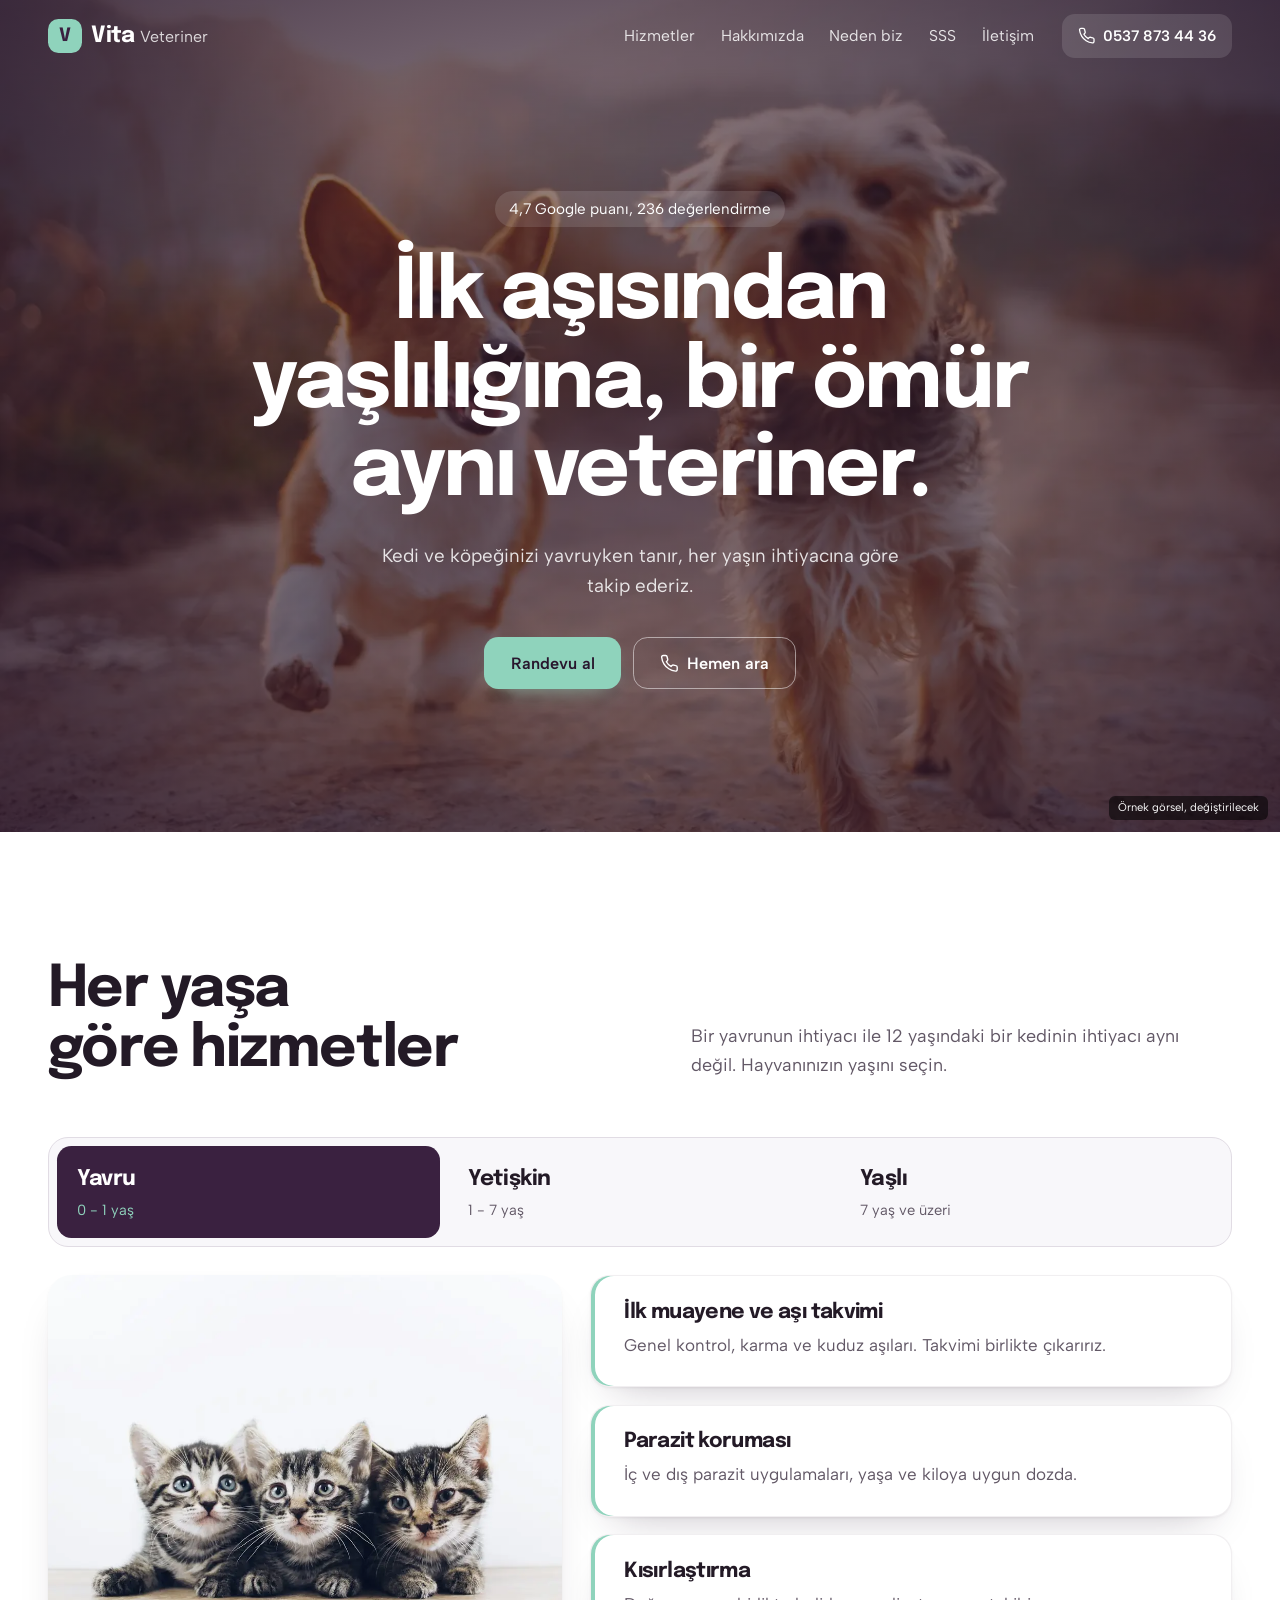
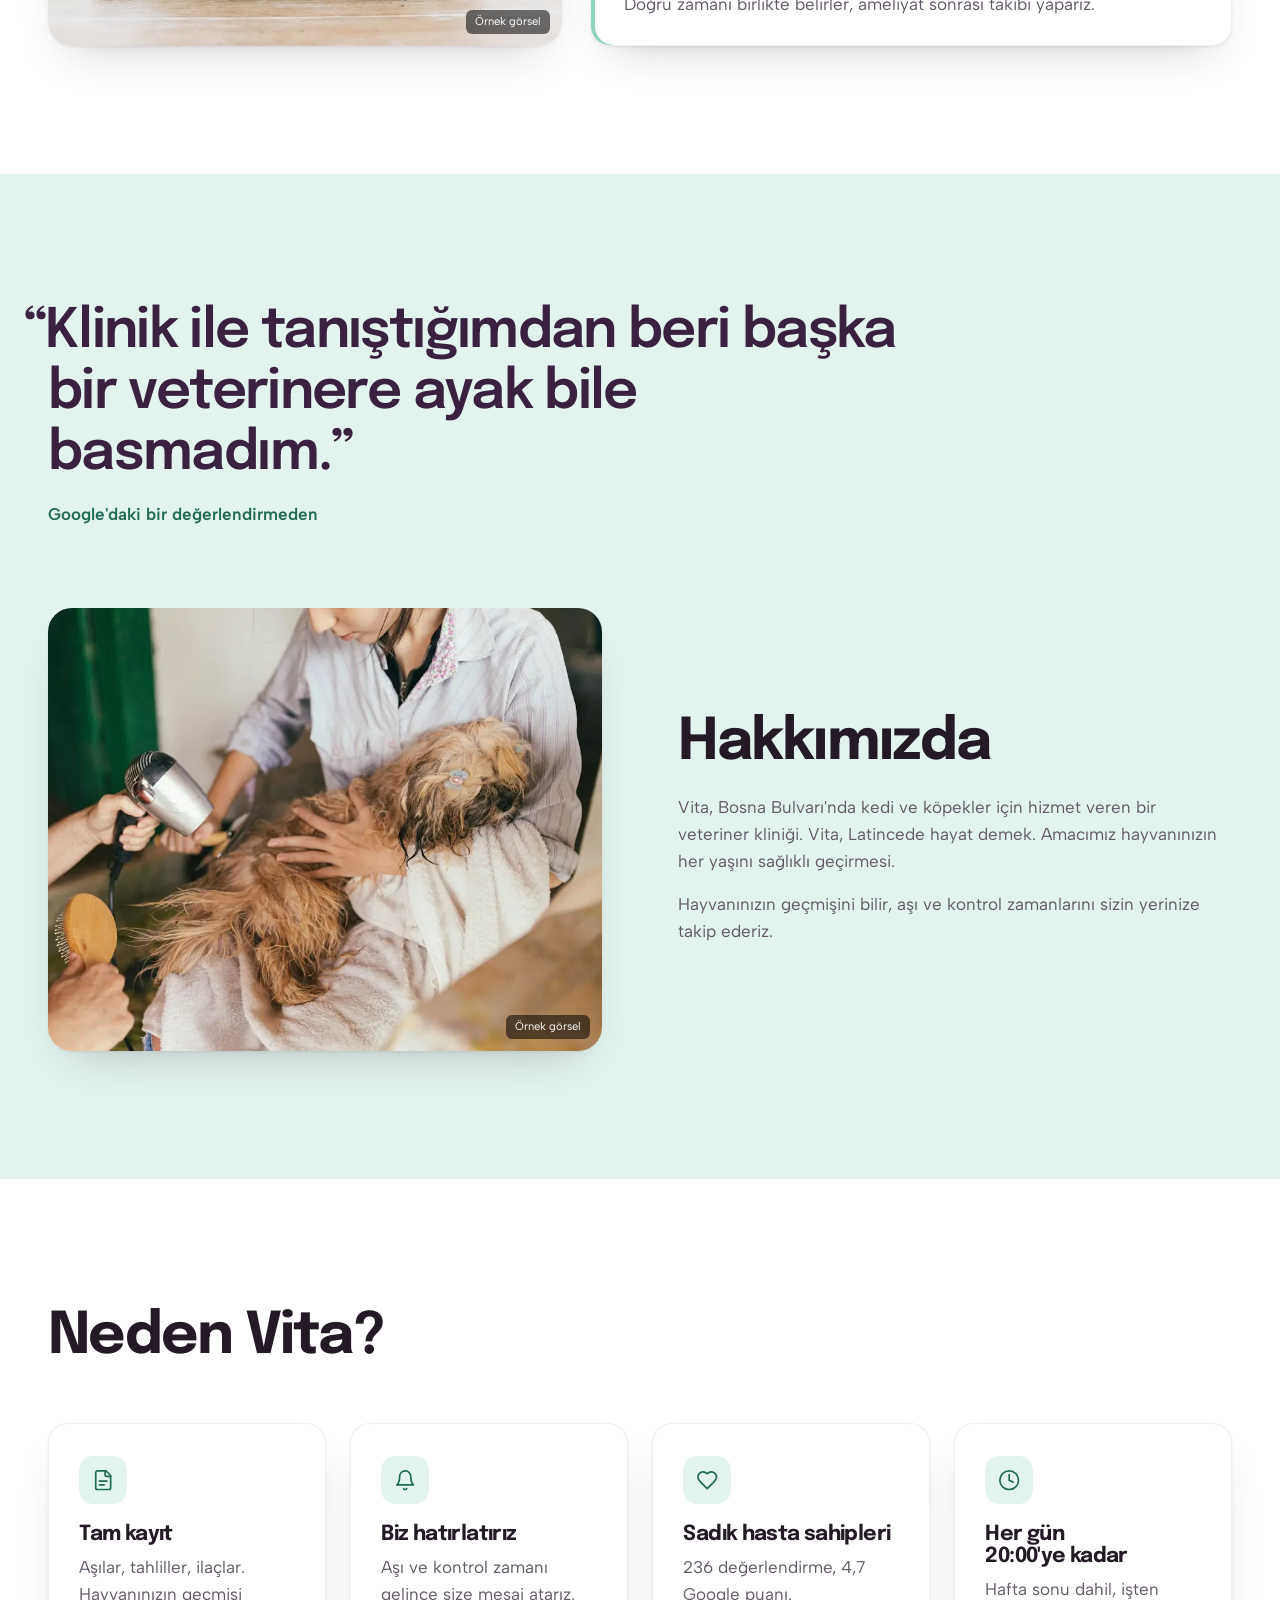
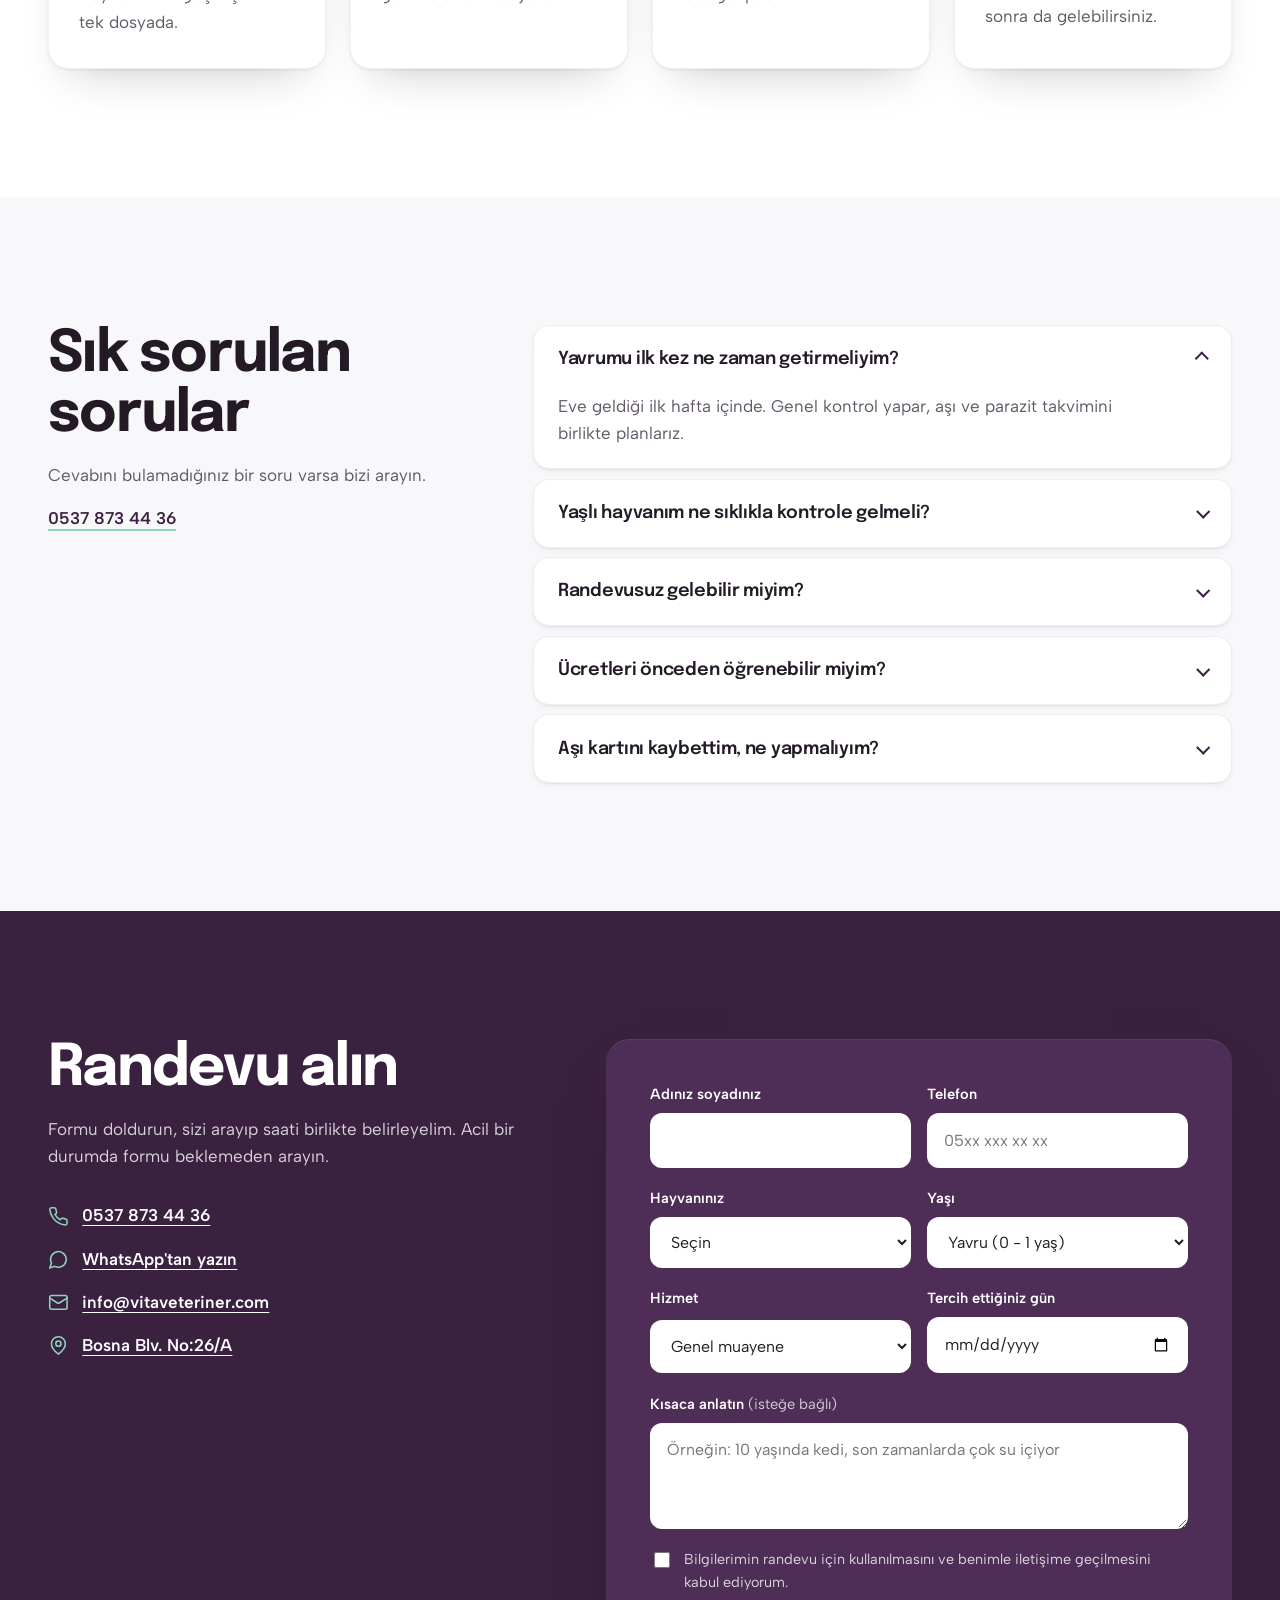
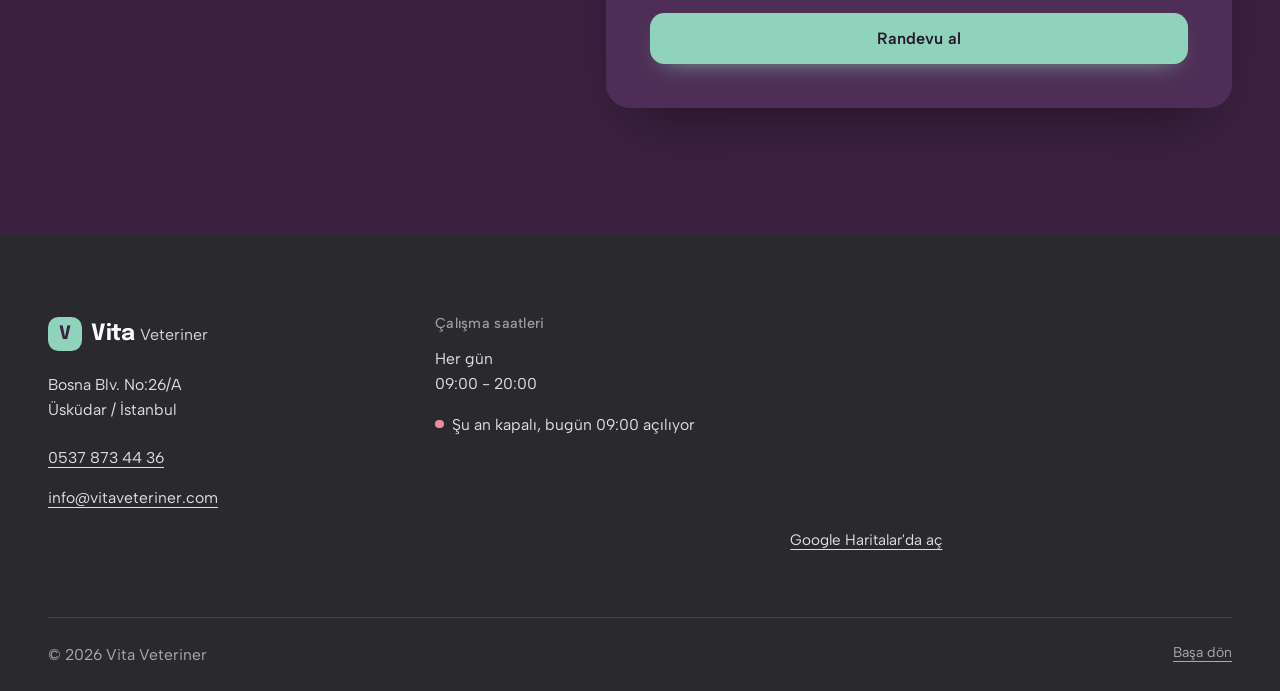
<file: siteler/vita/index.html>
<!doctype html>
<html lang="tr">
<head>
  <meta charset="utf-8">
  <meta name="viewport" content="width=device-width, initial-scale=1, viewport-fit=cover">
  <title>Ümraniye Vita Veteriner | Bosna Bulvarı Veteriner Kliniği</title>
  <meta name="description" content="Yavru aşılarından yaşlılık kontrollerine kedi ve köpekler için veteriner. Bosna Bulvarı No:26/A, her gün 20:00'ye kadar. Randevu: 0537 873 44 36.">
  <!-- DEĞİŞTİRİLECEK: alan adı tahmini. canonical, og:url, og:image, şema, robots.txt ve sitemap.xml içinde birlikte güncellenecek. -->
  <link rel="canonical" href="https://www.vitaveteriner.com/">
  <meta name="robots" content="index, follow">
  <meta name="theme-color" content="#3A2140">
  <meta property="og:type" content="website">
  <meta property="og:locale" content="tr_TR">
  <meta property="og:site_name" content="Ümraniye Vita Veteriner">
  <meta property="og:title" content="Vita Veteriner">
  <meta property="og:description" content="Yavru aşılarından yaşlılık kontrollerine kedi ve köpekler için veteriner. Bosna Bulvarı No:26/A, her gün 20:00'ye kadar. Randevu: 0537 873 44 36.">
  <meta property="og:url" content="https://www.vitaveteriner.com/">
  <meta property="og:image" content="https://www.vitaveteriner.com/img/og.jpg">
  <meta property="og:image:width" content="1200">
  <meta property="og:image:height" content="630">
  <meta property="og:image:alt" content="Vita Veteriner, Bosna Bulvarı">
  <meta name="twitter:card" content="summary_large_image">
  <link rel="icon" href="data:image/svg+xml,%3Csvg xmlns='http://www.w3.org/2000/svg' viewBox='0 0 32 32'%3E%3Crect width='32' height='32' rx='9' fill='%233A2140'/%3E%3Cpath d='M8 9l8 15 8-15' fill='none' stroke='%238FD3BC' stroke-width='3.2' stroke-linecap='round' stroke-linejoin='round'/%3E%3C/svg%3E">
  <link rel="preconnect" href="https://fonts.googleapis.com">
  <link rel="preconnect" href="https://fonts.gstatic.com" crossorigin>
  <link href="https://fonts.googleapis.com/css2?family=Albert+Sans:wght@400;500;600&family=Epilogue:wght@500;600;700&display=swap" rel="stylesheet">
  <link rel="stylesheet" href="style.css">
  <link rel="preload" as="image" type="image/webp" href="img/hero-1800.webp" imagesrcset="img/hero-900.webp 900w, img/hero-1800.webp 1800w" imagesizes="100vw">
  <script type="application/ld+json">
  {
    "@context": "https://schema.org",
    "@type": "VeterinaryCare",
    "@id": "https://www.vitaveteriner.com/#isletme",
    "name": "Ümraniye Vita Veteriner",
    "url": "https://www.vitaveteriner.com/",
    "image": "https://www.vitaveteriner.com/img/og.jpg",
    "telephone": "+905378734436",
    "email": "info@vitaveteriner.com",
    "address": {
      "@type": "PostalAddress",
      "streetAddress": "Bosna Blv. No:26/A",
      "addressLocality": "Üsküdar",
      "addressRegion": "İstanbul",
      "addressCountry": "TR"
    },
    "geo": {
      "@type": "GeoCoordinates",
      "latitude": 41.0273081,
      "longitude": 29.0815304
    },
    "hasMap": "https://www.google.com/maps/search/?api=1&query=Ümraniye+Vita+Veteriner&query_place_id=ChIJqSnqH87JyhQR5xH2T12G6oI",
    "areaServed": [
      {
        "@type": "AdministrativeArea",
        "name": "Üsküdar"
      },
      {
        "@type": "City",
        "name": "İstanbul"
      }
    ],
    "openingHoursSpecification": [
      {
        "@type": "OpeningHoursSpecification",
        "dayOfWeek": [
          "Monday",
          "Tuesday",
          "Wednesday",
          "Thursday",
          "Friday",
          "Saturday",
          "Sunday"
        ],
        "opens": "09:00",
        "closes": "20:00"
      }
    ],
    "hasOfferCatalog": {
      "@type": "OfferCatalog",
      "name": "Hizmetler",
      "itemListElement": [
        {
          "@type": "Offer",
          "itemOffered": {
            "@type": "Service",
            "name": "İlk muayene ve aşı takvimi"
          }
        },
        {
          "@type": "Offer",
          "itemOffered": {
            "@type": "Service",
            "name": "Parazit koruması"
          }
        },
        {
          "@type": "Offer",
          "itemOffered": {
            "@type": "Service",
            "name": "Kısırlaştırma"
          }
        },
        {
          "@type": "Offer",
          "itemOffered": {
            "@type": "Service",
            "name": "Yıllık check-up"
          }
        },
        {
          "@type": "Offer",
          "itemOffered": {
            "@type": "Service",
            "name": "Diş bakımı"
          }
        },
        {
          "@type": "Offer",
          "itemOffered": {
            "@type": "Service",
            "name": "Hastalık ve tahlil"
          }
        },
        {
          "@type": "Offer",
          "itemOffered": {
            "@type": "Service",
            "name": "Kan ve böbrek tahlilleri"
          }
        },
        {
          "@type": "Offer",
          "itemOffered": {
            "@type": "Service",
            "name": "Eklem ve ağrı takibi"
          }
        },
        {
          "@type": "Offer",
          "itemOffered": {
            "@type": "Service",
            "name": "Daha sık kontrol"
          }
        }
      ]
    },
    "alternateName": "Vita Veteriner"
  }
  </script>
</head>
<!-- DEĞİŞTİRİLECEK: çalışma saatleri tahmini (kapanış 20:00 Google'dan), açılış saati ve ilçe işletmeyle doğrulanacak (0 = Pazar) -->
<body data-saatler='{"0":["09:00","20:00"],"1":["09:00","20:00"],"2":["09:00","20:00"],"3":["09:00","20:00"],"4":["09:00","20:00"],"5":["09:00","20:00"],"6":["09:00","20:00"]}'>

<svg width="0" height="0" style="position:absolute" aria-hidden="true">
  <symbol id="i-tel" viewBox="0 0 24 24"><path d="M22 16.92v3a2 2 0 0 1-2.18 2 19.79 19.79 0 0 1-8.63-3.07 19.5 19.5 0 0 1-6-6 19.79 19.79 0 0 1-3.07-8.67A2 2 0 0 1 4.11 2h3a2 2 0 0 1 2 1.72c.13.96.36 1.9.7 2.81a2 2 0 0 1-.45 2.11L8.09 9.91a16 16 0 0 0 6 6l1.27-1.27a2 2 0 0 1 2.11-.45c.91.34 1.85.57 2.81.7A2 2 0 0 1 22 16.92z"/></symbol>
  <symbol id="i-pin" viewBox="0 0 24 24"><path d="M20 10c0 6-8 12-8 12s-8-6-8-12a8 8 0 0 1 16 0Z"/><circle cx="12" cy="10" r="3"/></symbol>
  <symbol id="i-posta" viewBox="0 0 24 24"><rect width="20" height="16" x="2" y="4" rx="2"/><path d="m22 7-8.97 5.7a1.94 1.94 0 0 1-2.06 0L2 7"/></symbol>
  <symbol id="i-mesaj" viewBox="0 0 24 24"><path d="M7.9 20A9 9 0 1 0 4 16.1L2 22Z"/></symbol>
  <symbol id="i-kayit" viewBox="0 0 24 24"><path d="M15 2H6a2 2 0 0 0-2 2v16a2 2 0 0 0 2 2h12a2 2 0 0 0 2-2V7Z"/><path d="M14 2v4a2 2 0 0 0 2 2h4"/><path d="M8 13h8M8 17h5"/></symbol>
  <symbol id="i-zil" viewBox="0 0 24 24"><path d="M6 8a6 6 0 0 1 12 0c0 7 3 9 3 9H3s3-2 3-9"/><path d="M10.3 21a1.94 1.94 0 0 0 3.4 0"/></symbol>
  <symbol id="i-kalp" viewBox="0 0 24 24"><path d="M19 14c1.49-1.46 3-3.21 3-5.5A5.5 5.5 0 0 0 16.5 3c-1.76 0-3 .5-4.5 2-1.5-1.5-2.74-2-4.5-2A5.5 5.5 0 0 0 2 8.5c0 2.3 1.5 4.05 3 5.5l7 7Z"/></symbol>
  <symbol id="i-saat" viewBox="0 0 24 24"><circle cx="12" cy="12" r="10"/><path d="M12 6v6l4 2"/></symbol>
</svg>

<a class="atla" href="#icerik">İçeriğe geç</a>

<header class="ust" data-header>
  <div class="ust__ic kap">
    <a class="logo" href="#ust" aria-label="Vita Veteriner, sayfa başı">
      <span class="logo__isaret" aria-hidden="true">V</span>
      <span class="logo__ad">Vita<span>Veteriner</span></span>
    </a>
    <nav class="menu" id="menu" data-menu aria-label="Ana menü">
      <a href="#hizmetler">Hizmetler</a>
      <a href="#hakkimizda">Hakkımızda</a>
      <a href="#neden-biz">Neden biz</a>
      <a href="#sss">SSS</a>
      <a href="#iletisim">İletişim</a>
      <a class="menu__randevu" href="#randevu">Randevu al</a>
    </nav>
    <a class="ust__tel" href="tel:+905378734436"><svg class="ik"><use href="#i-tel"/></svg><span>0537 873 44 36</span></a>
    <button class="menu-dugme" type="button" data-menu-toggle aria-expanded="false" aria-controls="menu" aria-label="Menüyü aç"><span></span></button>
  </div>
</header>

<main id="icerik">

  <section class="acilis" id="ust" aria-labelledby="acilis-baslik">
    <!-- DEĞİŞTİRİLECEK: stok görsel (Unsplash). Kliniğin kendi fotoğrafı ya da kısa videosu konacak. -->
    <img class="acilis__gorsel" src="img/hero-1800.webp" srcset="img/hero-900.webp 900w, img/hero-1800.webp 1800w" sizes="100vw" width="1800" height="1202" alt="Toprak yolda birlikte koşan iki köpek" data-degistirilecek="stok görsel" fetchpriority="high">
    <div class="acilis__ic kap">
      <p class="puan">4,7 Google puanı, 236 değerlendirme</p>
      <h1 id="acilis-baslik">İlk aşısından yaşlılığına, bir ömür aynı veteriner.</h1>
      <p class="acilis__alt">Kedi ve köpeğinizi yavruyken tanır, her yaşın ihtiyacına göre takip ederiz.</p>
      <div class="dugmeler">
        <a class="dugme dugme--ana" href="#randevu" data-ana-cagri>Randevu al</a>
        <a class="dugme dugme--cizgi" href="tel:+905378734436"><svg class="ik"><use href="#i-tel"/></svg>Hemen ara</a>
      </div>
    </div>
    <span class="stok">Örnek görsel, değiştirilecek</span>
  </section>

  <section class="bolum" id="hizmetler" aria-labelledby="hizmetler-baslik">
    <div class="kap">
      <div class="bolum__bas">
        <h2 id="hizmetler-baslik">Her yaşa göre hizmetler</h2>
        <p>Bir yavrunun ihtiyacı ile 12 yaşındaki bir kedinin ihtiyacı aynı değil. Hayvanınızın yaşını seçin.</p>
      </div>

      <div class="donemler" role="tablist" aria-label="Yaş dönemleri">
        <button class="donem" type="button" role="tab" id="sekme-yavru" aria-controls="panel-yavru" aria-selected="true">
          <strong>Yavru</strong><span>0 - 1 yaş</span>
        </button>
        <button class="donem" type="button" role="tab" id="sekme-yetiskin" aria-controls="panel-yetiskin" aria-selected="false" tabindex="-1">
          <strong>Yetişkin</strong><span>1 - 7 yaş</span>
        </button>
        <button class="donem" type="button" role="tab" id="sekme-yasli" aria-controls="panel-yasli" aria-selected="false" tabindex="-1">
          <strong>Yaşlı</strong><span>7 yaş ve üzeri</span>
        </button>
      </div>

      <div class="panel" id="panel-yavru" role="tabpanel" aria-labelledby="sekme-yavru" tabindex="0">
        <figure class="panel__gorsel">
          <!-- DEĞİŞTİRİLECEK: stok görsel (Unsplash) -->
          <img src="img/yavru.webp" width="1000" height="794" decoding="async" alt="Yan yana oturan üç tekir yavru kedi" loading="lazy" data-degistirilecek="stok görsel">
          <span class="stok">Örnek görsel</span>
        </figure>
        <ul class="kartlar">
          <li class="kart"><h3>İlk muayene ve aşı takvimi</h3><p>Genel kontrol, karma ve kuduz aşıları. Takvimi birlikte çıkarırız.</p></li>
          <li class="kart"><h3>Parazit koruması</h3><p>İç ve dış parazit uygulamaları, yaşa ve kiloya uygun dozda.</p></li>
          <li class="kart"><h3>Kısırlaştırma</h3><p>Doğru zamanı birlikte belirler, ameliyat sonrası takibi yaparız.</p></li>
        </ul>
      </div>

      <div class="panel" id="panel-yetiskin" role="tabpanel" aria-labelledby="sekme-yetiskin" tabindex="0" hidden>
        <figure class="panel__gorsel">
          <!-- DEĞİŞTİRİLECEK: stok görsel (Unsplash) -->
          <img src="img/yetiskin.webp" width="1000" height="750" decoding="async" alt="Kameraya gülümseyen bir beagle" loading="lazy" data-degistirilecek="stok görsel">
          <span class="stok">Örnek görsel</span>
        </figure>
        <ul class="kartlar">
          <li class="kart"><h3>Yıllık check-up</h3><p>Muayene, aşı tekrarları ve gerekirse kan tahlili.</p></li>
          <li class="kart"><h3>Diş bakımı</h3><p>Diş taşı temizliği ve ağız sağlığı kontrolü.</p></li>
          <li class="kart"><h3>Hastalık ve tahlil</h3><p>İştahsızlık, kusma, deri ve kulak sorunlarında teşhis ve tedavi.</p></li>
        </ul>
      </div>

      <div class="panel" id="panel-yasli" role="tabpanel" aria-labelledby="sekme-yasli" tabindex="0" hidden>
        <figure class="panel__gorsel">
          <!-- DEĞİŞTİRİLECEK: stok görsel (Unsplash) -->
          <img src="img/yasli.webp" width="1000" height="1333" decoding="async" alt="Gözlük takmış, kitap okuyan yaşlı bir köpek" loading="lazy" data-degistirilecek="stok görsel">
          <span class="stok">Örnek görsel</span>
        </figure>
        <ul class="kartlar">
          <li class="kart"><h3>Kan ve böbrek tahlilleri</h3><p>Yaşla gelen sorunları erken yakalamak için düzenli tahlil.</p></li>
          <li class="kart"><h3>Eklem ve ağrı takibi</h3><p>Hareket kısıtlılığı ve ağrı için tedavi ve ev düzeni önerileri.</p></li>
          <li class="kart"><h3>Daha sık kontrol</h3><p>Yılda iki kontrol ile kilo, kalp ve diş sağlığını izleriz.</p></li>
        </ul>
      </div>
    </div>
  </section>

  <section class="bolum bolum--nane" id="hakkimizda" aria-labelledby="hakkimizda-baslik">
    <div class="kap">
      <blockquote class="buyuk-alinti">
        <p>“Klinik ile tanıştığımdan beri başka bir veterinere ayak bile basmadım.”</p>
        <cite>Google'daki bir değerlendirmeden</cite>
      </blockquote>
      <div class="hakkimizda">
        <figure class="hakkimizda__gorsel">
          <!-- DEĞİŞTİRİLECEK: stok görsel (Unsplash). Ekip ya da muayene fotoğrafı konacak. -->
          <img src="img/hakkimizda.webp" width="1100" height="733" decoding="async" alt="Tüyleri kurutulup taranan küçük bir köpek" loading="lazy" data-degistirilecek="stok görsel">
          <span class="stok">Örnek görsel</span>
        </figure>
        <div class="hakkimizda__metin">
          <h2 id="hakkimizda-baslik">Hakkımızda</h2>
          <p>Vita, Bosna Bulvarı'nda kedi ve köpekler için hizmet veren bir veteriner kliniği. Vita, Latincede hayat demek. Amacımız hayvanınızın her yaşını sağlıklı geçirmesi.</p>
          <p>Hayvanınızın geçmişini bilir, aşı ve kontrol zamanlarını sizin yerinize takip ederiz.</p>
        </div>
      </div>
    </div>
  </section>

  <section class="bolum" id="neden-biz" aria-labelledby="neden-baslik">
    <div class="kap">
      <div class="bolum__bas">
        <h2 id="neden-baslik">Neden Vita?</h2>
      </div>
      <ul class="nedenler">
        <li>
          <span class="nedenler__ik"><svg class="ik"><use href="#i-kayit"/></svg></span>
          <h3>Tam kayıt</h3>
          <p>Aşılar, tahliller, ilaçlar. Hayvanınızın geçmişi tek dosyada.</p>
        </li>
        <li>
          <span class="nedenler__ik"><svg class="ik"><use href="#i-zil"/></svg></span>
          <h3>Biz hatırlatırız</h3>
          <p>Aşı ve kontrol zamanı gelince size mesaj atarız.</p>
        </li>
        <li>
          <span class="nedenler__ik"><svg class="ik"><use href="#i-kalp"/></svg></span>
          <h3>Sadık hasta sahipleri</h3>
          <p>236 değerlendirme, 4,7 Google puanı.</p>
        </li>
        <li>
          <span class="nedenler__ik"><svg class="ik"><use href="#i-saat"/></svg></span>
          <h3>Her gün 20:00'ye kadar</h3>
          <p>Hafta sonu dahil, işten sonra da gelebilirsiniz.</p>
        </li>
      </ul>
    </div>
  </section>

  <section class="bolum bolum--acik" id="sss" aria-labelledby="sss-baslik">
    <div class="kap sss">
      <div class="sss__bas">
        <h2 id="sss-baslik">Sık sorulan sorular</h2>
        <p>Cevabını bulamadığınız bir soru varsa bizi arayın.</p>
        <a class="metin-baglanti" href="tel:+905378734436">0537 873 44 36</a>
      </div>
      <div class="sss__liste">
        <details name="sss" open>
          <summary>Yavrumu ilk kez ne zaman getirmeliyim?</summary>
          <p>Eve geldiği ilk hafta içinde. Genel kontrol yapar, aşı ve parazit takvimini birlikte planlarız.</p>
        </details>
        <details name="sss">
          <summary>Yaşlı hayvanım ne sıklıkla kontrole gelmeli?</summary>
          <p>7 yaşından sonra yılda iki kez öneriyoruz. Erken fark edilen sorunların tedavisi daha kolay.</p>
        </details>
        <details name="sss">
          <summary>Randevusuz gelebilir miyim?</summary>
          <p>Gelebilirsiniz. Randevu alırsanız beklemeden muayene oluruz.</p>
        </details>
        <details name="sss">
          <summary>Ücretleri önceden öğrenebilir miyim?</summary>
          <p>Evet. Muayene başında yapılacak işlemleri ve tahmini maliyeti paylaşırız.</p>
        </details>
        <details name="sss">
          <summary>Aşı kartını kaybettim, ne yapmalıyım?</summary>
          <p>Bize daha önce geldiyseniz kayıtlarımızda var. Yeni bir kart çıkarırız.</p>
        </details>
      </div>
    </div>
  </section>

  <section class="bolum bolum--erik" id="iletisim" aria-labelledby="iletisim-baslik">
    <div class="kap iletisim">
      <div class="iletisim__bilgi">
        <h2 id="iletisim-baslik">Randevu alın</h2>
        <p>Formu doldurun, sizi arayıp saati birlikte belirleyelim. Acil bir durumda formu beklemeden arayın.</p>
        <ul class="kanallar">
          <li><svg class="ik"><use href="#i-tel"/></svg><a href="tel:+905378734436">0537 873 44 36</a></li>
          <li><svg class="ik"><use href="#i-mesaj"/></svg><a href="https://wa.me/905378734436?text=Merhaba%2C%20randevu%20almak%20istiyorum." target="_blank" rel="noopener">WhatsApp'tan yazın</a></li>
          <!-- DEĞİŞTİRİLECEK: e-posta adresi işletmeden alınacak -->
          <li><svg class="ik"><use href="#i-posta"/></svg><a href="mailto:info@vitaveteriner.com">info@vitaveteriner.com</a></li>
          <li><svg class="ik"><use href="#i-pin"/></svg><a href="https://www.google.com/maps/dir/?api=1&amp;destination=%C3%9Cmraniye+Vita+Veteriner&amp;destination_place_id=ChIJqSnqH87JyhQR5xH2T12G6oI" target="_blank" rel="noopener">Bosna Blv. No:26/A</a></li>
        </ul>
      </div>

      <form class="form" id="randevu" name="randevu" method="POST" data-netlify="true" netlify-honeypot="bot-field" data-telefon="0537 873 44 36">
        <input type="hidden" name="form-name" value="randevu">
        <p class="gizli"><label>Bu alanı boş bırakın <input name="bot-field" tabindex="-1" autocomplete="off"></label></p>
        <div class="alan-ikili">
          <div class="alan">
            <label for="ad">Adınız soyadınız</label>
            <input id="ad" name="ad" type="text" autocomplete="name" required>
          </div>
          <div class="alan">
            <label for="telefon">Telefon</label>
            <input id="telefon" name="telefon" type="tel" inputmode="tel" autocomplete="tel" placeholder="05xx xxx xx xx" pattern="[0-9 \+\(\)]{10,}" required>
          </div>
        </div>
        <div class="alan-ikili">
          <div class="alan">
            <label for="tur">Hayvanınız</label>
            <select id="tur" name="tur" required>
              <option value="" selected disabled>Seçin</option>
              <option>Kedi</option><option>Köpek</option><option>Kuş</option><option>Tavşan</option><option>Diğer</option>
            </select>
          </div>
          <div class="alan">
            <label for="yas">Yaşı</label>
            <select id="yas" name="yas">
              <option>Yavru (0 - 1 yaş)</option><option>Yetişkin (1 - 7 yaş)</option><option>Yaşlı (7 yaş ve üzeri)</option><option>Bilmiyorum</option>
            </select>
          </div>
        </div>
        <div class="alan-ikili">
          <div class="alan">
            <label for="hizmet">Hizmet</label>
            <select id="hizmet" name="hizmet">
              <option>Genel muayene</option><option>Aşı ve parazit</option><option>Kısırlaştırma</option><option>Check-up ve tahlil</option><option>Diş bakımı</option><option>Yaşlı hayvan kontrolü</option><option>Emin değilim</option>
            </select>
          </div>
          <div class="alan">
            <label for="gun">Tercih ettiğiniz gün</label>
            <input id="gun" name="gun" type="date">
          </div>
        </div>
        <div class="alan">
          <label for="mesaj">Kısaca anlatın <span class="istege-bagli">(isteğe bağlı)</span></label>
          <textarea id="mesaj" name="mesaj" rows="3" placeholder="Örneğin: 10 yaşında kedi, son zamanlarda çok su içiyor"></textarea>
        </div>
        <label class="onay"><input type="checkbox" name="kvkk" required> Bilgilerimin randevu için kullanılmasını ve benimle iletişime geçilmesini kabul ediyorum.</label>
        <button class="dugme dugme--ana dugme--tam" type="submit">Randevu al</button>
        <p class="form__durum" data-form-durum role="status" aria-live="polite"></p>
      </form>
    </div>
  </section>

</main>

<footer class="alt">
  <div class="kap alt__ic">
    <div>
      <a class="logo" href="#ust"><span class="logo__isaret" aria-hidden="true">V</span><span class="logo__ad">Vita<span>Veteriner</span></span></a>
      <p>Bosna Blv. No:26/A<br>Üsküdar / İstanbul</p>
      <p><a href="tel:+905378734436">0537 873 44 36</a><br><a href="mailto:info@vitaveteriner.com">info@vitaveteriner.com</a></p>
    </div>
    <div>
      <h2>Çalışma saatleri</h2>
      <p>Her gün<br>09:00 - 20:00</p>
      <p data-acik-durum></p>
    </div>
    <div class="alt__harita">
      <iframe title="Vita Veteriner harita konumu" src="https://maps.google.com/maps?q=41.0273081,29.0815304&amp;z=16&amp;hl=tr&amp;output=embed" loading="lazy" referrerpolicy="no-referrer-when-downgrade"></iframe>
      <a href="https://www.google.com/maps/search/?api=1&amp;query=%C3%9Cmraniye+Vita+Veteriner&amp;query_place_id=ChIJqSnqH87JyhQR5xH2T12G6oI" target="_blank" rel="noopener">Google Haritalar'da aç</a>
    </div>
  </div>
  <div class="kap alt__son">
    <p>&copy; <span data-yil>2026</span> Vita Veteriner</p>
    <a href="#ust">Başa dön</a>
  </div>
</footer>

<nav class="mobil-bar" aria-label="Hızlı iletişim">
  <a class="mobil-bar__ara" href="tel:+905378734436" aria-label="Hemen ara: 0537 873 44 36"><svg class="ik"><use href="#i-tel"/></svg>0537 873 44 36</a>
  <a class="mobil-bar__randevu" href="#randevu">Randevu al</a>
</nav>

<script src="site.js" defer></script>
</body>
</html>
</file>
<file: siteler/fistikagaci/style.css>
/* Üsküdar Fıstıkağacı Veteriner Kliniği: çam yeşili, antrasit, fıstık. Yaprak biçimleri, mahalle sıcaklığı. */
:root {
  --cam: #1E3A2B;
  --cam-koyu: #142A1F;
  --antrasit: #2C2F2E;
  --fistik: #B5CB86;
  --fistik-acik: #DCE8C2;
  --fistik-koyu: #546B2A;
  --kagit: #F6F7F1;
  --kum: #ECEFE2;
  --beyaz: #FFFFFF;
  --cizgi: #D5DAC8;
  --metin: #1E2620;
  --soluk: #5A6359;
  --serif: "Fraunces", Georgia, serif;
  --sans: "Karla", system-ui, sans-serif;
  --kap: 72rem;
  --bosluk: clamp(5.5rem, 10vw, 8.5rem);
  --golge-1: 0 1px 2px rgba(20,42,31,.05), 0 4px 12px -6px rgba(20,42,31,.12);
  --golge-2: 0 1px 2px rgba(20,42,31,.04), 0 2px 6px -2px rgba(20,42,31,.05), 0 22px 44px -24px rgba(20,42,31,.28);
  --yaprak: 0 55% 0 55%;
}

*, *::before, *::after { box-sizing: border-box; }
html { scroll-behavior: smooth; -webkit-text-size-adjust: 100%; }
@media (prefers-reduced-motion: reduce) { html { scroll-behavior: auto; } *, *::before, *::after { transition: none !important; animation: none !important; } }
body { margin: 0; font-family: var(--sans); font-size: 1.0625rem; line-height: 1.6; color: var(--metin); background: var(--kagit); -webkit-font-smoothing: antialiased; text-rendering: optimizeLegibility; }
img { display: block; max-width: 100%; }
a { color: inherit; }
h1, h2, h3 { font-family: var(--serif); font-weight: 500; line-height: 1.08; margin: 0; letter-spacing: -0.015em; font-variation-settings: "SOFT" 100; text-wrap: balance; }
p { margin: 0; text-wrap: pretty; }
section[id], #randevu { scroll-margin-top: 6.25rem; }
:focus-visible { outline: 3px solid var(--fistik-koyu); outline-offset: 3px; }

.kap { width: min(100% - 2.5rem, var(--kap)); margin-inline: auto; }
.ik { width: 1.15em; height: 1.15em; fill: none; stroke: currentColor; stroke-width: 1.7; stroke-linecap: round; stroke-linejoin: round; flex: none; }
.atla { position: absolute; left: 1rem; top: -4rem; z-index: 100; background: var(--beyaz); padding: .6rem 1rem; }
.atla:focus { top: 1rem; }
.gizli { position: absolute; left: -9999px; }
.stok { position: absolute; right: 1rem; top: 1rem; z-index: 3; font-size: .7rem; padding: .2rem .55rem; border-radius: 999px; background: rgba(0,0,0,.5); color: #fff; pointer-events: none; }

/* Düğmeler */
.dugmeler { display: flex; flex-wrap: wrap; gap: .75rem; }
.dugme { display: inline-flex; align-items: center; justify-content: center; gap: .55rem; min-height: 3.1rem; padding: .8rem 1.6rem; border-radius: 1.5rem .4rem 1.5rem .4rem; font: 700 1rem/1 var(--sans); text-decoration: none; border: 1.5px solid transparent; cursor: pointer; transition: background-color .2s, border-color .2s, color .2s; }
.dugme--ana { background: var(--fistik); color: var(--cam-koyu); }
.dugme--ana:hover { background: var(--fistik-acik); }
.dugme--cizgi { border-color: rgba(255,255,255,.55); color: #fff; }
.dugme--cizgi:hover { border-color: #fff; background: rgba(255,255,255,.08); }
.dugme--tam { width: 100%; }
.dugme:disabled { opacity: .7; cursor: progress; }

/* Üst başlık */
.ust { position: sticky; top: 0; z-index: 50; background: var(--kagit); color: var(--cam); transition: box-shadow .3s; }
.ust.is-scrolled { box-shadow: 0 1px 0 var(--cizgi); }
.ust__ic { display: flex; align-items: center; gap: 1.75rem; height: 4.75rem; }
.logo { display: inline-flex; align-items: center; gap: .6rem; text-decoration: none; margin-right: auto; }
.logo__isaret { width: 1.9rem; height: 1.9rem; fill: var(--cam); stroke: var(--fistik); stroke-width: 2; }
.logo__ad { font-family: var(--serif); font-weight: 600; font-size: 1.35rem; letter-spacing: -0.01em; font-variation-settings: "SOFT" 100; }
.logo__ad em { font-style: normal; font-weight: 400; color: var(--fistik-koyu); }
.menu { display: flex; gap: 1.6rem; font-size: 1rem; font-weight: 500; }
.menu a { text-decoration: none; }
.menu a:hover { color: var(--fistik-koyu); text-decoration: underline; text-underline-offset: .35em; text-decoration-thickness: 2px; }
.menu__randevu { display: none; }
.ust__tel { display: inline-flex; align-items: center; gap: .5rem; padding: .6rem 1.1rem; border-radius: 1.25rem .3rem 1.25rem .3rem; background: var(--cam); color: #fff; text-decoration: none; font-weight: 700; font-size: .95rem; }
.ust__tel:hover { background: var(--cam-koyu); }
.menu-dugme { display: none; width: 2.75rem; height: 2.75rem; border: 0; background: transparent; color: inherit; cursor: pointer; position: relative; }
.menu-dugme span, .menu-dugme span::before, .menu-dugme span::after { position: absolute; left: .7rem; right: .7rem; height: 2px; border-radius: 2px; background: currentColor; content: ""; transition: transform .25s; }
.menu-dugme span { top: 50%; }
.menu-dugme span::before { left: 0; right: 0; top: -7px; }
.menu-dugme span::after { left: 0; right: 0; top: 7px; }
.menu-dugme[aria-expanded="true"] span { background: transparent; }
.menu-dugme[aria-expanded="true"] span::before { transform: translateY(7px) rotate(45deg); background: var(--cam); }
.menu-dugme[aria-expanded="true"] span::after { transform: translateY(-7px) rotate(-45deg); background: var(--cam); }

/* Açılış: kenarlardan içeri çekilmiş yaprak çerçeve */
.acilis { padding: 0 clamp(.75rem, 2vw, 1.5rem); }
.acilis__cerceve { position: relative; min-height: calc(min(50rem, 100svh) - 6rem); display: grid; align-items: end; overflow: hidden; border-radius: clamp(2rem, 7vw, 6rem) .75rem clamp(2rem, 7vw, 6rem) .75rem; color: #fff; isolation: isolate; background: var(--cam); }
.acilis__gorsel { position: absolute; inset: 0; width: 100%; height: 100%; object-fit: cover; object-position: 50% 60%; z-index: -2; }
.acilis__cerceve::before { content: ""; position: absolute; inset: 0; z-index: -1; background: linear-gradient(0deg, rgba(20,42,31,.95) 0%, rgba(20,42,31,.7) 45%, rgba(20,42,31,.25) 100%), linear-gradient(90deg, rgba(20,42,31,.5), transparent 70%); }
.acilis__ic { padding: clamp(2rem, 6vw, 5rem); max-width: 48rem; }
.acilis__ust { font-weight: 600; color: var(--fistik); }
.acilis h1 { margin-top: .9rem; font-size: clamp(2.5rem, 5.8vw, 4.75rem); }
.acilis__alt { margin-top: 1.25rem; max-width: 34rem; font-size: 1.15rem; color: rgba(255,255,255,.85); }
.acilis .dugmeler { margin-top: 2rem; }
.acilis__rozet { box-shadow: 0 18px 40px -20px rgba(0,0,0,.45); position: absolute; right: clamp(1.5rem, 4vw, 3.5rem); bottom: clamp(1.5rem, 4vw, 3.5rem); display: grid; gap: .35rem; padding: 1.25rem 1.5rem; max-width: 16rem; border-radius: 2rem .4rem 2rem .4rem; background: var(--fistik); color: var(--cam-koyu); }
.acilis__durum { font-weight: 700; }
.acilis__rozet a { font-size: .92rem; text-underline-offset: .25em; }
.acilis__rozet strong { font-family: var(--serif); font-size: 1.15rem; }
[data-acik-durum].is-acik::before, [data-acik-durum].is-kapali::before { content: ""; display: inline-block; width: .55rem; height: .55rem; margin-right: .5rem; border-radius: 0 50% 0 50%; vertical-align: .05em; }
[data-acik-durum].is-acik::before { background: #2F7D45; }
[data-acik-durum].is-kapali::before { background: #A6542F; }
.alt [data-acik-durum].is-acik::before { background: var(--fistik); }

/* Bölümler */
.bolum { padding-block: var(--bosluk); }
.bolum--kum { background: var(--kum); }
.bolum--cam { background: var(--cam); color: #fff; }
.bolum__bas { display: grid; grid-template-columns: 1fr 1fr; gap: 1rem 3rem; align-items: end; margin-bottom: 3.75rem; }
.bolum__bas h2, .hakkimizda h2, .sss h2, .iletisim h2 { font-size: clamp(2.2rem, 4.4vw, 3.5rem); }
.bolum__bas p { color: var(--soluk); max-width: 32rem; font-size: 1.125rem; line-height: 1.65; }

/* Hizmet kartları */
.kartlar { list-style: none; margin: 0; padding: 0; display: grid; grid-template-columns: repeat(3, 1fr); gap: 1.5rem; }
.kart { padding: 2.25rem 2rem 2.5rem; background: var(--beyaz); border-radius: 1.75rem .4rem 1.75rem .4rem; border: 1px solid rgba(30,58,43,.06); box-shadow: var(--golge-2); }
.kart__yaprak { display: grid; place-items: center; width: 3.25rem; height: 3.25rem; border-radius: var(--yaprak); background: var(--fistik-acik); color: var(--cam); margin-bottom: 1.4rem; }
.kart__yaprak .ik { width: 1.45rem; height: 1.45rem; }
.kart h3 { font-size: 1.45rem; margin-bottom: .65rem; }
.kart p { color: var(--soluk); }

/* Hakkımızda */
.hakkimizda { display: grid; grid-template-columns: 1.05fr 1fr; gap: clamp(3rem, 7vw, 6rem); align-items: center; }
.hakkimizda__gorseller { display: grid; grid-template-columns: 1fr 1fr; grid-template-rows: auto auto; gap: 1rem; }
.yaprak { position: relative; margin: 0; overflow: hidden; }
.yaprak img { width: 100%; height: 100%; object-fit: cover; }
.yaprak--buyuk { grid-column: 1 / -1; aspect-ratio: 16 / 10; border-radius: 6rem .75rem 6rem .75rem; box-shadow: var(--golge-2); }
.yaprak--kucuk { aspect-ratio: 1; }
.yaprak--1 { border-radius: var(--yaprak); }
.yaprak--2 { border-radius: 55% 0 55% 0; }
.hakkimizda__metin h2 { margin-bottom: 1.5rem; }
.hakkimizda__metin > p { color: var(--soluk); max-width: 34rem; }
.hakkimizda__metin > p + p { margin-top: 1rem; }
.alinti { margin: 2.25rem 0 0; padding-top: 1.5rem; border-top: 1px solid var(--cizgi); }
.alinti p { font-family: var(--serif); font-style: italic; font-size: 1.4rem; line-height: 1.35; color: var(--cam); }
.alinti cite { display: block; margin-top: .6rem; font-style: normal; font-size: .9rem; color: var(--soluk); }

/* Neden biz */
.nedenler { list-style: none; margin: 0; padding: 0; display: grid; grid-template-columns: repeat(4, 1fr); gap: 3rem; }
.nedenler .ik { width: 2rem; height: 2rem; color: var(--fistik); margin-bottom: 1.25rem; stroke-width: 1.5; }
.nedenler h3 { font-size: 1.45rem; margin-bottom: .6rem; }
.nedenler p { color: rgba(255,255,255,.75); }

/* SSS */
.sss { display: grid; grid-template-columns: 1fr 1.6fr; gap: 3rem; align-items: start; }
.sss__bas p { margin: 1rem 0 .75rem; color: var(--soluk); }
.metin-baglanti { display: inline-block; padding-block: .5rem; font-weight: 700; color: var(--cam); text-underline-offset: .3em; text-decoration-thickness: 2px; text-decoration-color: var(--fistik); }
.sss__liste details { border-bottom: 1px solid var(--cizgi); }
.sss__liste details:first-child { border-top: 1px solid var(--cizgi); }
.sss__liste summary { display: flex; justify-content: space-between; align-items: center; gap: 1rem; padding: 1.3rem 0; cursor: pointer; list-style: none; font-family: var(--serif); font-size: 1.3rem; font-variation-settings: "SOFT" 100; }
.sss__liste summary::-webkit-details-marker { display: none; }
.sss__liste summary::after { content: ""; flex: none; width: 1.1rem; height: 1.1rem; border-radius: var(--yaprak); background: var(--fistik); transition: transform .25s, background-color .2s; }
.sss__liste details[open] summary::after { transform: rotate(90deg); background: var(--cam); }
.sss__liste details p { padding: 0 2.5rem 1.4rem 0; color: var(--soluk); }

/* İletişim ve form */
.iletisim { display: grid; grid-template-columns: 1fr 1.2fr; gap: clamp(2.5rem, 6vw, 5rem); align-items: start; }
.iletisim__bilgi > p { margin-top: 1rem; color: var(--soluk); max-width: 30rem; }
.kanallar { list-style: none; margin: 2rem 0 0; padding: 0; display: grid; gap: 1rem; }
.kanallar li { display: flex; align-items: center; gap: .85rem; }
.kanallar .ik { color: var(--fistik-koyu); width: 1.3rem; height: 1.3rem; }
.kanallar a { font-weight: 700; text-underline-offset: .25em; }
.form { background: var(--beyaz); padding: clamp(1.75rem, 4vw, 2.75rem); border-radius: 2.5rem .5rem 2.5rem .5rem; box-shadow: var(--golge-2); display: grid; gap: 1.2rem; }
.alan { display: grid; gap: .4rem; }
.alan-ikili { display: grid; grid-template-columns: 1fr 1fr; gap: 1rem; }
.alan label { font-size: .92rem; font-weight: 700; }
.istege-bagli { font-weight: 400; color: var(--soluk); }
.alan input, .alan select, .alan textarea { width: 100%; font: inherit; font-size: 1rem; padding: .8rem .95rem; border: 1.5px solid var(--cizgi); border-radius: .6rem; background: var(--kagit); color: var(--metin); }
.alan textarea { resize: vertical; }
.alan input:focus, .alan select:focus, .alan textarea:focus { outline: none; border-color: var(--cam); background: var(--beyaz); box-shadow: 0 0 0 4px rgba(30,58,43,.12); }
.alan input:user-invalid, .alan select:user-invalid { border-color: #A6542F; }
.onay { display: flex; gap: .65rem; align-items: flex-start; font-size: .9rem; color: var(--soluk); }
.onay input { margin-top: .3rem; accent-color: var(--cam); width: 1rem; height: 1rem; flex: none; }
.form .dugme--ana { background: var(--cam); color: #fff; }
.form .dugme--ana:hover { background: var(--cam-koyu); }
.form__durum:empty { display: none; }
.form__durum { font-size: .95rem; padding: .85rem 1rem; border-radius: .6rem; }
.form__durum[data-tur="basari"] { background: var(--fistik-acik); color: var(--cam-koyu); }
.form__durum[data-tur="hata"] { background: #F6E3DA; color: #833E1F; }

/* Alt bilgi */
.alt { background: var(--antrasit); color: rgba(255,255,255,.85); padding-top: 5rem; }
.alt__ic { display: grid; grid-template-columns: 1.1fr 1fr 1.4fr; gap: 2.5rem; padding-bottom: 3.5rem; }
.alt h2 { font-family: var(--sans); font-size: .9rem; font-weight: 500; letter-spacing: .02em; color: rgba(255,255,255,.55); margin-bottom: .9rem; }
.alt p { font-size: .98rem; }
.alt p + p { margin-top: 1rem; }
.alt a { text-underline-offset: .25em; }
.alt p a { display: inline-block; padding-block: .45rem; }
.alt .logo { color: #fff; margin-bottom: 1.25rem; }
.alt .logo__ad em { color: var(--fistik); }
.alt__harita iframe { width: 100%; height: 12rem; border: 0; border-radius: 2rem .4rem 2rem .4rem; }
.alt__harita a { display: inline-block; margin-top: .25rem; padding-block: .5rem; font-size: .95rem; }
.alt__son { display: flex; justify-content: space-between; gap: 1rem; padding-block: 1.5rem; border-top: 1px solid rgba(255,255,255,.12); font-size: .88rem; color: rgba(255,255,255,.6); }

.mobil-bar { display: none; }

@media (max-width: 959px) {
  .menu { position: fixed; inset: 4.75rem 0 auto; flex-direction: column; gap: 0; padding: .5rem 1.25rem 1.5rem; background: var(--kagit); border-bottom: 1px solid var(--cizgi); transform: translateY(-110%); visibility: hidden; transition: transform .3s, visibility .3s; z-index: -1; }
  .menu.is-open { transform: none; visibility: visible; }
  .menu a { padding: 1rem 0; border-bottom: 1px solid var(--cizgi); font-size: 1.1rem; }
  .menu__randevu { display: block; color: var(--fistik-koyu); font-weight: 700; }
  .menu-dugme { display: block; }
  .ust__tel span { display: none; }
  .ust__tel { padding: .65rem; }
  .bolum__bas, .hakkimizda, .sss, .iletisim { grid-template-columns: 1fr; }
  .kartlar { grid-template-columns: 1fr 1fr; }
  .nedenler { grid-template-columns: 1fr 1fr; }
  .alt__ic { grid-template-columns: 1fr 1fr; }
  .alt__harita { grid-column: 1 / -1; }
}

@media (max-width: 640px) {
  body { font-size: 1rem; padding-bottom: 4.25rem; }
  .ust .logo__ad em { display: none; }
  .acilis__cerceve { min-height: calc(100svh - 6rem); align-items: stretch; grid-template-rows: 1fr auto; }
  .acilis__ic { align-self: end; padding: 2rem 1.5rem 1.5rem; }
  .acilis .dugme { flex: 1 1 100%; }
  .acilis__rozet { position: static; margin: 0 1.5rem 1.5rem; max-width: none; }
  .kartlar, .nedenler { grid-template-columns: 1fr; }
  .yaprak--buyuk { border-radius: 4rem .75rem 4rem .75rem; }
  .alan-ikili { grid-template-columns: 1fr; }
  .alt__ic { grid-template-columns: 1fr; }
  .mobil-bar { display: grid; grid-template-columns: 1fr 1fr; position: fixed; inset: auto 0 0; z-index: 60; background: var(--kagit); border-top: 1px solid var(--cizgi); padding: .6rem .75rem calc(.6rem + env(safe-area-inset-bottom)); gap: .6rem; }
  .mobil-bar a { display: flex; align-items: center; justify-content: center; gap: .5rem; min-height: 3rem; border-radius: 1.25rem .3rem 1.25rem .3rem; font-weight: 700; text-decoration: none; }
  .mobil-bar__ara { border: 1.5px solid var(--cam); color: var(--cam); }
  .mobil-bar__randevu { background: var(--cam); color: #fff; }
}

/* Tek elle mobil kullanım: büyük dokunma alanları, tek sütun, açılışta tek ana çağrı */
@media (max-width: 767px) {
  .kartlar { grid-template-columns: 1fr; }
  .alan-ikili { grid-template-columns: 1fr; }
  .menu-dugme { width: 3rem; height: 3rem; }
  .ust__tel { width: 3rem; height: 3rem; padding: 0; justify-content: center; }
  .alan { gap: .5rem; }
  .alan label { font-size: 1rem; }
  .alan input, .alan select, .alan textarea { min-height: 3.25rem; padding: .9rem 1rem; font-size: 1.0625rem; }
  .alan textarea { min-height: 7.5rem; }
  .onay { gap: .8rem; font-size: .95rem; }
  .onay input { width: 1.4rem; height: 1.4rem; margin-top: .05rem; }
  .form [type=submit] { min-height: 3.5rem; font-size: 1.0625rem; }
  .kanallar a { display: inline-flex; align-items: center; min-height: 3rem; }
  .alt p a, .alt__harita a, .metin-baglanti { padding-block: .75rem; }
  .mobil-bar a { min-height: 3.25rem; font-size: 1rem; }
  .mobil-bar.is-bekliyor { transform: translateY(110%); visibility: hidden; transition: transform .25s ease, visibility .25s; }
  .mobil-bar.is-bekliyor.is-gorunur { transform: none; visibility: visible; }
  .acilis .dugme--cizgi { display: none; }
  .acilis .dugme--ana { min-height: 3.5rem; font-size: 1.0625rem; }
}
</file>
<file: siteler/idaia/style.css>
/* İdaia Veteriner Kliniği: petrol, antrasit, pirinç. Kemer motifi. */
:root {
  --petrol: #0F3E42;
  --petrol-koyu: #0A2C2F;
  --antrasit: #2A2E33;
  --pirinc: #C9A066;
  --pirinc-koyu: #8A6530;
  --kagit: #F2F5F3;
  --beyaz: #FFFFFF;
  --cizgi: #D4DDD9;
  --metin: #1E2427;
  --soluk: #56625F;
  --serif: "Newsreader", Georgia, serif;
  --sans: "Figtree", system-ui, sans-serif;
  --kap: 72rem;
  --bosluk: clamp(5.5rem, 11vw, 9rem);
  --golge-1: 0 1px 2px rgba(10,44,47,.05), 0 4px 12px -6px rgba(10,44,47,.12);
  --golge-2: 0 1px 2px rgba(10,44,47,.04), 0 2px 6px -2px rgba(10,44,47,.05), 0 22px 44px -24px rgba(10,44,47,.30);
}

*, *::before, *::after { box-sizing: border-box; }
html { scroll-behavior: smooth; -webkit-text-size-adjust: 100%; }
@media (prefers-reduced-motion: reduce) { html { scroll-behavior: auto; } *, *::before, *::after { transition: none !important; animation: none !important; } }
body { margin: 0; font-family: var(--sans); font-size: 1.0625rem; line-height: 1.6; color: var(--metin); background: var(--kagit); -webkit-font-smoothing: antialiased; text-rendering: optimizeLegibility; }
img { display: block; max-width: 100%; }
a { color: inherit; }
h1, h2, h3 { font-family: var(--serif); font-weight: 400; line-height: 1.1; margin: 0; letter-spacing: -0.01em; text-wrap: balance; }
p { margin: 0; text-wrap: pretty; }
section[id], #randevu { scroll-margin-top: 6rem; }
:focus-visible { outline: 2px solid var(--pirinc); outline-offset: 3px; }

.kap { width: min(100% - 2.5rem, var(--kap)); margin-inline: auto; }
.ik { width: 1.15em; height: 1.15em; fill: none; stroke: currentColor; stroke-width: 1.6; stroke-linecap: round; stroke-linejoin: round; flex: none; }
.ik--dolu { fill: var(--pirinc); stroke: none; }
.atla { position: absolute; left: 1rem; top: -4rem; z-index: 100; background: var(--beyaz); padding: .6rem 1rem; }
.atla:focus { top: 1rem; }
.gizli { position: absolute; left: -9999px; }
.stok { position: absolute; right: .75rem; bottom: .75rem; z-index: 3; font-size: .7rem; padding: .2rem .5rem; border-radius: 3px; background: rgba(0,0,0,.55); color: #fff; pointer-events: none; }

/* Düğmeler */
.dugmeler { display: flex; flex-wrap: wrap; gap: .75rem; }
.dugme { display: inline-flex; align-items: center; justify-content: center; gap: .55rem; min-height: 3.1rem; padding: .8rem 1.5rem; border-radius: 999px; font: 600 1rem/1 var(--sans); text-decoration: none; border: 1px solid transparent; cursor: pointer; transition: background-color .2s, color .2s, border-color .2s; }
.dugme--ana { background: var(--pirinc); color: var(--petrol-koyu); box-shadow: 0 10px 24px -14px rgba(201,160,102,.9); }
.dugme--ana:hover { background: #D8B27C; }
.dugme--cizgi { border-color: rgba(255,255,255,.5); color: #fff; }
.dugme--cizgi:hover { border-color: #fff; background: rgba(255,255,255,.08); }
.dugme--tam { width: 100%; }
.dugme:disabled { opacity: .7; cursor: progress; }

/* Üst başlık */
.ust { position: fixed; inset: 0 0 auto; z-index: 50; color: #fff; transition: background-color .3s, box-shadow .3s; }
.ust.is-scrolled, .menu-acik .ust { background: var(--petrol-koyu); box-shadow: 0 1px 0 rgba(255,255,255,.08); }
.ust__ic { display: flex; align-items: center; gap: 1.5rem; height: 4.5rem; }
.logo { display: inline-flex; align-items: baseline; gap: .55rem; text-decoration: none; margin-right: auto; }
.logo__isaret { width: 1.6rem; height: 1.6rem; align-self: center; fill: none; stroke: var(--pirinc); stroke-width: 2; }
.logo__ad { font-family: var(--serif); font-size: 1.65rem; line-height: 1; }
.logo__alt { font-size: .82rem; opacity: .75; }
.menu { display: flex; gap: 1.75rem; font-size: .95rem; }
.menu a { text-decoration: none; opacity: .85; }
.menu a:hover { opacity: 1; text-decoration: underline; text-underline-offset: .3em; text-decoration-color: var(--pirinc); }
.menu__randevu { display: none; }
.ust__tel { display: inline-flex; align-items: center; gap: .5rem; padding: .55rem 1rem; border: 1px solid var(--pirinc); border-radius: 999px; text-decoration: none; font-weight: 600; font-size: .95rem; }
.ust__tel:hover { background: var(--pirinc); color: var(--petrol-koyu); }
.menu-dugme { display: none; width: 2.75rem; height: 2.75rem; border: 0; background: transparent; color: inherit; cursor: pointer; position: relative; }
.menu-dugme span, .menu-dugme span::before, .menu-dugme span::after { position: absolute; left: .7rem; right: .7rem; height: 2px; background: currentColor; content: ""; transition: transform .25s, opacity .2s; }
.menu-dugme span { top: 50%; }
.menu-dugme span::before { left: 0; right: 0; top: -7px; }
.menu-dugme span::after { left: 0; right: 0; top: 7px; }
.menu-dugme[aria-expanded="true"] span { background: transparent; }
.menu-dugme[aria-expanded="true"] span::before { transform: translateY(7px) rotate(45deg); background: #fff; }
.menu-dugme[aria-expanded="true"] span::after { transform: translateY(-7px) rotate(-45deg); background: #fff; }

/* Açılış */
.acilis { position: relative; min-height: min(56rem, 100svh); display: grid; align-items: end; color: #fff; overflow: hidden; background: var(--petrol-koyu); isolation: isolate; }
.acilis__gorsel { position: absolute; inset: 0; width: 100%; height: 100%; object-fit: cover; object-position: 70% 30%; z-index: -2; }
.acilis::before { content: ""; position: absolute; inset: 0; z-index: -1; background: linear-gradient(100deg, rgba(10,44,47,.94) 0%, rgba(10,44,47,.82) 42%, rgba(10,44,47,.35) 100%), linear-gradient(0deg, rgba(10,44,47,.6), transparent 40%); }
.acilis__kemer { position: absolute; right: 7%; bottom: 0; width: min(30vw, 26rem); height: 78%; border: 1px solid rgba(201,160,102,.7); border-bottom: 0; border-radius: 999px 999px 0 0; pointer-events: none; }
.acilis__ic { padding-block: 9rem 5.5rem; }
.puan { display: inline-flex; align-items: center; gap: .5rem; font-size: .95rem; text-decoration: none; opacity: .92; }
.puan:hover { text-decoration: underline; text-underline-offset: .3em; }
.acilis h1 { margin-top: 1.25rem; font-size: clamp(2.6rem, 6.4vw, 5rem); max-width: 14ch; letter-spacing: -0.02em; }
.acilis__metin { margin-top: 1.5rem; max-width: 36rem; font-size: 1.15rem; color: rgba(255,255,255,.85); }
.acilis .dugmeler { margin-top: 2.25rem; }

/* Bilgi şeridi */
.bilgi-seridi { background: var(--beyaz); border-bottom: 1px solid var(--cizgi); }
.bilgi-seridi__ic { display: grid; grid-template-columns: repeat(3, 1fr); }
.bilgi-seridi p { display: flex; align-items: center; flex-wrap: wrap; gap: .4rem .6rem; padding: 1.25rem 1.25rem 1.25rem 0; font-size: .95rem; }
.bilgi-seridi p + p { padding-left: 1.5rem; border-left: 1px solid var(--cizgi); }
.bilgi-seridi .ik { color: var(--petrol); }
.bilgi-seridi a { font-weight: 600; color: var(--petrol); text-underline-offset: .25em; }
[data-acik-durum].is-acik::before { content: ""; display: inline-block; width: .5rem; height: .5rem; margin-right: .5rem; border-radius: 50%; background: #2E9B6A; vertical-align: .1em; }
[data-acik-durum].is-kapali::before { content: ""; display: inline-block; width: .5rem; height: .5rem; margin-right: .5rem; border-radius: 50%; background: #B4553C; vertical-align: .1em; }

/* Bölümler */
.bolum { padding-block: var(--bosluk); }
.bolum--acik { background: var(--beyaz); }
.bolum--koyu { background: var(--petrol); color: #fff; }
.bolum__bas { display: grid; grid-template-columns: 1fr 1fr; gap: 1rem 3rem; align-items: end; margin-bottom: 4rem; }
.bolum__bas h2, .hakkimizda h2, .sss h2, .iletisim h2 { font-size: clamp(2.2rem, 4.4vw, 3.4rem); }
.bolum__bas p { color: var(--soluk); max-width: 32rem; font-size: 1.125rem; line-height: 1.65; }

/* Hizmet kartları */
.kartlar { list-style: none; margin: 0; padding: 0; display: grid; grid-template-columns: repeat(3, 1fr); gap: 1.25rem; }
.kart { background: var(--beyaz); padding: 2.5rem 2.25rem 2.75rem; border-radius: 10px; border: 1px solid rgba(15,62,66,.07); box-shadow: var(--golge-2); }
.kart__kemer { display: grid; place-items: center; width: 3.25rem; height: 4rem; border-radius: 999px 999px 4px 4px; background: var(--petrol); color: var(--pirinc); margin-bottom: 1.75rem; }
.kart__kemer .ik { width: 1.45rem; height: 1.45rem; }
.kart h3 { font-size: 1.55rem; margin-bottom: .7rem; }
.kart p { color: var(--soluk); font-size: 1rem; }

/* Hakkımızda */
.hakkimizda { display: grid; grid-template-columns: 1fr 1fr; gap: clamp(3rem, 7vw, 6rem); align-items: center; }
.hakkimizda__gorseller { position: relative; padding: 0 3.5rem 4rem 0; }
.kemer-gorsel { position: relative; margin: 0; overflow: hidden; border-radius: 999px 999px 6px 6px; }
.kemer-gorsel img { width: 100%; height: 100%; object-fit: cover; }
.kemer-gorsel--buyuk { aspect-ratio: 4 / 5; box-shadow: var(--golge-2); }
.kemer-gorsel--kucuk { position: absolute; right: 0; bottom: 0; width: 42%; aspect-ratio: 3 / 4; border: 6px solid var(--beyaz); }
.hakkimizda__metin h2 { margin-bottom: 1.5rem; }
.hakkimizda__metin > p { color: var(--soluk); max-width: 34rem; }
.hakkimizda__metin > p + p { margin-top: 1rem; }
.alinti { margin: 2.5rem 0 0; padding-left: 1.5rem; border-left: 2px solid var(--pirinc); }
.alinti p { font-family: var(--serif); font-style: italic; font-size: 1.55rem; line-height: 1.35; color: var(--petrol); }
.alinti cite { display: block; margin-top: .75rem; font-style: normal; font-size: .88rem; color: var(--soluk); }

/* Neden biz */
.bolum--koyu .bolum__bas { margin-bottom: 3rem; }
.nedenler { list-style: none; margin: 0; padding: 0; display: grid; grid-template-columns: repeat(4, 1fr); gap: 3rem; }
.nedenler li { padding-top: 1.5rem; border-top: 1px solid var(--pirinc); }
.nedenler h3 { font-size: 1.45rem; margin-bottom: .75rem; }
.nedenler p { color: rgba(255,255,255,.72); font-size: 1rem; }

/* SSS */
.sss { display: grid; grid-template-columns: 1fr 1.6fr; gap: 3rem; align-items: start; }
.sss__bas p { margin: 1rem 0 .5rem; color: var(--soluk); }
.metin-baglanti { display: inline-block; padding-block: .5rem; font-weight: 600; color: var(--petrol); text-underline-offset: .25em; }
.sss__liste details { border-bottom: 1px solid var(--cizgi); }
.sss__liste details:first-child { border-top: 1px solid var(--cizgi); }
.sss__liste summary { display: flex; justify-content: space-between; gap: 1rem; padding: 1.35rem 0; cursor: pointer; list-style: none; font-family: var(--serif); font-size: 1.35rem; line-height: 1.3; }
.sss__liste summary::-webkit-details-marker { display: none; }
.sss__liste summary::after { content: "+"; font-family: var(--sans); font-weight: 400; font-size: 1.5rem; line-height: 1; color: var(--pirinc-koyu); transition: transform .2s; }
.sss__liste details[open] summary::after { transform: rotate(45deg); }
.sss__liste details p { padding: 0 2.5rem 1.5rem 0; color: var(--soluk); }

/* İletişim ve form */
.iletisim { display: grid; grid-template-columns: 1fr 1.15fr; gap: clamp(2.5rem, 6vw, 5rem); align-items: start; }
.iletisim__bilgi > p { margin-top: 1rem; color: var(--soluk); max-width: 30rem; }
.kanallar { list-style: none; margin: 2rem 0 0; padding: 0; display: grid; gap: 1rem; }
.kanallar li { display: flex; align-items: center; gap: .85rem; }
.kanallar .ik { color: var(--petrol); width: 1.3rem; height: 1.3rem; }
.kanallar a { font-weight: 600; text-underline-offset: .25em; }
.form { background: var(--beyaz); padding: clamp(1.75rem, 4vw, 2.75rem); border-radius: 12px; border: 1px solid rgba(15,62,66,.08); box-shadow: var(--golge-2); display: grid; gap: 1.2rem; }
.alan { display: grid; gap: .4rem; }
.alan-ikili { display: grid; grid-template-columns: 1fr 1fr; gap: 1rem; }
.alan label { font-size: .9rem; font-weight: 600; }
.istege-bagli { font-weight: 400; color: var(--soluk); }
.alan input, .alan select, .alan textarea { width: 100%; font: inherit; font-size: 1rem; padding: .85rem 1rem; border: 1px solid #C9D3CF; border-radius: 6px; background: var(--kagit); color: var(--metin); }
.alan textarea { resize: vertical; }
.alan input:focus, .alan select:focus, .alan textarea:focus { outline: none; border-color: var(--petrol); background: var(--beyaz); box-shadow: 0 0 0 4px rgba(15,62,66,.12); }
.alan input:user-invalid, .alan select:user-invalid { border-color: #B4553C; }
.onay { display: flex; gap: .65rem; align-items: flex-start; font-size: .88rem; color: var(--soluk); }
.onay input { margin-top: .3rem; accent-color: var(--petrol); width: 1rem; height: 1rem; flex: none; }
.form .dugme--ana { background: var(--petrol); color: #fff; border-radius: 6px; box-shadow: 0 10px 24px -14px rgba(10,44,47,.8); }
.form .dugme--ana:hover { background: var(--petrol-koyu); }
.form__durum:empty { display: none; }
.form__durum { font-size: .95rem; padding: .8rem 1rem; border-radius: 4px; }
.form__durum[data-tur="basari"] { background: #E2F1EA; color: #1C5B40; }
.form__durum[data-tur="hata"] { background: #F7E5E0; color: #8A3622; }

/* Alt bilgi */
.alt { background: var(--antrasit); color: rgba(255,255,255,.85); padding-top: 5.5rem; }
.alt__ic { display: grid; grid-template-columns: 1fr 1fr 1.4fr; gap: 2.5rem; padding-bottom: 3.5rem; }
.alt h2 { font-family: var(--sans); font-size: .85rem; font-weight: 500; letter-spacing: .02em; color: rgba(255,255,255,.55); margin-bottom: .9rem; }
.alt p { font-size: .95rem; }
.alt p + p { margin-top: 1rem; }
.alt a { text-underline-offset: .25em; }
.alt p a { display: inline-block; padding-block: .45rem; }
.logo--alt { color: #fff; margin-bottom: 1.25rem; }
.alt .durum { font-size: .9rem; }
.alt__harita iframe { width: 100%; height: 12rem; border: 0; border-radius: 6px; filter: grayscale(.4); }
.alt__harita a { display: inline-block; margin-top: .25rem; padding-block: .5rem; font-size: .9rem; }
.alt__son { display: flex; justify-content: space-between; gap: 1rem; padding-block: 1.5rem; border-top: 1px solid rgba(255,255,255,.12); font-size: .85rem; color: rgba(255,255,255,.6); }

/* Mobil hızlı erişim */
.mobil-bar { display: none; }

@media (max-width: 959px) {
  .menu { position: fixed; inset: 4.5rem 0 auto; flex-direction: column; gap: 0; padding: .5rem 1.25rem 1.5rem; background: var(--petrol-koyu); transform: translateY(-110%); visibility: hidden; transition: transform .3s, visibility .3s; z-index: -1; }
  .menu.is-open { transform: none; visibility: visible; }
  .menu a { padding: 1rem 0; border-bottom: 1px solid rgba(255,255,255,.1); font-size: 1.1rem; opacity: 1; }
  .menu__randevu { display: block; color: var(--pirinc); font-weight: 600; }
  .menu-dugme { display: block; }
  .ust__tel span { display: none; }
  .ust__tel { padding: .6rem; }
  .acilis__kemer { display: none; }
  .bolum__bas, .hakkimizda, .sss, .iletisim { grid-template-columns: 1fr; }
  .kartlar { grid-template-columns: 1fr 1fr; }
  .nedenler { grid-template-columns: 1fr 1fr; }
  .alt__ic { grid-template-columns: 1fr 1fr; }
  .alt__harita { grid-column: 1 / -1; }
}

@media (max-width: 640px) {
  body { font-size: 1rem; padding-bottom: 4.25rem; }
  .acilis { min-height: 100svh; }
  .acilis__ic { padding-block: 7.5rem 3.5rem; }
  .acilis .dugme { flex: 1 1 100%; }
  .bilgi-seridi__ic { grid-template-columns: 1fr; }
  .bilgi-seridi p { padding: 1rem 0; }
  .bilgi-seridi p + p { padding-left: 0; border-left: 0; border-top: 1px solid var(--cizgi); }
  .bolum__bas { margin-bottom: 2.25rem; }
  .kartlar, .nedenler { grid-template-columns: 1fr; }
  .kart { padding: 1.75rem 1.5rem; display: grid; grid-template-columns: auto 1fr; column-gap: 1.25rem; }
  .kart__kemer { grid-row: span 2; margin: 0; width: 2.75rem; height: 3.4rem; }
  .hakkimizda__gorseller { padding: 0 2rem 3rem 0; }
  .alan-ikili { grid-template-columns: 1fr; }
  .alt__ic { grid-template-columns: 1fr; }
  .mobil-bar { display: grid; grid-template-columns: 1fr 1fr; position: fixed; inset: auto 0 0; z-index: 60; background: var(--beyaz); border-top: 1px solid var(--cizgi); padding: .6rem .75rem calc(.6rem + env(safe-area-inset-bottom)); gap: .6rem; }
  .mobil-bar a { display: flex; align-items: center; justify-content: center; gap: .5rem; min-height: 3rem; border-radius: 999px; font-weight: 600; text-decoration: none; }
  .mobil-bar__ara { border: 1px solid var(--petrol); color: var(--petrol); }
  .mobil-bar__randevu { background: var(--petrol); color: #fff; }
}

/* Tek elle mobil kullanım: büyük dokunma alanları, tek sütun, açılışta tek ana çağrı */
@media (max-width: 767px) {
  .kartlar { grid-template-columns: 1fr; }
  .alan-ikili { grid-template-columns: 1fr; }
  .menu-dugme { width: 3rem; height: 3rem; }
  .ust__tel { width: 3rem; height: 3rem; padding: 0; justify-content: center; }
  .alan { gap: .5rem; }
  .alan label { font-size: 1rem; }
  .alan input, .alan select, .alan textarea { min-height: 3.25rem; padding: .9rem 1rem; font-size: 1.0625rem; }
  .alan textarea { min-height: 7.5rem; }
  .onay { gap: .8rem; font-size: .95rem; }
  .onay input { width: 1.4rem; height: 1.4rem; margin-top: .05rem; }
  .form [type=submit] { min-height: 3.5rem; font-size: 1.0625rem; }
  .kanallar a { display: inline-flex; align-items: center; min-height: 3rem; }
  .alt p a, .alt__harita a, .metin-baglanti { padding-block: .75rem; }
  .mobil-bar a { min-height: 3.25rem; font-size: 1rem; }
  .mobil-bar.is-bekliyor { transform: translateY(110%); visibility: hidden; transition: transform .25s ease, visibility .25s; }
  .mobil-bar.is-bekliyor.is-gorunur { transform: none; visibility: visible; }
  .acilis .dugme--cizgi { display: none; }
  .acilis .dugme--ana { min-height: 3.5rem; font-size: 1.0625rem; }
}
</file>
<file: siteler/orient/style.css>
/* Üsküdar Orient Veteriner Kliniği: patlıcan moru, antrasit, şafak kehribarı. 24 saat kadranı. */
:root {
  --patlican: #2A1A33;
  --patlican-2: #3D2749;
  --antrasit: #2B2D31;
  --kehribar: #E9A23B;
  --kehribar-acik: #F3C47C;
  --kehribar-koyu: #9A5E12;
  --lila: #F5F0F7;
  --lila-2: #E8DDEE;
  --beyaz: #FFFFFF;
  --metin: #221A26;
  --soluk: #5F5465;
  --baslik: "Bricolage Grotesque", system-ui, sans-serif;
  --sans: "Source Sans 3", system-ui, sans-serif;
  --kap: 74rem;
  --bosluk: clamp(5.5rem, 10vw, 8.5rem);
  --golge-1: 0 1px 2px rgba(42,26,51,.05), 0 4px 12px -6px rgba(42,26,51,.12);
  --golge-2: 0 1px 2px rgba(42,26,51,.04), 0 2px 6px -2px rgba(42,26,51,.05), 0 22px 44px -24px rgba(42,26,51,.30);
}

*, *::before, *::after { box-sizing: border-box; }
html { scroll-behavior: smooth; -webkit-text-size-adjust: 100%; }
@media (prefers-reduced-motion: reduce) { html { scroll-behavior: auto; } *, *::before, *::after { transition: none !important; animation: none !important; } }
body { margin: 0; font-family: var(--sans); font-size: 1.125rem; line-height: 1.6; color: var(--metin); background: var(--beyaz); -webkit-font-smoothing: antialiased; text-rendering: optimizeLegibility; }
img { display: block; max-width: 100%; }
a { color: inherit; }
h1, h2, h3 { font-family: var(--baslik); font-weight: 600; line-height: 1.05; margin: 0; letter-spacing: -0.025em; font-optical-sizing: auto; text-wrap: balance; }
p { margin: 0; text-wrap: pretty; }
section[id], #randevu { scroll-margin-top: 6.25rem; }
:focus-visible { outline: 3px solid var(--kehribar); outline-offset: 3px; border-radius: 4px; }

.kap { width: min(100% - 2.5rem, var(--kap)); margin-inline: auto; }
.ik { width: 1.15em; height: 1.15em; fill: none; stroke: currentColor; stroke-width: 1.7; stroke-linecap: round; stroke-linejoin: round; flex: none; }
.atla { position: absolute; left: 1rem; top: -4rem; z-index: 100; background: var(--beyaz); padding: .6rem 1rem; }
.atla:focus { top: 1rem; }
.gizli { position: absolute; left: -9999px; }
.stok { position: absolute; right: .75rem; bottom: .75rem; z-index: 3; font-size: .7rem; padding: .2rem .55rem; border-radius: 999px; background: rgba(0,0,0,.55); color: #fff; pointer-events: none; }

/* Düğmeler */
.dugmeler { display: flex; flex-wrap: wrap; gap: .75rem; }
.dugme { display: inline-flex; align-items: center; justify-content: center; gap: .55rem; min-height: 3.2rem; padding: .85rem 1.6rem; border-radius: 999px; font: 600 1.05rem/1 var(--sans); text-decoration: none; border: 1.5px solid transparent; cursor: pointer; transition: background-color .2s, border-color .2s, color .2s; }
.dugme--ana { background: var(--kehribar); color: var(--patlican); box-shadow: 0 10px 24px -14px rgba(233,162,59,.9); }
.dugme--ana:hover { background: var(--kehribar-acik); }
.dugme--cizgi { border-color: rgba(255,255,255,.5); color: #fff; }
.dugme--cizgi:hover { border-color: #fff; background: rgba(255,255,255,.08); }
.dugme--koyu { background: var(--patlican); color: #fff; }
.dugme--koyu:hover { background: var(--patlican-2); }
.dugme--tam { width: 100%; }
.dugme:disabled { opacity: .7; cursor: progress; }

/* Üst başlık */
.ust { position: fixed; inset: 0 0 auto; z-index: 50; color: #fff; transition: background-color .3s; }
.ust.is-scrolled, .menu-acik .ust { background: rgba(42,26,51,.97); backdrop-filter: blur(8px); }
.ust__ic { display: flex; align-items: center; gap: 1.75rem; height: 4.75rem; }
.logo { display: inline-flex; align-items: center; gap: .65rem; text-decoration: none; margin-right: auto; }
.logo__isaret { width: 2rem; height: 2rem; fill: none; stroke: var(--kehribar); stroke-width: 2.2; stroke-linecap: round; }
.logo__isaret circle { fill: var(--kehribar); stroke: none; }
.logo__ad { display: grid; font-family: var(--baslik); font-weight: 700; font-size: 1.45rem; line-height: 1; letter-spacing: -0.02em; }
.logo__ad small { font-family: var(--sans); font-weight: 400; font-size: .78rem; letter-spacing: 0; opacity: .75; margin-top: .2rem; }
.menu { display: flex; gap: 1.6rem; font-size: 1rem; }
.menu a { text-decoration: none; color: rgba(255,255,255,.82); }
.menu a:hover { color: var(--kehribar-acik); }
.menu__randevu { display: none; }
.ust__randevu { padding: .6rem 1.25rem; border-radius: 999px; background: var(--kehribar); color: var(--patlican); font-weight: 600; text-decoration: none; }
.ust__randevu:hover { background: var(--kehribar-acik); }
.menu-dugme { display: none; width: 2.75rem; height: 2.75rem; border: 0; background: transparent; color: inherit; cursor: pointer; position: relative; }
.menu-dugme span, .menu-dugme span::before, .menu-dugme span::after { position: absolute; left: .7rem; right: .7rem; height: 2px; border-radius: 2px; background: currentColor; content: ""; transition: transform .25s; }
.menu-dugme span { top: 50%; }
.menu-dugme span::before { left: 0; right: 0; top: -7px; }
.menu-dugme span::after { left: 0; right: 0; top: 7px; }
.menu-dugme[aria-expanded="true"] span { background: transparent; }
.menu-dugme[aria-expanded="true"] span::before { transform: translateY(7px) rotate(45deg); background: #fff; }
.menu-dugme[aria-expanded="true"] span::after { transform: translateY(-7px) rotate(-45deg); background: #fff; }

/* Açılış */
.acilis { position: relative; color: #fff; background: var(--patlican); isolation: isolate; overflow: hidden; }
.acilis__gorsel { position: absolute; inset: 0; width: 100%; height: 100%; object-fit: cover; object-position: 60% 40%; z-index: -2; }
.acilis::before { content: ""; position: absolute; inset: 0; z-index: -1; background: linear-gradient(95deg, rgba(42,26,51,.95) 0%, rgba(42,26,51,.82) 45%, rgba(42,26,51,.45) 100%); }
.acilis__ic { display: grid; grid-template-columns: 1.3fr 1fr; gap: 3rem; align-items: center; min-height: min(54rem, 100svh); padding-block: 8rem 5rem; }
.puan { display: inline-flex; align-items: center; gap: .6rem; font-size: 1rem; color: rgba(255,255,255,.88); }
.puan__yildiz { color: var(--kehribar); letter-spacing: .1em; }
.acilis h1 { margin-top: 1.25rem; font-size: clamp(2.7rem, 6.2vw, 5.2rem); max-width: 13ch; }
.acilis__alt { margin-top: 1.5rem; max-width: 34rem; font-size: 1.18rem; color: rgba(255,255,255,.82); }
.acilis .dugmeler { margin-top: 2.25rem; }

.kadran { position: relative; margin: 0; justify-self: center; width: min(100%, 26rem); aspect-ratio: 1; }
.kadran svg { width: 100%; height: 100%; overflow: visible; }
.kadran__zemin { fill: rgba(42,26,51,.55); stroke: rgba(255,255,255,.12); stroke-width: 1; }
.kadran__acik { fill: none; stroke: var(--kehribar); stroke-width: 4; stroke-dasharray: 2 4.6; opacity: .9; }
.kadran__cizgiler line { stroke: rgba(255,255,255,.55); stroke-width: 1.2; stroke-linecap: round; }
.kadran__sayi { fill: rgba(255,255,255,.7); font: 600 9px var(--sans); text-anchor: middle; }
.kadran__ibre { transform-box: view-box; transform-origin: 100px 100px; transition: transform 1s ease; }
.kadran__ibre line { stroke: var(--kehribar); stroke-width: 2; stroke-linecap: round; }
.kadran__ibre circle { fill: var(--kehribar); stroke: var(--patlican); stroke-width: 3; }
.kadran__merkez { fill: var(--kehribar); }
.kadran figcaption { position: absolute; inset: 0; display: grid; place-content: center; text-align: center; gap: .1rem; pointer-events: none; }
.kadran figcaption span { font-size: .9rem; color: rgba(255,255,255,.7); }
.kadran figcaption time { font-family: var(--baslik); font-weight: 600; font-size: clamp(2.4rem, 5vw, 3.2rem); line-height: 1; font-variant-numeric: tabular-nums; letter-spacing: -0.03em; }
.kadran figcaption strong { margin-top: .35rem; justify-self: center; padding: .2rem .75rem; border-radius: 999px; background: var(--kehribar); color: var(--patlican); font-size: .85rem; }

/* Bölümler */
.bolum { padding-block: var(--bosluk); }
.bolum--lila { background: var(--lila); }
.bolum--koyu { background: var(--patlican); color: #fff; }
.bolum__bas { max-width: 40rem; margin-bottom: 3.75rem; }
.bolum__bas h2, .hakkimizda h2, .sss h2, .iletisim h2 { font-size: clamp(2.3rem, 4.6vw, 3.6rem); }
.bolum__bas p { margin-top: 1.1rem; color: var(--soluk); font-size: 1.18rem; line-height: 1.6; }

/* Hizmet kartları */
.kartlar { list-style: none; margin: 0; padding: 0; display: grid; grid-template-columns: repeat(3, 1fr); gap: 1.5rem; }
.kart { padding: 2.25rem 2rem 2.5rem; border-radius: 1.5rem; background: var(--beyaz); border: 1px solid rgba(42,26,51,.07); box-shadow: var(--golge-2); }
.kart__ik { box-sizing: content-box; width: 1.6rem; height: 1.6rem; padding: .75rem; border-radius: 50%; background: var(--lila); color: var(--kehribar-koyu); margin-bottom: 1.5rem; stroke-width: 1.5; }
.kart h3 { font-size: 1.45rem; margin-bottom: .6rem; }
.kart p { color: var(--soluk); font-size: 1.02rem; }

/* Hakkımızda */
.hakkimizda { display: grid; grid-template-columns: 1fr 1fr; gap: clamp(3rem, 7vw, 6rem); align-items: center; }
.hakkimizda__metin h2 { margin-bottom: 1.5rem; }
.hakkimizda__metin > p { color: var(--soluk); max-width: 34rem; }
.hakkimizda__metin > p + p { margin-top: 1rem; }
.alinti { margin: 2.25rem 0 0; padding: 1.6rem 1.9rem; border-radius: 1.25rem; background: var(--beyaz); box-shadow: var(--golge-1); }
.alinti p { font-family: var(--baslik); font-weight: 500; font-size: 1.35rem; line-height: 1.3; letter-spacing: -0.015em; }
.alinti cite { display: block; margin-top: .6rem; font-style: normal; font-size: .9rem; color: var(--soluk); }
.hakkimizda__gorseller { position: relative; padding: 0 0 5rem 4rem; }
.gorsel { position: relative; margin: 0; overflow: hidden; }
.gorsel img { width: 100%; height: 100%; object-fit: cover; }
.gorsel--1 { aspect-ratio: 4 / 5; border-radius: 2rem; box-shadow: var(--golge-2); }
.gorsel--2 { position: absolute; left: 0; bottom: 0; width: 46%; aspect-ratio: 1; border-radius: 50%; border: 8px solid var(--lila); box-shadow: 0 0 0 2px var(--kehribar); }

/* Neden biz */
.nedenler { list-style: none; margin: 0; padding: 0; display: grid; grid-template-columns: repeat(4, 1fr); gap: 3rem; }
.nedenler li::before { content: ""; display: block; width: 2.5rem; height: 1.25rem; border-radius: 999px 999px 0 0; background: var(--kehribar); margin-bottom: 1.5rem; }
.nedenler h3 { font-size: 1.45rem; margin-bottom: .6rem; }
.nedenler p { color: rgba(255,255,255,.75); }

/* SSS */
.sss { display: grid; grid-template-columns: 1fr 1.6fr; gap: 3rem; align-items: start; }
.sss__bas p { margin: 1rem 0 1.5rem; color: var(--soluk); }
.sss__liste { display: grid; gap: .75rem; }
.sss__liste details { border-radius: 1.25rem; background: var(--lila); }
.sss__liste details[open] { background: var(--lila-2); }
.sss__liste summary { display: flex; justify-content: space-between; align-items: center; gap: 1rem; padding: 1.25rem 1.5rem; cursor: pointer; list-style: none; font-family: var(--baslik); font-weight: 500; font-size: 1.2rem; letter-spacing: -0.01em; }
.sss__liste summary::-webkit-details-marker { display: none; }
.sss__liste summary::after { content: "+"; flex: none; display: grid; place-items: center; width: 2rem; height: 2rem; border-radius: 50%; background: var(--beyaz); color: var(--kehribar-koyu); font-family: var(--sans); font-size: 1.3rem; line-height: 1; transition: transform .2s; }
.sss__liste details[open] summary::after { transform: rotate(45deg); }
.sss__liste details p { padding: 0 1.5rem 1.4rem; color: var(--soluk); }

/* İletişim ve form */
.iletisim { display: grid; grid-template-columns: 1fr 1.2fr; gap: clamp(2.5rem, 6vw, 5rem); align-items: start; }
.iletisim__bilgi > p { margin-top: 1rem; color: var(--soluk); max-width: 30rem; }
.kanallar { list-style: none; margin: 2rem 0 0; padding: 0; display: grid; gap: .75rem; }
.kanallar li { display: flex; align-items: center; gap: .9rem; }
.kanallar .ik { display: block; box-sizing: content-box; padding: .6rem; border-radius: 50%; background: var(--beyaz); color: var(--kehribar-koyu); width: 1.2rem; height: 1.2rem; }
.kanallar a { font-weight: 600; text-underline-offset: .25em; }
.form { background: var(--beyaz); padding: clamp(1.75rem, 4vw, 2.75rem); border-radius: 1.75rem; box-shadow: var(--golge-2); display: grid; gap: 1.2rem; }
.alan { display: grid; gap: .4rem; }
.alan-ikili { display: grid; grid-template-columns: 1fr 1fr; gap: 1rem; }
.alan label { font-size: .95rem; font-weight: 600; }
.istege-bagli { font-weight: 400; color: var(--soluk); }
.alan input, .alan select, .alan textarea { width: 100%; font: inherit; font-size: 1rem; padding: .85rem 1rem; border: 1.5px solid var(--lila-2); border-radius: .85rem; background: var(--lila); color: var(--metin); }
.alan textarea { resize: vertical; }
.alan input:focus, .alan select:focus, .alan textarea:focus { outline: none; border-color: var(--patlican); background: var(--beyaz); box-shadow: 0 0 0 4px rgba(42,26,51,.1); }
.alan input:user-invalid, .alan select:user-invalid { border-color: #B23A48; }
.onay { display: flex; gap: .65rem; align-items: flex-start; font-size: .92rem; color: var(--soluk); }
.onay input { margin-top: .3rem; accent-color: var(--patlican); width: 1rem; height: 1rem; flex: none; }
.form .dugme--ana { background: var(--patlican); color: #fff; }
.form .dugme--ana:hover { background: var(--patlican-2); }
.form__durum:empty { display: none; }
.form__durum { font-size: .98rem; padding: .85rem 1rem; border-radius: .85rem; }
.form__durum[data-tur="basari"] { background: #E5F3EA; color: #1D5B39; }
.form__durum[data-tur="hata"] { background: #F9E4E7; color: #8A2433; }

/* Alt bilgi */
.alt { background: var(--antrasit); color: rgba(255,255,255,.85); padding-top: 5rem; }
.alt__ic { display: grid; grid-template-columns: 1.1fr 1fr 1.4fr; gap: 2.5rem; padding-bottom: 3.5rem; }
.alt h2 { font-family: var(--sans); font-size: .9rem; font-weight: 500; letter-spacing: .02em; color: rgba(255,255,255,.55); margin-bottom: .9rem; }
.alt p { font-size: 1rem; }
.alt p + p { margin-top: 1rem; }
.alt a { text-underline-offset: .25em; }
.alt p a { display: inline-block; padding-block: .45rem; }
.alt .logo { color: #fff; margin-bottom: 1.25rem; }
.alt__harita iframe { width: 100%; height: 12rem; border: 0; border-radius: 1.25rem; }
.alt__harita a { display: inline-block; margin-top: .25rem; padding-block: .5rem; font-size: .95rem; }
.alt__son { display: flex; justify-content: space-between; gap: 1rem; padding-block: 1.5rem; border-top: 1px solid rgba(255,255,255,.12); font-size: .88rem; color: rgba(255,255,255,.6); }
[data-acik-durum].is-acik::before { content: ""; display: inline-block; width: .55rem; height: .55rem; margin-right: .5rem; border-radius: 50%; background: var(--kehribar); vertical-align: .1em; }

.mobil-bar { display: none; }

@media (max-width: 999px) {
  .menu { position: fixed; inset: 4.75rem 0 auto; flex-direction: column; gap: 0; padding: .5rem 1.25rem 1.5rem; background: var(--patlican); transform: translateY(-110%); visibility: hidden; transition: transform .3s, visibility .3s; z-index: -1; }
  .menu.is-open { transform: none; visibility: visible; }
  .menu a { padding: 1rem 0; border-bottom: 1px solid rgba(255,255,255,.1); font-size: 1.1rem; color: #fff; }
  .menu__randevu { display: block; color: var(--kehribar) !important; font-weight: 600; }
  .menu-dugme { display: block; }
  .ust__randevu { display: none; }
  .acilis__ic { grid-template-columns: 1fr; padding-block: 7.5rem 4rem; min-height: 0; }
  .kadran { width: min(100%, 16rem); justify-self: start; }
  .hakkimizda, .sss, .iletisim { grid-template-columns: 1fr; }
  .kartlar { grid-template-columns: 1fr 1fr; }
  .nedenler { grid-template-columns: 1fr 1fr; }
  .alt__ic { grid-template-columns: 1fr 1fr; }
  .alt__harita { grid-column: 1 / -1; }
}

@media (max-width: 640px) {
  body { font-size: 1.05rem; padding-bottom: 4.25rem; }
  .acilis .dugme { flex: 1 1 100%; }
  .kadran { justify-self: center; }
  .kartlar, .nedenler { grid-template-columns: 1fr; }
  .hakkimizda__gorseller { padding: 0 0 4rem 2.5rem; }
  .alan-ikili { grid-template-columns: 1fr; }
  .alt__ic { grid-template-columns: 1fr; }
  .mobil-bar { display: grid; grid-template-columns: 1fr 1fr; position: fixed; inset: auto 0 0; z-index: 60; background: var(--patlican); padding: .6rem .75rem calc(.6rem + env(safe-area-inset-bottom)); gap: .6rem; }
  .mobil-bar a { display: flex; align-items: center; justify-content: center; gap: .5rem; min-height: 3rem; border-radius: 999px; font-weight: 600; text-decoration: none; }
  .mobil-bar__ara { border: 1.5px solid rgba(255,255,255,.5); color: #fff; }
  .mobil-bar__randevu { background: var(--kehribar); color: var(--patlican); }
}

/* Tek elle mobil kullanım: büyük dokunma alanları, tek sütun, açılışta tek ana çağrı */
@media (max-width: 767px) {
  .kartlar { grid-template-columns: 1fr; }
  .alan-ikili { grid-template-columns: 1fr; }
  .menu-dugme { width: 3rem; height: 3rem; }
  .ust__tel { width: 3rem; height: 3rem; padding: 0; justify-content: center; }
  .alan { gap: .5rem; }
  .alan label { font-size: 1rem; }
  .alan input, .alan select, .alan textarea { min-height: 3.25rem; padding: .9rem 1rem; font-size: 1.0625rem; }
  .alan textarea { min-height: 7.5rem; }
  .onay { gap: .8rem; font-size: .95rem; }
  .onay input { width: 1.4rem; height: 1.4rem; margin-top: .05rem; }
  .form [type=submit] { min-height: 3.5rem; font-size: 1.0625rem; }
  .kanallar a { display: inline-flex; align-items: center; min-height: 3rem; }
  .alt p a, .alt__harita a, .metin-baglanti { padding-block: .75rem; }
  .mobil-bar a { min-height: 3.25rem; font-size: 1rem; }
  .mobil-bar.is-bekliyor { transform: translateY(110%); visibility: hidden; transition: transform .25s ease, visibility .25s; }
  .mobil-bar.is-bekliyor.is-gorunur { transform: none; visibility: visible; }
  .acilis .dugme--cizgi { display: none; }
  .acilis .dugme--ana { min-height: 3.5rem; font-size: 1.0625rem; }
}
</file>
<file: siteler/ultravet/style.css>
/* Ultravet Veteriner Kliniği: gece laciverti, antrasit, sinyal kırmızısı. Acil servis netliği. */
:root {
  --lacivert: #0D1F33;
  --lacivert-2: #16304D;
  --antrasit: #262A30;
  --kirmizi: #D92D3A;
  --kirmizi-koyu: #B21F2B;
  --buz: #EDF2F7;
  --beyaz: #FFFFFF;
  --cizgi: #D2DBE5;
  --metin: #15202B;
  --soluk: #536170;
  --dar: "Archivo", "Arial Narrow", sans-serif;
  --sans: "Public Sans", system-ui, sans-serif;
  --kap: 76rem;
  --bosluk: clamp(5.5rem, 10vw, 8.5rem);
  --golge-1: 0 1px 2px rgba(13,31,51,.05), 0 4px 12px -6px rgba(13,31,51,.12);
  --golge-2: 0 1px 2px rgba(13,31,51,.04), 0 2px 6px -2px rgba(13,31,51,.05), 0 22px 44px -24px rgba(13,31,51,.32);
}

*, *::before, *::after { box-sizing: border-box; }
html { scroll-behavior: smooth; -webkit-text-size-adjust: 100%; }
@media (prefers-reduced-motion: reduce) { html { scroll-behavior: auto; } *, *::before, *::after { transition: none !important; animation: none !important; } }
body { margin: 0; font-family: var(--sans); font-size: 1.0625rem; line-height: 1.6; color: var(--metin); background: var(--beyaz); -webkit-font-smoothing: antialiased; text-rendering: optimizeLegibility; }
img { display: block; max-width: 100%; }
a { color: inherit; }
h1, h2, h3 { font-family: var(--dar); font-stretch: 72%; font-weight: 750; line-height: 1; margin: 0; letter-spacing: -0.005em; text-wrap: balance; }
p { margin: 0; text-wrap: pretty; }
section[id], #randevu, #acil { scroll-margin-top: 5.75rem; }
:focus-visible { outline: 3px solid #FFB020; outline-offset: 2px; }

.kap { width: min(100% - 2.5rem, var(--kap)); margin-inline: auto; }
.ik { width: 1.15em; height: 1.15em; fill: none; stroke: currentColor; stroke-width: 1.8; stroke-linecap: round; stroke-linejoin: round; flex: none; }
.atla { position: absolute; left: 1rem; top: -4rem; z-index: 100; background: var(--beyaz); padding: .6rem 1rem; }
.atla:focus { top: 1rem; }
.gizli { position: absolute; left: -9999px; }
.stok { position: absolute; right: .75rem; bottom: .75rem; z-index: 3; font-size: .7rem; padding: .2rem .5rem; border-radius: 2px; background: rgba(0,0,0,.6); color: #fff; pointer-events: none; }

/* Düğmeler */
.dugmeler { display: flex; flex-wrap: wrap; gap: .75rem; }
.dugme { display: inline-flex; align-items: center; justify-content: center; gap: .55rem; min-height: 3.1rem; padding: .8rem 1.5rem; border-radius: 3px; font: 600 1rem/1 var(--sans); text-decoration: none; border: 2px solid transparent; cursor: pointer; transition: background-color .2s, border-color .2s, color .2s; }
.dugme--ana { background: var(--beyaz); color: var(--lacivert); }
.dugme--ana:hover { background: var(--buz); }
.dugme--cizgi { border-color: rgba(255,255,255,.45); color: #fff; }
.dugme--cizgi:hover { border-color: #fff; }
.dugme--kirmizi { background: var(--kirmizi); color: #fff; }
.dugme--kirmizi:hover { background: var(--kirmizi-koyu); }
.dugme--tam { width: 100%; }
.dugme:disabled { opacity: .7; cursor: progress; }

/* Üst başlık */
.ust { position: sticky; top: 0; z-index: 50; background: var(--lacivert); color: #fff; border-bottom: 1px solid rgba(255,255,255,.08); }
.ust__ic { display: flex; align-items: center; gap: 1.75rem; height: 4.25rem; }
.logo { display: inline-flex; align-items: center; gap: .6rem; text-decoration: none; margin-right: auto; }
.logo__isaret { position: relative; width: 1.35rem; height: 1.35rem; }
.logo__isaret::before, .logo__isaret::after { content: ""; position: absolute; background: var(--kirmizi); }
.logo__isaret::before { inset: 0 35%; }
.logo__isaret::after { inset: 35% 0; }
.logo__ad { font-family: var(--dar); font-stretch: 80%; font-weight: 800; font-size: 1.6rem; letter-spacing: .01em; }
.logo__etiket { font-size: .75rem; font-weight: 600; padding: .15rem .4rem; border: 1px solid rgba(255,255,255,.35); border-radius: 2px; }
.menu { display: flex; gap: 1.6rem; font-size: .95rem; }
.menu a { text-decoration: none; color: rgba(255,255,255,.82); }
.menu a:hover { color: #fff; }
.menu__randevu { display: none; }
.ust__tel { display: inline-flex; align-items: center; gap: .5rem; padding: .6rem 1rem; background: var(--kirmizi); border-radius: 3px; text-decoration: none; font-weight: 600; font-size: .95rem; }
.ust__tel:hover { background: var(--kirmizi-koyu); }
.menu-dugme { display: none; width: 2.75rem; height: 2.75rem; border: 0; background: transparent; color: inherit; cursor: pointer; position: relative; }
.menu-dugme span, .menu-dugme span::before, .menu-dugme span::after { position: absolute; left: .7rem; right: .7rem; height: 2px; background: currentColor; content: ""; transition: transform .25s; }
.menu-dugme span { top: 50%; }
.menu-dugme span::before { left: 0; right: 0; top: -7px; }
.menu-dugme span::after { left: 0; right: 0; top: 7px; }
.menu-dugme[aria-expanded="true"] span { background: transparent; }
.menu-dugme[aria-expanded="true"] span::before { transform: translateY(7px) rotate(45deg); background: #fff; }
.menu-dugme[aria-expanded="true"] span::after { transform: translateY(-7px) rotate(-45deg); background: #fff; }

/* Açılış */
.acilis { position: relative; color: #fff; background: var(--lacivert); isolation: isolate; overflow: hidden; }
.acilis__gorsel { position: absolute; inset: 0; width: 100%; height: 100%; object-fit: cover; object-position: 30% 50%; z-index: -2; }
.acilis::before { content: ""; position: absolute; inset: 0; z-index: -1; background: linear-gradient(90deg, rgba(13,31,51,.95) 0%, rgba(13,31,51,.86) 50%, rgba(13,31,51,.7) 100%); }
.acilis__ic { display: grid; grid-template-columns: 1.35fr 1fr; gap: clamp(2rem, 5vw, 5rem); align-items: center; padding-block: clamp(4rem, 9vw, 7rem); min-height: calc(min(54rem, 100svh) - 4.25rem); }
.canli { display: inline-flex; align-items: center; gap: .6rem; font-size: .95rem; color: rgba(255,255,255,.85); }
.canli time { font-weight: 600; color: #fff; font-variant-numeric: tabular-nums; }
.canli__nokta { width: .6rem; height: .6rem; border-radius: 50%; background: #3BD67A; box-shadow: 0 0 0 0 rgba(59,214,122,.6); animation: nabiz 2s infinite; }
@keyframes nabiz { 70% { box-shadow: 0 0 0 .55rem rgba(59,214,122,0); } 100% { box-shadow: 0 0 0 0 rgba(59,214,122,0); } }
.acilis h1 { margin-top: 1.25rem; font-size: clamp(3rem, 7.4vw, 6.25rem); font-stretch: 65%; max-width: 11ch; line-height: .95; }
.acilis__alt { margin-top: 1.5rem; max-width: 33rem; font-size: 1.12rem; color: rgba(255,255,255,.82); }
.acil-hat { display: inline-grid; margin-top: 2rem; padding: .25rem 0 .25rem 1.25rem; border-left: 4px solid var(--kirmizi); text-decoration: none; }
.acil-hat__etiket { font-size: .9rem; color: rgba(255,255,255,.75); }
.acil-hat__no { font-family: var(--dar); font-stretch: 75%; font-weight: 700; font-size: clamp(2.2rem, 4.6vw, 3.4rem); line-height: 1.1; font-variant-numeric: tabular-nums; }
.acil-hat:hover .acil-hat__no { text-decoration: underline; text-decoration-thickness: 2px; text-underline-offset: .15em; }
.acilis .dugmeler { margin-top: 2rem; }

.acil-panel { background: var(--beyaz); color: var(--metin); border-top: 6px solid var(--kirmizi); padding: 2rem; border-radius: 0 0 4px 4px; box-shadow: 0 30px 60px -20px rgba(0,0,0,.5); }
.acil-panel h2 { display: flex; align-items: center; gap: .6rem; font-size: 2.2rem; }
.acil-panel h2 .ik { color: var(--kirmizi); width: 1.8rem; height: 1.8rem; }
.acil-panel > p { margin-top: .6rem; color: var(--soluk); font-size: .98rem; }
.acil-panel ul { list-style: none; margin: 1.25rem 0 1.5rem; padding: 0; }
.acil-panel li { position: relative; padding: .65rem 0 .65rem 1.4rem; border-top: 1px solid var(--cizgi); font-weight: 500; }
.acil-panel li::before { content: ""; position: absolute; left: 0; top: 1.15rem; width: .5rem; height: .5rem; background: var(--kirmizi); }
.acil-panel__ara { display: flex; align-items: center; justify-content: center; gap: .55rem; min-height: 3.2rem; background: var(--kirmizi); color: #fff; font-weight: 600; text-decoration: none; border-radius: 3px; }
.acil-panel__ara:hover { background: var(--kirmizi-koyu); }

/* Bölümler */
.bolum { padding-block: var(--bosluk); }
.bolum--buz { background: var(--buz); }
.bolum--koyu { background: var(--lacivert); color: #fff; }
.bolum__bas { display: flex; flex-wrap: wrap; justify-content: space-between; align-items: end; gap: 1rem 3rem; margin-bottom: 3.5rem; padding-bottom: 1.75rem; border-bottom: 1px solid var(--metin); }
.bolum--koyu .bolum__bas { border-color: rgba(255,255,255,.25); }
.bolum__bas h2, .hakkimizda h2, .sss h2, .iletisim h2 { font-size: clamp(2.6rem, 5.5vw, 4.25rem); font-stretch: 65%; }
.bolum__bas p { color: var(--soluk); max-width: 30rem; font-size: 1.125rem; line-height: 1.6; }

/* Hizmet kartları */
.kartlar { list-style: none; margin: 0; padding: 0; display: grid; grid-template-columns: repeat(3, 1fr); gap: 1.5rem; }
.kart { position: relative; padding: 2rem 2rem 2.25rem; border: 1px solid rgba(13,31,51,.08); border-radius: 6px; background: var(--beyaz); box-shadow: var(--golge-2); }
.kart__ik { display: grid; place-items: center; width: 2.9rem; height: 2.9rem; background: var(--lacivert); color: #fff; border-radius: 3px; margin-bottom: 1.4rem; }
.kart__ik .ik { width: 1.4rem; height: 1.4rem; }
.kart h3 { font-size: 1.75rem; margin-bottom: .65rem; }
.kart p { color: var(--soluk); font-size: .98rem; }
.kart--acil { border-color: rgba(217,45,58,.45); box-shadow: inset 4px 0 0 var(--kirmizi), var(--golge-2); }
.kart--acil .kart__ik { background: var(--kirmizi); }

/* Hakkımızda */
.hakkimizda { display: grid; grid-template-columns: 1fr 1fr; gap: clamp(2.5rem, 6vw, 5rem); align-items: center; }
.hakkimizda__gorsel { position: relative; margin: 0; aspect-ratio: 4 / 5; overflow: hidden; border-radius: 6px; box-shadow: var(--golge-2); }
.hakkimizda__gorsel img { width: 100%; height: 100%; object-fit: cover; }
.hakkimizda__metin h2 { margin-bottom: 1.5rem; }
.hakkimizda__metin > p { color: var(--soluk); max-width: 34rem; }
.hakkimizda__metin > p + p { margin-top: 1rem; }
.kunye { margin: 2rem 0 0; border-top: 2px solid var(--metin); }
.kunye div { display: grid; grid-template-columns: 9rem 1fr; gap: 1rem; padding: .85rem 0; border-bottom: 1px solid var(--cizgi); }
.kunye dt { color: var(--soluk); font-size: .95rem; }
.kunye dd { margin: 0; font-weight: 600; }
.alinti { margin: 2rem 0 0; }
.alinti p { font-family: var(--dar); font-stretch: 85%; font-weight: 600; font-size: 1.5rem; line-height: 1.25; }
.alinti cite { display: block; margin-top: .6rem; font-style: normal; font-size: .88rem; color: var(--soluk); }

/* Neden biz */
.nedenler { list-style: none; margin: 0; padding: 0; display: grid; grid-template-columns: repeat(4, 1fr); gap: 3rem; }
.nedenler .ik { width: 1.9rem; height: 1.9rem; color: var(--kirmizi); margin-bottom: 1.25rem; stroke-width: 1.6; }
.nedenler h3 { font-size: 1.8rem; margin-bottom: .6rem; }
.nedenler p { color: rgba(255,255,255,.72); font-size: .98rem; }

/* SSS */
.sss { display: grid; grid-template-columns: 1fr 1.6fr; gap: 3rem; align-items: start; }
.sss__bas p { margin: 1rem 0 1.5rem; color: var(--soluk); }
.sss__liste details { border-bottom: 1px solid var(--cizgi); }
.sss__liste details:first-child { border-top: 1px solid var(--metin); }
.sss__liste summary { display: flex; justify-content: space-between; gap: 1rem; padding: 1.25rem 0; cursor: pointer; list-style: none; font-weight: 600; font-size: 1.1rem; }
.sss__liste summary::-webkit-details-marker { display: none; }
.sss__liste summary::after { content: ""; flex: none; width: .65rem; height: .65rem; margin-top: .4rem; border-right: 2px solid var(--kirmizi); border-bottom: 2px solid var(--kirmizi); transform: rotate(45deg); transition: transform .2s; }
.sss__liste details[open] summary::after { transform: rotate(-135deg); margin-top: .7rem; }
.sss__liste details p { padding: 0 2.5rem 1.4rem 0; color: var(--soluk); }

/* İletişim ve form */
.iletisim { display: grid; grid-template-columns: 1fr 1.25fr; gap: clamp(2.5rem, 6vw, 5rem); align-items: start; }
.iletisim__bilgi > p { margin-top: 1rem; color: var(--soluk); max-width: 30rem; }
.buyuk-ara { display: grid; margin-top: 2rem; padding: 1.4rem 1.6rem; box-shadow: var(--golge-2); background: var(--lacivert); color: #fff; text-decoration: none; border-radius: 4px; border-left: 6px solid var(--kirmizi); }
.buyuk-ara span { font-size: .9rem; color: rgba(255,255,255,.75); }
.buyuk-ara strong { font-family: var(--dar); font-stretch: 75%; font-weight: 700; font-size: 2.4rem; line-height: 1.1; }
.buyuk-ara:hover strong { text-decoration: underline; text-underline-offset: .15em; text-decoration-thickness: 2px; }
.kanallar { list-style: none; margin: 1.75rem 0 0; padding: 0; display: grid; gap: .9rem; }
.kanallar li { display: flex; align-items: center; gap: .8rem; }
.kanallar .ik { color: var(--lacivert); width: 1.3rem; height: 1.3rem; }
.kanallar a { font-weight: 600; text-underline-offset: .25em; }
.form { background: var(--beyaz); padding: clamp(1.75rem, 4vw, 2.75rem); border-radius: 6px; border: 1px solid rgba(13,31,51,.08); box-shadow: var(--golge-2); display: grid; gap: 1.2rem; }
.form__baslik { font-size: 2rem; }
.alan { display: grid; gap: .4rem; }
.alan-ikili { display: grid; grid-template-columns: 1fr 1fr; gap: 1rem; }
.alan label { font-size: .9rem; font-weight: 600; }
.istege-bagli { font-weight: 400; color: var(--soluk); }
.alan input, .alan select, .alan textarea { width: 100%; font: inherit; font-size: 1rem; padding: .85rem 1rem; border: 1px solid #C3CDD8; border-radius: 4px; background: var(--beyaz); color: var(--metin); }
.alan textarea { resize: vertical; }
.alan input:focus, .alan select:focus, .alan textarea:focus { outline: none; border-color: var(--lacivert); box-shadow: 0 0 0 4px rgba(13,31,51,.12); }
.alan input:user-invalid, .alan select:user-invalid { border-color: var(--kirmizi); }
.onay { display: flex; gap: .65rem; align-items: flex-start; font-size: .88rem; color: var(--soluk); }
.onay input { margin-top: .3rem; accent-color: var(--lacivert); width: 1rem; height: 1rem; flex: none; }
.form .dugme--ana { background: var(--lacivert); color: #fff; }
.form .dugme--ana:hover { background: var(--lacivert-2); }
.form__durum:empty { display: none; }
.form__durum { font-size: .95rem; padding: .8rem 1rem; border-radius: 3px; }
.form__durum[data-tur="basari"] { background: #E3F3EA; color: #1A5C3A; }
.form__durum[data-tur="hata"] { background: #FBE6E8; color: #8E1C26; }

/* Alt bilgi */
.alt { background: var(--antrasit); color: rgba(255,255,255,.85); padding-top: 5rem; }
.alt__ic { display: grid; grid-template-columns: 1fr 1fr 1fr 1.5fr; gap: 2.5rem; padding-bottom: 3.5rem; }
.alt h2 { font-family: var(--sans); font-stretch: 100%; font-size: .85rem; font-weight: 500; letter-spacing: .02em; color: rgba(255,255,255,.55); margin-bottom: .9rem; }
.alt p { font-size: .95rem; }
.alt p + p { margin-top: .75rem; }
.alt a { text-underline-offset: .25em; }
.alt p a { display: inline-block; padding-block: .45rem; }
.alt .logo { color: #fff; }
.alt__adres { margin-top: 1.25rem; }
.alt__harita iframe { width: 100%; height: 11rem; border: 0; border-radius: 4px; }
.alt__harita a { display: inline-block; margin-top: .25rem; padding-block: .5rem; font-size: .9rem; }
.alt__son { display: flex; justify-content: space-between; gap: 1rem; padding-block: 1.5rem; border-top: 1px solid rgba(255,255,255,.12); font-size: .85rem; color: rgba(255,255,255,.6); }
[data-acik-durum].is-acik::before { content: ""; display: inline-block; width: .5rem; height: .5rem; margin-right: .5rem; border-radius: 50%; background: #3BD67A; vertical-align: .1em; }

.mobil-bar { display: none; }

@media (max-width: 999px) {
  .menu { position: fixed; inset: 4.25rem 0 auto; flex-direction: column; gap: 0; padding: .5rem 1.25rem 1.5rem; background: var(--lacivert); transform: translateY(-110%); visibility: hidden; transition: transform .3s, visibility .3s; z-index: -1; }
  .menu.is-open { transform: none; visibility: visible; }
  .menu a { padding: 1rem 0; border-bottom: 1px solid rgba(255,255,255,.1); font-size: 1.1rem; color: #fff; }
  .menu__randevu { display: block; font-weight: 600; }
  .menu-dugme { display: block; }
  .ust__tel span { display: none; }
  .ust__tel { padding: .65rem; }
  .acilis__ic, .hakkimizda, .sss, .iletisim { grid-template-columns: 1fr; }
  .acilis__ic { min-height: 0; }
  .kartlar { grid-template-columns: 1fr 1fr; }
  .nedenler { grid-template-columns: 1fr 1fr; }
  .alt__ic { grid-template-columns: 1fr 1fr; }
  .alt__harita { grid-column: 1 / -1; }
  .hakkimizda__gorsel { aspect-ratio: 16 / 10; }
}

@media (max-width: 640px) {
  body { font-size: 1rem; padding-bottom: 4.25rem; }
  .acilis .dugme { flex: 1 1 100%; }
  .acil-panel { padding: 1.5rem; }
  .kartlar, .nedenler { grid-template-columns: 1fr; }
  .alan-ikili { grid-template-columns: 1fr; }
  .kunye div { grid-template-columns: 7rem 1fr; }
  .alt__ic { grid-template-columns: 1fr; }
  .mobil-bar { display: grid; grid-template-columns: 1fr 1fr; position: fixed; inset: auto 0 0; z-index: 60; background: var(--lacivert); padding: .6rem .75rem calc(.6rem + env(safe-area-inset-bottom)); gap: .6rem; }
  .mobil-bar a { display: flex; align-items: center; justify-content: center; gap: .5rem; min-height: 3rem; border-radius: 3px; font-weight: 600; text-decoration: none; }
  .mobil-bar__ara { background: var(--kirmizi); color: #fff; }
  .mobil-bar__randevu { background: var(--beyaz); color: var(--lacivert); }
}

/* Tek elle mobil kullanım: büyük dokunma alanları, tek sütun, açılışta tek ana çağrı */
@media (max-width: 767px) {
  .kartlar { grid-template-columns: 1fr; }
  .alan-ikili { grid-template-columns: 1fr; }
  .menu-dugme { width: 3rem; height: 3rem; }
  .ust__tel { width: 3rem; height: 3rem; padding: 0; justify-content: center; }
  .alan { gap: .5rem; }
  .alan label { font-size: 1rem; }
  .alan input, .alan select, .alan textarea { min-height: 3.25rem; padding: .9rem 1rem; font-size: 1.0625rem; }
  .alan textarea { min-height: 7.5rem; }
  .onay { gap: .8rem; font-size: .95rem; }
  .onay input { width: 1.4rem; height: 1.4rem; margin-top: .05rem; }
  .form [type=submit] { min-height: 3.5rem; font-size: 1.0625rem; }
  .kanallar a { display: inline-flex; align-items: center; min-height: 3rem; }
  .alt p a, .alt__harita a, .metin-baglanti { padding-block: .75rem; }
  .mobil-bar a { min-height: 3.25rem; font-size: 1rem; }
  .mobil-bar.is-bekliyor { transform: translateY(110%); visibility: hidden; transition: transform .25s ease, visibility .25s; }
  .mobil-bar.is-bekliyor.is-gorunur { transform: none; visibility: visible; }
  .acilis .dugmeler { display: none; }
  .acil-hat { display: flex; align-items: center; justify-content: space-between; gap: 1rem; width: 100%; min-height: 4rem; margin-top: 1.75rem; padding: .5rem 1.1rem; border: 0; border-radius: 4px; background: var(--kirmizi); box-shadow: 0 14px 30px -16px rgba(217,45,58,.9); }
  .acil-hat__etiket { color: rgba(255,255,255,.9); font-weight: 600; }
  .acil-hat__no { font-size: 1.85rem; }
}
</file>
<file: siteler/vita/style.css>
/* Vita Veteriner: erik moru, antrasit, nane. Yaşam dönemlerine göre düzen. */
:root {
  --erik: #3A2140;
  --erik-koyu: #28162D;
  --erik-2: #4E2E56;
  --antrasit: #2A2A2E;
  --nane: #8FD3BC;
  --nane-acik: #E3F4EE;
  --nane-koyu: #1D6B54;
  --zemin: #F8F7FA;
  --beyaz: #FFFFFF;
  --cizgi: #E1DCE4;
  --metin: #231A26;
  --soluk: #625866;
  --baslik: "Epilogue", system-ui, sans-serif;
  --sans: "Albert Sans", system-ui, sans-serif;
  --kap: 74rem;
  --bosluk: clamp(5.5rem, 10vw, 8.5rem);
  --golge-1: 0 1px 2px rgba(40,22,45,.05), 0 4px 12px -6px rgba(40,22,45,.12);
  --golge-2: 0 1px 2px rgba(40,22,45,.04), 0 2px 6px -2px rgba(40,22,45,.05), 0 22px 44px -24px rgba(40,22,45,.28);
}

*, *::before, *::after { box-sizing: border-box; }
html { scroll-behavior: smooth; -webkit-text-size-adjust: 100%; }
@media (prefers-reduced-motion: reduce) { html { scroll-behavior: auto; } *, *::before, *::after { transition: none !important; animation: none !important; } }
body { margin: 0; font-family: var(--sans); font-size: 1.0625rem; line-height: 1.6; color: var(--metin); background: var(--beyaz); -webkit-font-smoothing: antialiased; text-rendering: optimizeLegibility; }
img { display: block; max-width: 100%; }
a { color: inherit; }
h1, h2, h3 { font-family: var(--baslik); font-weight: 700; line-height: 1.05; margin: 0; letter-spacing: -0.03em; text-wrap: balance; }
p { margin: 0; text-wrap: pretty; }
section[id], #randevu { scroll-margin-top: 6rem; }
:focus-visible { outline: 3px solid var(--nane-koyu); outline-offset: 3px; border-radius: 6px; }

.kap { width: min(100% - 2.5rem, var(--kap)); margin-inline: auto; }
.ik { width: 1.15em; height: 1.15em; fill: none; stroke: currentColor; stroke-width: 1.8; stroke-linecap: round; stroke-linejoin: round; flex: none; }
.atla { position: absolute; left: 1rem; top: -4rem; z-index: 100; background: var(--beyaz); padding: .6rem 1rem; }
.atla:focus { top: 1rem; }
.gizli { position: absolute; left: -9999px; }
.stok { position: absolute; right: .75rem; bottom: .75rem; z-index: 3; font-size: .7rem; padding: .2rem .55rem; border-radius: 6px; background: rgba(0,0,0,.55); color: #fff; pointer-events: none; }

/* Düğmeler */
.dugmeler { display: flex; flex-wrap: wrap; gap: .75rem; }
.dugme { display: inline-flex; align-items: center; justify-content: center; gap: .55rem; min-height: 3.2rem; padding: .85rem 1.6rem; border-radius: .9rem; font: 600 1.02rem/1 var(--sans); text-decoration: none; border: 1.5px solid transparent; cursor: pointer; transition: background-color .2s, border-color .2s, color .2s; }
.dugme--ana { background: var(--nane); color: var(--erik-koyu); box-shadow: 0 10px 24px -14px rgba(143,211,188,.9); }
.dugme--ana:hover { background: #A9E0CE; }
.dugme--cizgi { border-color: rgba(255,255,255,.5); color: #fff; }
.dugme--cizgi:hover { border-color: #fff; background: rgba(255,255,255,.08); }
.dugme--tam { width: 100%; }
.dugme:disabled { opacity: .7; cursor: progress; }

/* Üst başlık */
.ust { position: fixed; inset: 0 0 auto; z-index: 50; color: #fff; transition: background-color .3s; }
.ust.is-scrolled, .menu-acik .ust { background: var(--erik); }
.ust__ic { display: flex; align-items: center; gap: 1.75rem; height: 4.5rem; }
.logo { display: inline-flex; align-items: center; gap: .6rem; text-decoration: none; margin-right: auto; }
.logo__isaret { display: grid; place-items: center; width: 2.1rem; height: 2.1rem; border-radius: .65rem; background: var(--nane); color: var(--erik); font: 700 1.15rem/1 var(--baslik); }
.logo__ad { font-family: var(--baslik); font-weight: 700; font-size: 1.4rem; letter-spacing: -0.03em; }
.logo__ad span { font-family: var(--sans); font-weight: 400; font-size: 1rem; letter-spacing: 0; margin-left: .35rem; opacity: .8; }
.menu { display: flex; gap: 1.6rem; font-size: .98rem; }
.menu a { text-decoration: none; color: rgba(255,255,255,.85); }
.menu a:hover { color: var(--nane); }
.menu__randevu { display: none; }
.ust__tel { display: inline-flex; align-items: center; gap: .5rem; padding: .6rem 1rem; border-radius: .8rem; background: rgba(255,255,255,.12); text-decoration: none; font-weight: 600; font-size: .95rem; }
.ust__tel:hover { background: var(--nane); color: var(--erik); }
.menu-dugme { display: none; width: 2.75rem; height: 2.75rem; border: 0; background: transparent; color: inherit; cursor: pointer; position: relative; }
.menu-dugme span, .menu-dugme span::before, .menu-dugme span::after { position: absolute; left: .7rem; right: .7rem; height: 2px; border-radius: 2px; background: currentColor; content: ""; transition: transform .25s; }
.menu-dugme span { top: 50%; }
.menu-dugme span::before { left: 0; right: 0; top: -7px; }
.menu-dugme span::after { left: 0; right: 0; top: 7px; }
.menu-dugme[aria-expanded="true"] span { background: transparent; }
.menu-dugme[aria-expanded="true"] span::before { transform: translateY(7px) rotate(45deg); background: #fff; }
.menu-dugme[aria-expanded="true"] span::after { transform: translateY(-7px) rotate(-45deg); background: #fff; }

/* Açılış: ortalanmış */
.acilis { position: relative; display: grid; place-items: center; min-height: min(52rem, 100svh); color: #fff; text-align: center; background: var(--erik); isolation: isolate; overflow: hidden; }
.acilis__gorsel { position: absolute; inset: 0; width: 100%; height: 100%; object-fit: cover; object-position: 50% 55%; z-index: -2; }
.acilis::before { content: ""; position: absolute; inset: 0; z-index: -1; background: radial-gradient(ellipse at 50% 50%, rgba(40,22,45,.7) 0%, rgba(40,22,45,.55) 45%, rgba(40,22,45,.85) 100%); }
.acilis__ic { display: grid; justify-items: center; padding-block: 8rem 5rem; }
.puan { padding: .35rem .9rem; border-radius: 999px; background: rgba(255,255,255,.12); font-size: .95rem; }
.acilis h1 { margin-top: 1.5rem; font-size: clamp(2.6rem, 6.6vw, 5.5rem); max-width: 16ch; text-wrap: balance; }
.acilis__alt { margin-top: 1.5rem; max-width: 34rem; font-size: 1.18rem; color: rgba(255,255,255,.85); }
.acilis .dugmeler { justify-content: center; margin-top: 2.25rem; }

/* Bölümler */
.bolum { padding-block: var(--bosluk); }
.bolum--nane { background: var(--nane-acik); }
.bolum--acik { background: var(--zemin); }
.bolum--erik { background: var(--erik); color: #fff; }
.bolum__bas { display: grid; grid-template-columns: 1.1fr 1fr; gap: 1rem 3rem; align-items: end; margin-bottom: 3.5rem; }
.bolum__bas h2, .hakkimizda h2, .sss h2, .iletisim h2 { font-size: clamp(2.2rem, 4.6vw, 3.6rem); }
.bolum__bas p { color: var(--soluk); max-width: 32rem; font-size: 1.125rem; line-height: 1.65; }

/* Yaş dönemi sekmeleri */
.donemler { display: grid; grid-template-columns: repeat(3, 1fr); gap: .5rem; padding: .5rem; border-radius: 1.25rem; background: var(--zemin); border: 1px solid var(--cizgi); }
.donem { display: grid; gap: .15rem; justify-items: start; padding: 1rem 1.25rem; border: 0; border-radius: .9rem; background: transparent; color: var(--metin); font: inherit; text-align: left; cursor: pointer; transition: background-color .2s, color .2s; }
.donem strong { font-family: var(--baslik); font-size: 1.35rem; letter-spacing: -0.02em; }
.donem span { font-size: .92rem; color: var(--soluk); }
.donem:hover { background: var(--nane-acik); }
.donem[aria-selected="true"] { background: var(--erik); color: #fff; }
.donem[aria-selected="true"] span { color: var(--nane); }
.panel { display: grid; grid-template-columns: 1fr 1.25fr; gap: 1.75rem; margin-top: 1.75rem; }
.panel[hidden] { display: none; }
.panel__gorsel { position: relative; margin: 0; min-height: 22rem; border-radius: 1.5rem; overflow: hidden; box-shadow: var(--golge-2); }
.panel__gorsel img { position: absolute; inset: 0; width: 100%; height: 100%; object-fit: cover; }
.kartlar { list-style: none; margin: 0; padding: 0; display: grid; gap: 1.1rem; }
.kart { padding: 1.6rem 1.9rem 1.7rem 2.1rem; border-radius: 1.25rem; background: var(--beyaz); border: 1px solid rgba(58,33,64,.07); box-shadow: inset 4px 0 0 var(--nane), var(--golge-2); }
.kart h3 { font-size: 1.3rem; margin-bottom: .5rem; }
.kart p { color: var(--soluk); }

/* Hakkımızda */
.buyuk-alinti { margin: 0 0 clamp(3rem, 7vw, 5rem); max-width: 56rem; }
.buyuk-alinti p { font-family: var(--baslik); font-weight: 600; font-size: clamp(1.9rem, 4.4vw, 3.4rem); line-height: 1.12; letter-spacing: -0.03em; color: var(--erik); text-indent: -.45em; }
.buyuk-alinti cite { display: block; margin-top: 1rem; font-style: normal; color: var(--nane-koyu); font-weight: 600; }
.hakkimizda { display: grid; grid-template-columns: 1fr 1fr; gap: clamp(2.5rem, 6vw, 5rem); align-items: center; }
.hakkimizda__gorsel { position: relative; margin: 0; aspect-ratio: 5 / 4; border-radius: 1.5rem; overflow: hidden; box-shadow: var(--golge-2); }
.hakkimizda__gorsel img { width: 100%; height: 100%; object-fit: cover; }
.hakkimizda__metin h2 { margin-bottom: 1.25rem; }
.hakkimizda__metin p { color: var(--soluk); max-width: 34rem; }
.hakkimizda__metin p + p { margin-top: 1rem; }

/* Neden biz */
.nedenler { list-style: none; margin: 0; padding: 0; display: grid; grid-template-columns: repeat(4, 1fr); gap: 1.5rem; }
.nedenler li { padding: 2rem 1.9rem; border-radius: 1.25rem; background: var(--beyaz); border: 1px solid rgba(58,33,64,.07); box-shadow: var(--golge-2); }
.nedenler__ik { display: grid; place-items: center; width: 3rem; height: 3rem; border-radius: .9rem; background: var(--nane-acik); color: var(--nane-koyu); margin-bottom: 1.25rem; }
.nedenler__ik .ik { width: 1.4rem; height: 1.4rem; }
.nedenler h3 { font-size: 1.3rem; margin-bottom: .5rem; }
.nedenler p { color: var(--soluk); }

/* SSS */
.sss { display: grid; grid-template-columns: 1fr 1.6fr; gap: 3rem; align-items: start; }
.sss__bas p { margin: 1rem 0 .5rem; color: var(--soluk); }
.metin-baglanti { display: inline-block; padding-block: .5rem; font-weight: 600; color: var(--erik); text-underline-offset: .3em; text-decoration-thickness: 2px; text-decoration-color: var(--nane); }
.sss__liste { display: grid; gap: .6rem; }
.sss__liste details { background: var(--beyaz); border-radius: 1rem; border: 1px solid rgba(58,33,64,.08); box-shadow: var(--golge-1); }
.sss__liste summary { display: flex; justify-content: space-between; align-items: center; gap: 1rem; padding: 1.2rem 1.5rem; cursor: pointer; list-style: none; font-family: var(--baslik); font-weight: 600; font-size: 1.12rem; letter-spacing: -0.015em; }
.sss__liste summary::-webkit-details-marker { display: none; }
.sss__liste summary::after { content: ""; flex: none; width: .6rem; height: .6rem; border-right: 2px solid var(--erik); border-bottom: 2px solid var(--erik); transform: rotate(45deg) translateY(-2px); transition: transform .2s; }
.sss__liste details[open] summary::after { transform: rotate(-135deg); }
.sss__liste details p { padding: 0 1.5rem 1.3rem; color: var(--soluk); }

/* İletişim ve form: koyu zemin */
.iletisim { display: grid; grid-template-columns: 1fr 1.3fr; gap: clamp(2.5rem, 6vw, 5rem); align-items: start; }
.iletisim__bilgi > p { margin-top: 1rem; color: rgba(255,255,255,.8); max-width: 30rem; }
.kanallar { list-style: none; margin: 2rem 0 0; padding: 0; display: grid; gap: 1rem; }
.kanallar li { display: flex; align-items: center; gap: .85rem; }
.kanallar .ik { color: var(--nane); width: 1.3rem; height: 1.3rem; }
.kanallar a { font-weight: 600; text-underline-offset: .25em; }
.form { background: var(--erik-2); padding: clamp(1.75rem, 4vw, 2.75rem); border-radius: 1.5rem; box-shadow: inset 0 1px 0 rgba(255,255,255,.08), 0 30px 60px -30px rgba(0,0,0,.5); display: grid; gap: 1.2rem; }
.alan { display: grid; gap: .4rem; }
.alan-ikili { display: grid; grid-template-columns: 1fr 1fr; gap: 1rem; }
.alan label { font-size: .92rem; font-weight: 600; }
.istege-bagli { font-weight: 400; opacity: .75; }
.alan input, .alan select, .alan textarea { width: 100%; font: inherit; font-size: 1rem; padding: .85rem 1rem; border: 1.5px solid transparent; border-radius: .75rem; background: var(--beyaz); color: var(--metin); }
.alan textarea { resize: vertical; }
.alan input:focus, .alan select:focus, .alan textarea:focus { outline: 3px solid var(--nane); outline-offset: 0; }
.alan input:user-invalid, .alan select:user-invalid { border-color: #FF9AA8; }
.onay { display: flex; gap: .65rem; align-items: flex-start; font-size: .9rem; color: rgba(255,255,255,.8); }
.onay input { margin-top: .3rem; accent-color: var(--nane); width: 1rem; height: 1rem; flex: none; }
.form__durum:empty { display: none; }
.form__durum { font-size: .95rem; padding: .85rem 1rem; border-radius: .75rem; }
.form__durum[data-tur="basari"] { background: var(--nane-acik); color: var(--nane-koyu); }
.form__durum[data-tur="hata"] { background: #FBE4E8; color: #8C1D33; }

/* Alt bilgi */
.alt { background: var(--antrasit); color: rgba(255,255,255,.85); padding-top: 5rem; }
.alt__ic { display: grid; grid-template-columns: 1.1fr 1fr 1.4fr; gap: 2.5rem; padding-bottom: 3.5rem; }
.alt h2 { font-family: var(--sans); font-size: .9rem; font-weight: 500; letter-spacing: .02em; color: rgba(255,255,255,.55); margin-bottom: .9rem; }
.alt p { font-size: .98rem; }
.alt p + p { margin-top: 1rem; }
.alt a { text-underline-offset: .25em; }
.alt p a { display: inline-block; padding-block: .45rem; }
.alt .logo { color: #fff; margin-bottom: 1.25rem; }
.alt__harita iframe { width: 100%; height: 12rem; border: 0; border-radius: 1.25rem; }
.alt__harita a { display: inline-block; margin-top: .25rem; padding-block: .5rem; font-size: .95rem; }
.alt__son { display: flex; justify-content: space-between; gap: 1rem; padding-block: 1.5rem; border-top: 1px solid rgba(255,255,255,.12); font-size: .88rem; color: rgba(255,255,255,.6); }
[data-acik-durum].is-acik::before, [data-acik-durum].is-kapali::before { content: ""; display: inline-block; width: .55rem; height: .55rem; margin-right: .5rem; border-radius: 50%; vertical-align: .1em; }
[data-acik-durum].is-acik::before { background: var(--nane); }
[data-acik-durum].is-kapali::before { background: #F08A9A; }

.mobil-bar { display: none; }

@media (max-width: 959px) {
  .menu { position: fixed; inset: 4.5rem 0 auto; flex-direction: column; gap: 0; padding: .5rem 1.25rem 1.5rem; background: var(--erik); transform: translateY(-110%); visibility: hidden; transition: transform .3s, visibility .3s; z-index: -1; }
  .menu.is-open { transform: none; visibility: visible; }
  .menu a { padding: 1rem 0; border-bottom: 1px solid rgba(255,255,255,.1); font-size: 1.1rem; color: #fff; }
  .menu__randevu { display: block; color: var(--nane) !important; font-weight: 600; }
  .menu-dugme { display: block; }
  .ust__tel span { display: none; }
  .ust__tel { padding: .65rem; }
  .bolum__bas, .hakkimizda, .sss, .iletisim, .panel { grid-template-columns: 1fr; }
  .panel__gorsel { min-height: 16rem; }
  .nedenler { grid-template-columns: 1fr 1fr; }
  .alt__ic { grid-template-columns: 1fr 1fr; }
  .alt__harita { grid-column: 1 / -1; }
}

@media (max-width: 640px) {
  body { font-size: 1rem; padding-bottom: 4.25rem; }
  .acilis .dugme { flex: 1 1 100%; }
  .donem { padding: .8rem .75rem; }
  .donem strong { font-size: 1.1rem; }
  .donem span { font-size: .8rem; }
  .nedenler { grid-template-columns: 1fr; }
  .alan-ikili { grid-template-columns: 1fr; }
  .alt__ic { grid-template-columns: 1fr; }
  .mobil-bar { display: grid; grid-template-columns: 1fr 1fr; position: fixed; inset: auto 0 0; z-index: 60; background: var(--erik); padding: .6rem .75rem calc(.6rem + env(safe-area-inset-bottom)); gap: .6rem; }
  .mobil-bar a { display: flex; align-items: center; justify-content: center; gap: .5rem; min-height: 3rem; border-radius: .8rem; font-weight: 600; text-decoration: none; }
  .mobil-bar__ara { border: 1.5px solid rgba(255,255,255,.5); color: #fff; }
  .mobil-bar__randevu { background: var(--nane); color: var(--erik-koyu); }
}

/* Tek elle mobil kullanım: büyük dokunma alanları, tek sütun, açılışta tek ana çağrı */
@media (max-width: 767px) {
  .kartlar { grid-template-columns: 1fr; }
  .alan-ikili { grid-template-columns: 1fr; }
  .menu-dugme { width: 3rem; height: 3rem; }
  .ust__tel { width: 3rem; height: 3rem; padding: 0; justify-content: center; }
  .alan { gap: .5rem; }
  .alan label { font-size: 1rem; }
  .alan input, .alan select, .alan textarea { min-height: 3.25rem; padding: .9rem 1rem; font-size: 1.0625rem; }
  .alan textarea { min-height: 7.5rem; }
  .onay { gap: .8rem; font-size: .95rem; }
  .onay input { width: 1.4rem; height: 1.4rem; margin-top: .05rem; }
  .form [type=submit] { min-height: 3.5rem; font-size: 1.0625rem; }
  .kanallar a { display: inline-flex; align-items: center; min-height: 3rem; }
  .alt p a, .alt__harita a, .metin-baglanti { padding-block: .75rem; }
  .mobil-bar a { min-height: 3.25rem; font-size: 1rem; }
  .mobil-bar.is-bekliyor { transform: translateY(110%); visibility: hidden; transition: transform .25s ease, visibility .25s; }
  .mobil-bar.is-bekliyor.is-gorunur { transform: none; visibility: visible; }
  .acilis .dugme--cizgi { display: none; }
  .acilis .dugme--ana { min-height: 3.5rem; font-size: 1.0625rem; }
  .acilis .dugmeler { width: 100%; }
}
</file>
